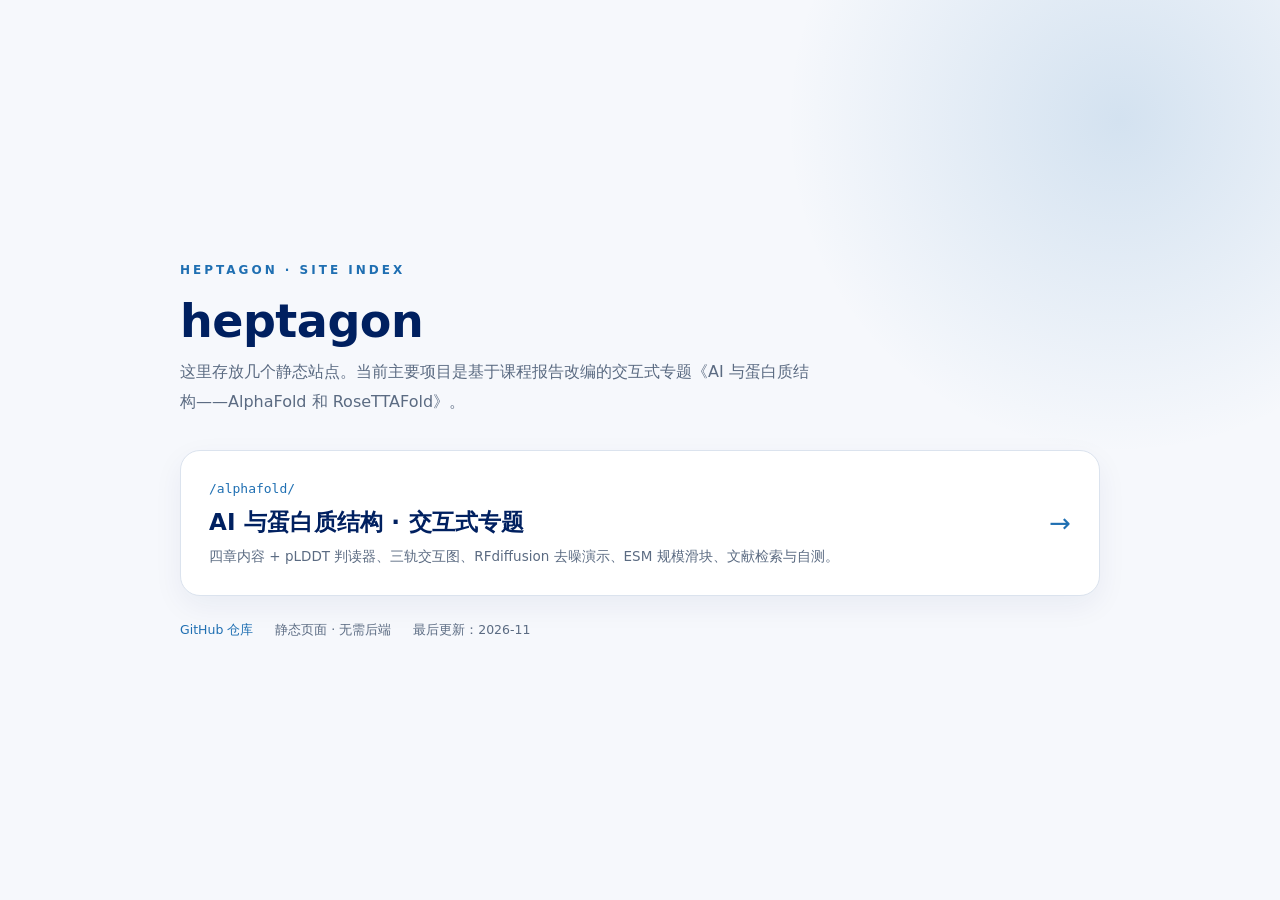
<file: index.html>
<!DOCTYPE html>
<html lang="zh-CN">
<head>
<meta charset="utf-8">
<meta name="viewport" content="width=device-width, initial-scale=1">
<title>heptagon · 站点索引</title>
<meta name="theme-color" content="#002060">
<link rel="stylesheet" href="alphafold/assets/css/site.css">
<style>
  .hub{min-height:100vh;display:flex;align-items:center;justify-content:center;padding:40px 22px;position:relative;overflow:hidden}
  .hub .glow{position:absolute;width:760px;height:760px;border-radius:50%;right:-220px;top:-260px;
    background:radial-gradient(circle at center,rgba(31,111,178,.16),rgba(31,111,178,0) 62%);pointer-events:none}
  .hub-panel{max-width:920px;width:100%;position:relative}
  .hub-panel .kicker{font-size:12px;letter-spacing:3px;color:var(--blue);font-weight:800}
  .hub-panel h1{font-size:46px;line-height:1.14;margin:14px 0 10px;letter-spacing:-.5px}
  .hub-panel p.lead{color:var(--muted);font-size:16px;max-width:640px}
  .entry{
    display:flex;align-items:center;justify-content:space-between;gap:18px;margin-top:34px;
    background:#fff;border:1px solid var(--line);border-radius:20px;padding:26px 28px;text-decoration:none;
    color:inherit;transition:.2s;box-shadow:0 10px 30px rgba(0,32,96,.06);
  }
  .entry:hover{transform:translateY(-3px);box-shadow:var(--shadow);border-color:#c6d7ea;text-decoration:none}
  .entry .t{font-size:13px;color:var(--blue);font-family:var(--mono)}
  .entry h2{font-size:23px;margin:6px 0 6px}
  .entry p{margin:0;color:var(--muted);font-size:13.5px}
  .entry .arrow{font-size:26px;color:var(--blue);transition:.2s}
  .entry:hover .arrow{transform:translateX(6px)}
  .meta{display:flex;gap:22px;flex-wrap:wrap;margin-top:22px;font-size:12.5px;color:var(--muted)}
  .meta a{color:var(--blue)}
  @media (max-width:720px){.hub-panel h1{font-size:32px}.entry{flex-direction:column;align-items:flex-start}}
</style>
</head>
<body>
<div class="hub">
  <div class="glow"></div>
  <div class="hub-panel">
    <div class="kicker">HEPTAGON · SITE INDEX</div>
    <h1>heptagon</h1>
    <p class="lead">这里存放几个静态站点。当前主要项目是基于课程报告改编的交互式专题《AI 与蛋白质结构——AlphaFold 和 RoseTTAFold》。</p>

    <a class="entry" href="alphafold/">
      <div>
        <div class="t">/alphafold/</div>
        <h2>AI 与蛋白质结构 · 交互式专题</h2>
        <p>四章内容 + pLDDT 判读器、三轨交互图、RFdiffusion 去噪演示、ESM 规模滑块、文献检索与自测。</p>
      </div>
      <div class="arrow">→</div>
    </a>

    <div class="meta">
      <span><a href="https://github.com/Heptagon18/heptagon18.github.io" target="_blank" rel="noopener">GitHub 仓库</a></span>
      <span>静态页面 · 无需后端</span>
      <span>最后更新：2026-11</span>
    </div>
  </div>
</div>
</body>
</html>
</file>
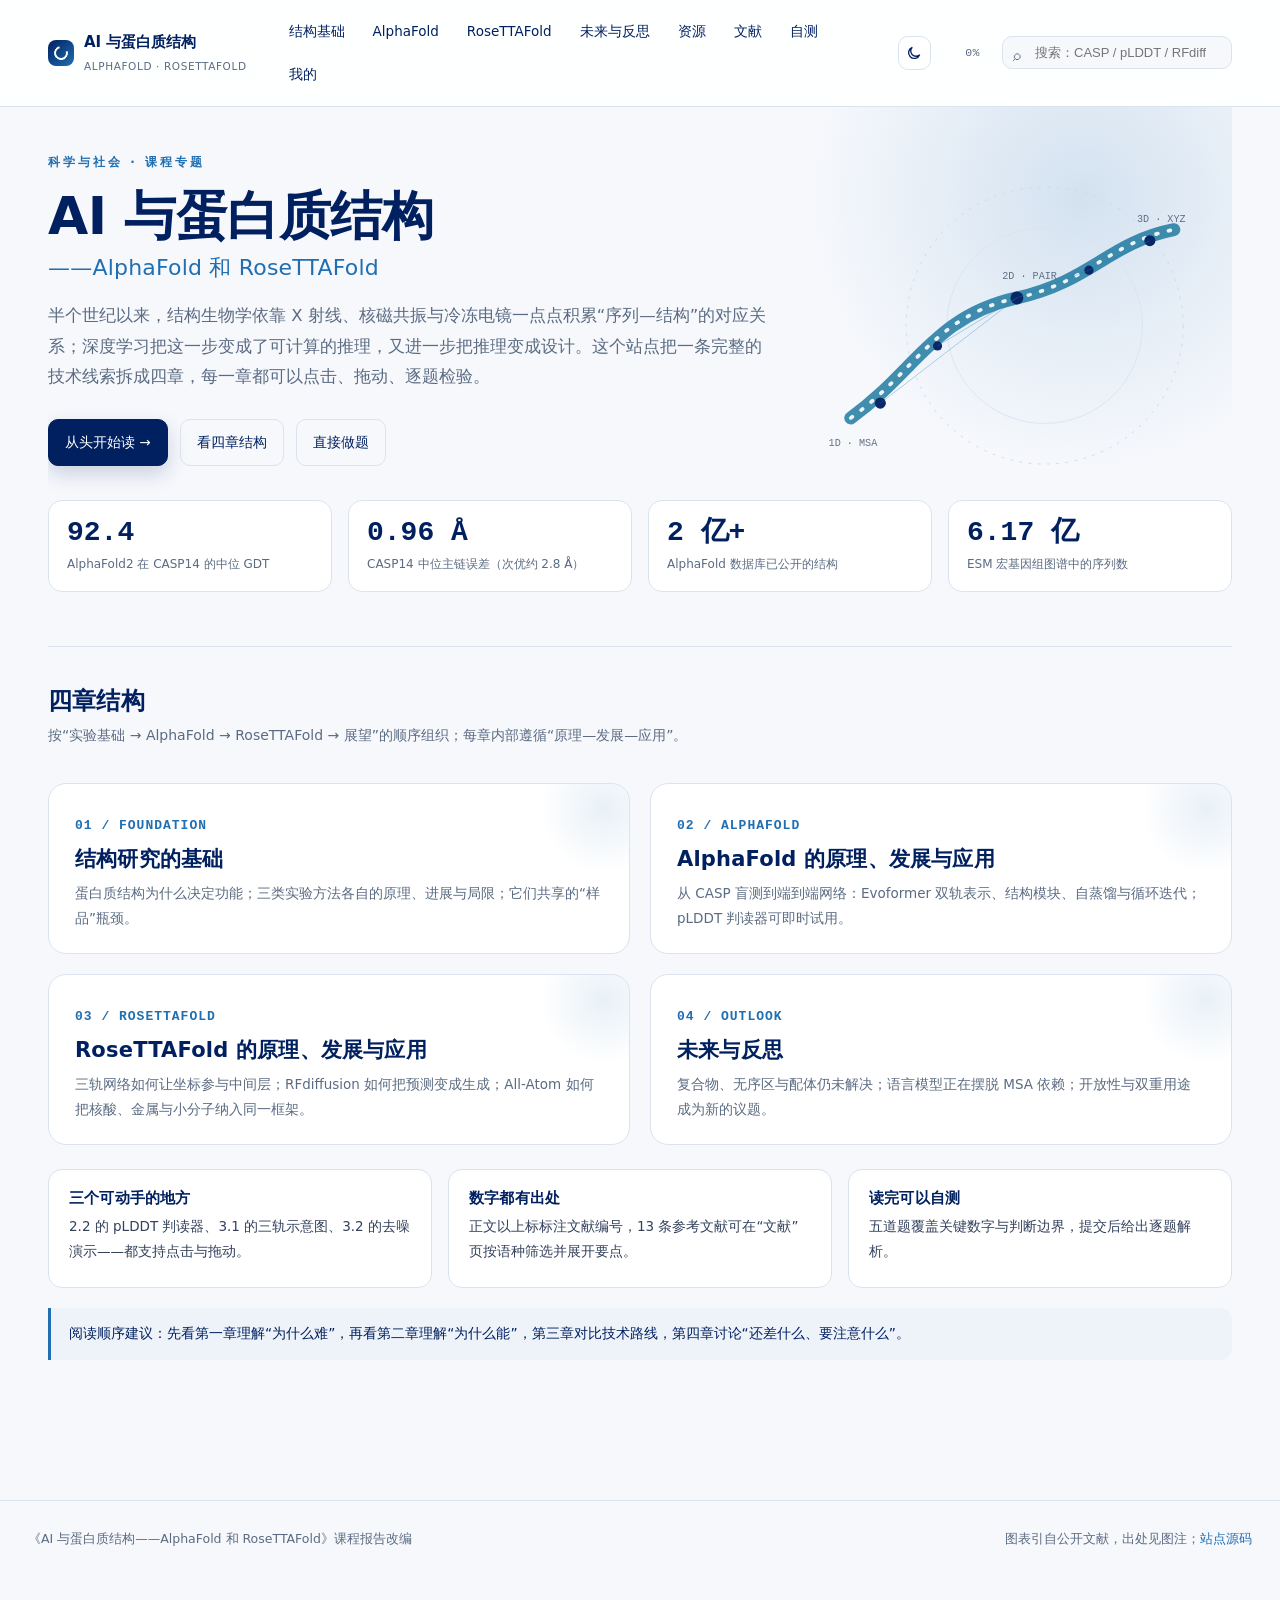
<file: alphafold/index.html>
<!DOCTYPE html>
<html lang="zh-CN">
<head>
<meta charset="utf-8">
<meta name="viewport" content="width=device-width, initial-scale=1">
<title>AI 与蛋白质结构 · AlphaFold 与 RoseTTAFold</title>
<meta name="description" content="从实验解析到深度学习预测、再到蛋白质设计的交互式专题：AlphaFold 与 RoseTTAFold 的原理、发展与应用。">
<link rel="icon" href="data:image/svg+xml,<svg xmlns='http://www.w3.org/2000/svg' viewBox='0 0 64 64'><rect width='64' height='64' rx='14' fill='%23002060'/><circle cx='32' cy='32' r='15' fill='none' stroke='%23fff' stroke-width='4' stroke-dasharray='70 30'/></svg>">
<meta name="theme-color" content="#002060">
<meta property="og:title" content="AI 与蛋白质结构 · AlphaFold 与 RoseTTAFold">
<meta property="og:description" content="从实验解析到深度学习预测、再到蛋白质设计的交互式专题。">
<meta property="og:type" content="website">
<link rel="stylesheet" href="assets/css/site.css?v=2026110601">
<link rel="stylesheet" href="assets/css/extra.css?v=2026110601">
<link rel="stylesheet" href="assets/css/cite.css?v=2026110601">
<link rel="stylesheet" href="assets/css/interact2.css?v=2026110601">
<link rel="stylesheet" href="assets/css/layout.css?v=2026110701">
<link rel="stylesheet" href="assets/css/ux.css?v=2026110713">
</head>
<body>
<div id="progress"></div>
<header class="top">
  <div class="bar">
    <a class="logo" href="index.html"><i></i><span>AI 与蛋白质结构<small>ALPHAFOLD · ROSETTAFOLD</small></span></a>
    <nav class="main">
      <a href="ch1.html">结构基础</a>
      <a href="ch2.html">AlphaFold</a>
      <a href="ch3.html">RoseTTAFold</a>
      <a href="ch4.html">未来与反思</a>
      <a href="resources.html">资源</a>
      <a href="references.html">文献</a>
      <a href="quiz.html">自测</a>
      <a href="me.html">我的</a>
    </nav>
    <button id="menuBtn" aria-label="展开目录" aria-expanded="false">☰</button>
    <span class="pct" id="pct">0%</span>
    <div class="searchwrap">
      <input id="q" type="search" placeholder="搜索：CASP / pLDDT / RFdiffusion" aria-label="站内搜索">
      <div id="hits"></div>
    </div>
  </div>
</header>

<main>
  <section class="hero">
    <div class="glow"></div>

  <svg class="hero-art" viewBox="0 0 520 420" fill="none" xmlns="http://www.w3.org/2000/svg" aria-hidden="true">
    <defs>
      <linearGradient id="rib" x1="0" y1="0" x2="1" y2="1">
        <stop offset="0" stop-color="#1f6fb2"/><stop offset="1" stop-color="#117f86"/>
      </linearGradient>
      <linearGradient id="fade" x1="0" y1="0" x2="1" y2="0">
        <stop offset="0" stop-color="#002060" stop-opacity=".16"/>
        <stop offset="1" stop-color="#002060" stop-opacity="0"/>
      </linearGradient>
      <filter id="soft"><feGaussianBlur stdDeviation="7"/></filter>
    </defs>
    <circle cx="330" cy="200" r="150" stroke="#c9d8ea" stroke-dasharray="3 7"/>
    <circle cx="330" cy="200" r="106" stroke="#dbe3ee"/>
    <path d="M120 300 C190 250 210 190 300 170 C380 152 400 110 470 96"
          stroke="url(#rib)" stroke-width="14" stroke-linecap="round" opacity=".85"/>
    <path d="M120 300 C190 250 210 190 300 170 C380 152 400 110 470 96"
          stroke="#fff" stroke-width="4" stroke-dasharray="2 12" stroke-linecap="round" opacity=".9"/>
    <g class="nodes" fill="#002060">
      <circle cx="152" cy="284" r="6"/><circle cx="214" cy="222" r="5"/>
      <circle cx="300" cy="170" r="7"/><circle cx="378" cy="140" r="5"/>
      <circle cx="444" cy="108" r="6"/>
    </g>
    <g stroke="#1f6fb2" stroke-opacity=".35">
      <path d="M152 284 L300 170"/><path d="M214 222 L300 170"/>
      <path d="M378 140 L300 170"/><path d="M444 108 L378 140"/>
    </g>
    <g font-family="Cascadia Mono, monospace" font-size="11" fill="#5b6b82">
      <text x="96" y="330">1D · MSA</text>
      <text x="284" y="150">2D · PAIR</text>
      <text x="430" y="88">3D · XYZ</text>
    </g>
  </svg>

    <div class="kicker">科学与社会 · 课程专题</div>
    <h1>AI 与蛋白质结构</h1>
    <h2>——AlphaFold 和 RoseTTAFold</h2>
    <p class="lead">半个世纪以来，结构生物学依靠 X 射线、核磁共振与冷冻电镜一点点积累“序列—结构”的对应关系；深度学习把这一步变成了可计算的推理，又进一步把推理变成设计。这个站点把一条完整的技术线索拆成四章，每一章都可以点击、拖动、逐题检验。</p>
    <div class="cta">
      <a class="btn primary" href="ch1.html">从头开始读 →</a>
      <a class="btn ghost" href="#chapters">看四章结构</a>
      <a class="btn ghost" href="quiz.html">直接做题</a>
    </div>
    <div class="facts">
      <div class="fact reveal"><b>92.4</b><span>AlphaFold2 在 CASP14 的中位 GDT</span></div>
      <div class="fact reveal"><b>0.96 Å</b><span>CASP14 中位主链误差（次优约 2.8 Å）</span></div>
      <div class="fact reveal"><b>2 亿+</b><span>AlphaFold 数据库已公开的结构</span></div>
      <div class="fact reveal"><b>6.17 亿</b><span>ESM 宏基因组图谱中的序列数</span></div>
    </div>
  </section>

  <section id="chapters" style="padding:38px 0 10px">
    <h2 style="font-size:24px">四章结构</h2>
    <p style="color:var(--muted);font-size:14px;margin-top:6px">按“实验基础 → AlphaFold → RoseTTAFold → 展望”的顺序组织；每章内部遵循“原理—发展—应用”。</p>
    <div class="cards">
      <a class="card-link reveal" href="ch1.html">
        <span class="n">01 / FOUNDATION</span>
        <h3>结构研究的基础</h3>
        <p>蛋白质结构为什么决定功能；三类实验方法各自的原理、进展与局限；它们共享的“样品”瓶颈。</p>
        <span class="go">阅读本章 →</span>
      </a>
      <a class="card-link reveal" href="ch2.html">
        <span class="n">02 / ALPHAFOLD</span>
        <h3>AlphaFold 的原理、发展与应用</h3>
        <p>从 CASP 盲测到端到端网络：Evoformer 双轨表示、结构模块、自蒸馏与循环迭代；pLDDT 判读器可即时试用。</p>
        <span class="go">阅读本章 →</span>
      </a>
      <a class="card-link reveal" href="ch3.html">
        <span class="n">03 / ROSETTAFOLD</span>
        <h3>RoseTTAFold 的原理、发展与应用</h3>
        <p>三轨网络如何让坐标参与中间层；RFdiffusion 如何把预测变成生成；All-Atom 如何把核酸、金属与小分子纳入同一框架。</p>
        <span class="go">阅读本章 →</span>
      </a>
      <a class="card-link reveal" href="ch4.html">
        <span class="n">04 / OUTLOOK</span>
        <h3>未来与反思</h3>
        <p>复合物、无序区与配体仍未解决；语言模型正在摆脱 MSA 依赖；开放性与双重用途成为新的议题。</p>
        <span class="go">阅读本章 →</span>
      </a>
    </div>
  </section>

  <section style="padding:14px 0 30px">
    <div class="grid3">
      <div class="card reveal">
        <h4>三个可动手的地方</h4>
        <p>2.2 的 pLDDT 判读器、3.1 的三轨示意图、3.2 的去噪演示——都支持点击与拖动。</p>
      </div>
      <div class="card reveal">
        <h4>数字都有出处</h4>
        <p>正文以上标标注文献编号，13 条参考文献可在“文献”页按语种筛选并展开要点。</p>
      </div>
      <div class="card reveal">
        <h4>读完可以自测</h4>
        <p>五道题覆盖关键数字与判断边界，提交后给出逐题解析。</p>
      </div>
    </div>
    <div class="note reveal">
      阅读顺序建议：先看第一章理解“为什么难”，再看第二章理解“为什么能”，第三章对比技术路线，第四章讨论“还差什么、要注意什么”。
    </div>
  </section>
</main>

<footer class="site">
  <div class="in">
    <span>《AI 与蛋白质结构——AlphaFold 和 RoseTTAFold》课程报告改编</span>
    <span>图表引自公开文献，出处见图注；<a href="https://github.com/Heptagon18/heptagon18.github.io" target="_blank" rel="noopener">站点源码</a></span>
  </div>
</footer>
<script src="assets/js/core.js?v=2026110601"></script>
<script src="assets/js/widgets.js?v=2026110601"></script>
<script src="assets/js/extra.js?v=2026110601"></script>
<script src="assets/js/cite.js?v=2026110601"></script>
<script src="assets/js/interact2.js?v=2026110601"></script>
<script src="assets/js/ux.js?v=2026110713"></script>
<button id="fab" aria-label="回到顶部">↑</button>
</body>
</html>
</file>
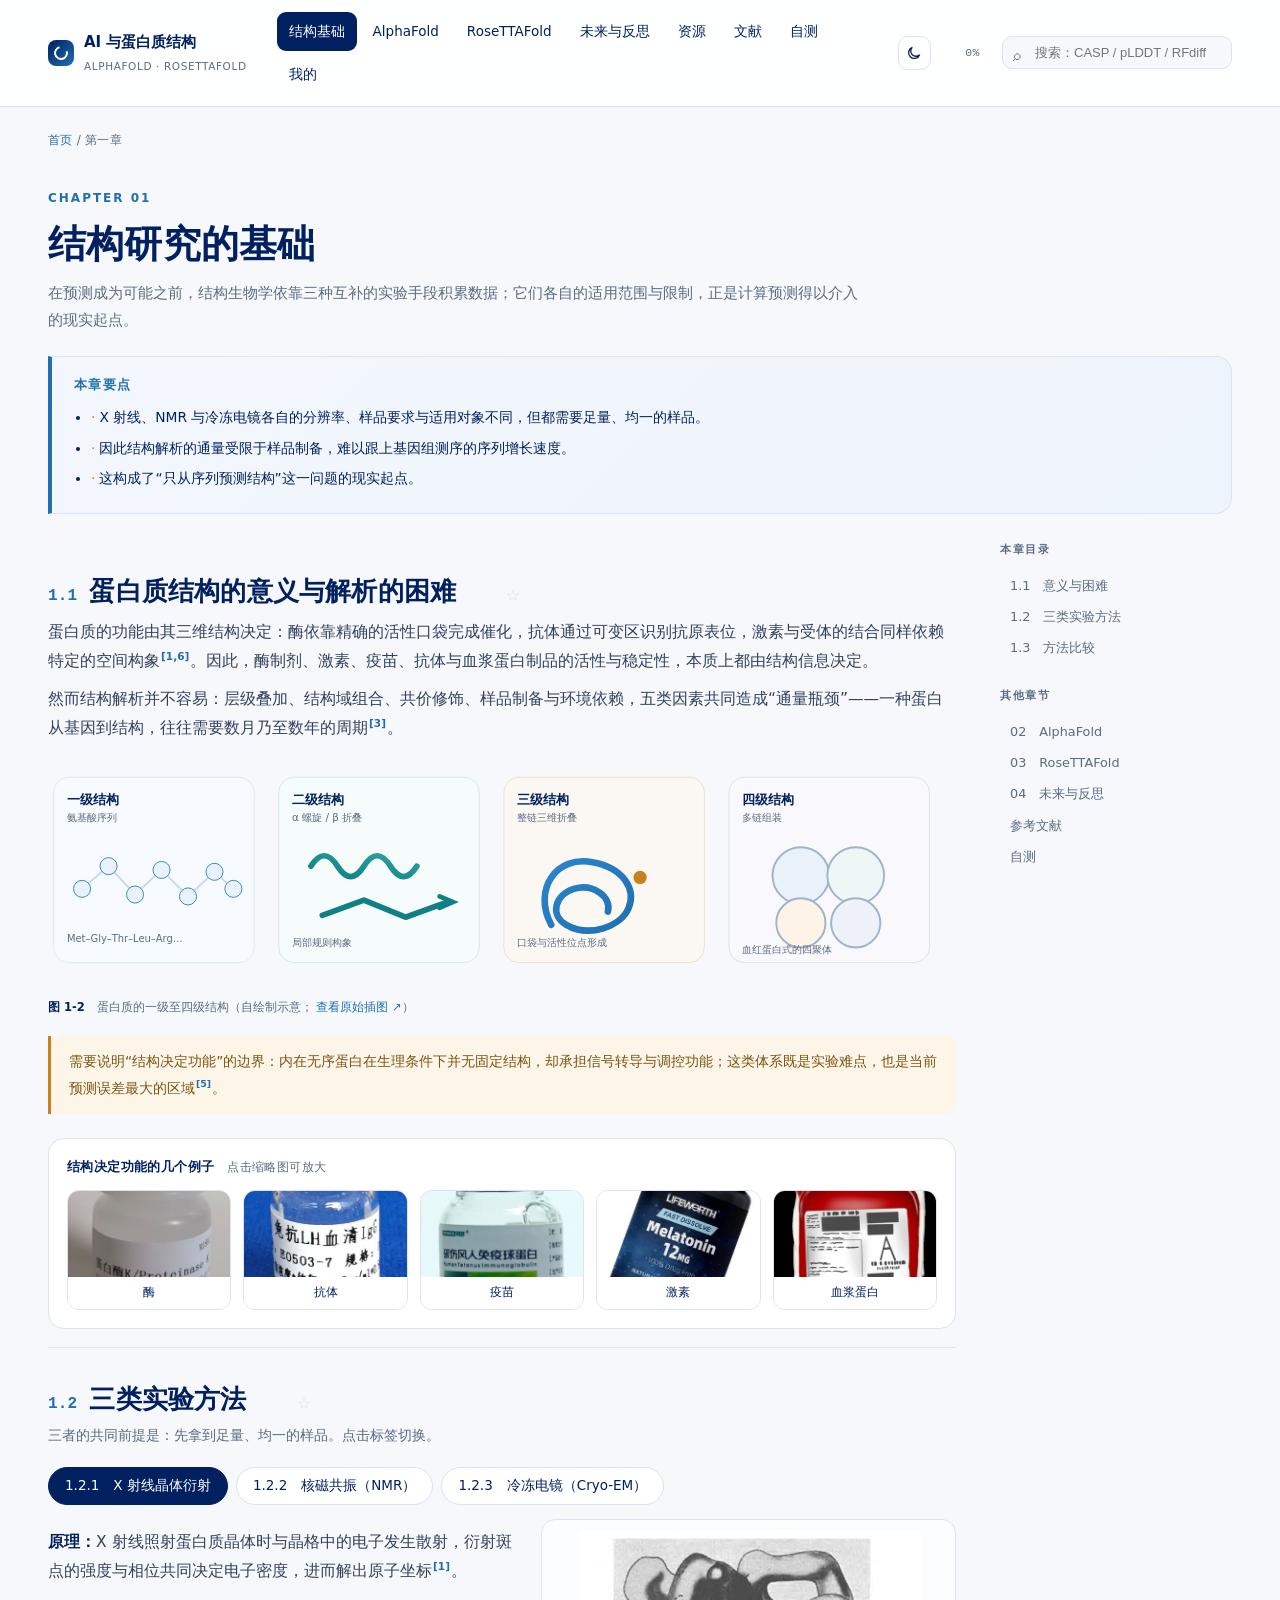
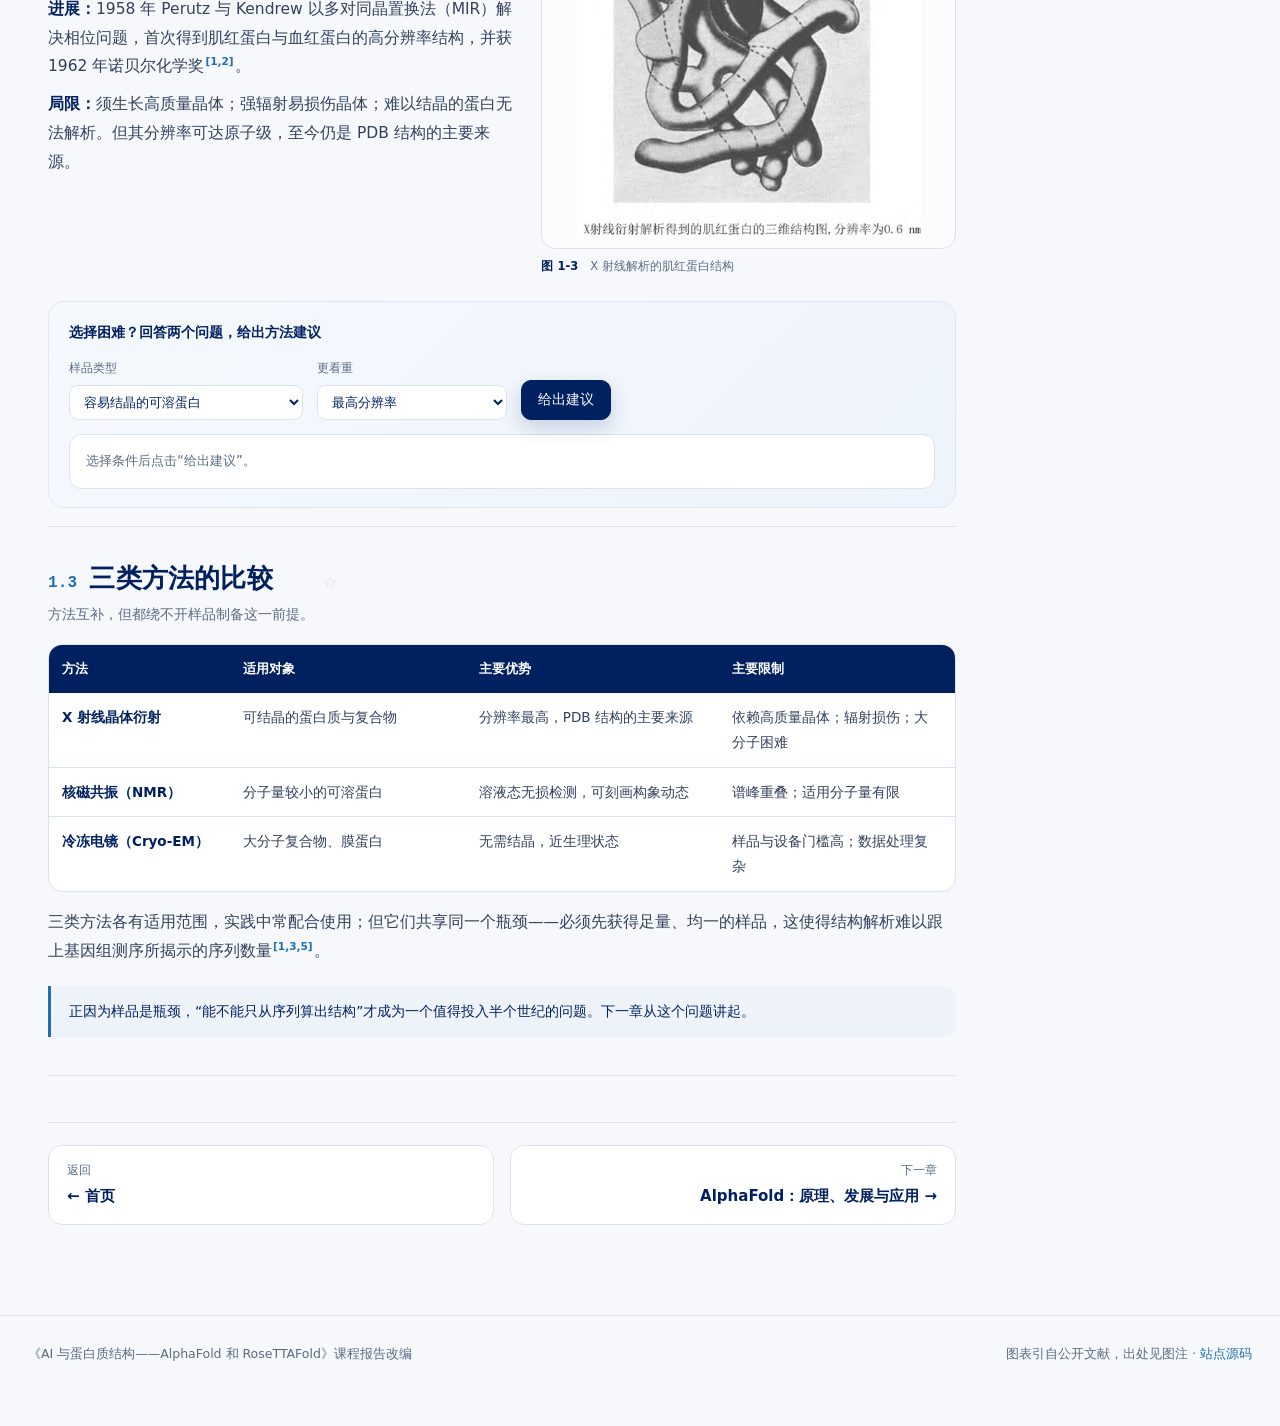
<file: alphafold/ch1.html>
<!DOCTYPE html>
<html lang="zh-CN">
<head>
<meta charset="utf-8">
<meta name="viewport" content="width=device-width, initial-scale=1">
<title>01 结构研究的基础 · AI 与蛋白质结构</title>
<meta name="theme-color" content="#002060">
<meta property="og:title" content="AI 与蛋白质结构 · AlphaFold 与 RoseTTAFold">
<meta property="og:description" content="从实验解析到深度学习预测、再到蛋白质设计的交互式专题。">
<meta property="og:type" content="website">
<link rel="stylesheet" href="assets/css/site.css?v=2026110601">
<link rel="stylesheet" href="assets/css/extra.css?v=2026110601">
<link rel="stylesheet" href="assets/css/cite.css?v=2026110601">
<link rel="stylesheet" href="assets/css/interact2.css?v=2026110601">
<link rel="stylesheet" href="assets/css/layout.css?v=2026110701">
<link rel="stylesheet" href="assets/css/ux.css?v=2026110713">
</head>
<body>
<div id="progress"></div>
<header class="top">
  <div class="bar">
    <a class="logo" href="index.html"><i></i><span>AI 与蛋白质结构<small>ALPHAFOLD · ROSETTAFOLD</small></span></a>
    <nav class="main">
      <a href="ch1.html">结构基础</a>
      <a href="ch2.html">AlphaFold</a>
      <a href="ch3.html">RoseTTAFold</a>
      <a href="ch4.html">未来与反思</a>
      <a href="resources.html">资源</a>
      <a href="references.html">文献</a>
      <a href="quiz.html">自测</a>
      <a href="me.html">我的</a>
    </nav>
    <button id="menuBtn" aria-label="展开目录" aria-expanded="false">☰</button>
    <span class="pct" id="pct">0%</span>
    <div class="searchwrap">
      <input id="q" type="search" placeholder="搜索：CASP / pLDDT / RFdiffusion" aria-label="站内搜索">
      <div id="hits"></div>
    </div>
  </div>
</header>

<main>
  <div class="crumb"><a href="index.html">首页</a> / 第一章</div>
  <div class="page-head">
    <div class="kicker">CHAPTER 01</div>
    <h1>结构研究的基础</h1>
    <p>在预测成为可能之前，结构生物学依靠三种互补的实验手段积累数据；它们各自的适用范围与限制，正是计算预测得以介入的现实起点。</p>
  </div>

  <div class="takeaway reveal">
    <b>本章要点</b>
    <ul><li>X 射线、NMR 与冷冻电镜各自的分辨率、样品要求与适用对象不同，但都需要足量、均一的样品。</li><li>因此结构解析的通量受限于样品制备，难以跟上基因组测序的序列增长速度。</li><li>这构成了“只从序列预测结构”这一问题的现实起点。</li></ul>
  </div>

  <div class="layout">
    <article>
      <section class="sec" id="s11">
        <h2><span class="num">1.1</span>蛋白质结构的意义与解析的困难</h2>
        <div class="reveal">
            <p>蛋白质的功能由其三维结构决定：酶依靠精确的活性口袋完成催化，抗体通过可变区识别抗原表位，激素与受体的结合同样依赖特定的空间构象<sup class="cite">[1,6]</sup>。因此，酶制剂、激素、疫苗、抗体与血浆蛋白制品的活性与稳定性，本质上都由结构信息决定。</p>
            <p>然而结构解析并不容易：层级叠加、结构域组合、共价修饰、样品制备与环境依赖，五类因素共同造成“通量瓶颈”——一种蛋白从基因到结构，往往需要数月乃至数年的周期<sup class="cite">[3]</sup>。</p>
          </div>

        <figure class="levels-fig reveal">
          <svg viewBox="0 0 960 236" role="img" aria-label="蛋白质的一级到四级结构示意">
            <defs>
              <linearGradient id="lvA" x1="0" y1="0" x2="1" y2="1">
                <stop offset="0" stop-color="#2a86cf"/><stop offset="1" stop-color="#1f6fb2"/>
              </linearGradient>
              <linearGradient id="lvB" x1="0" y1="1" x2="1" y2="0">
                <stop offset="0" stop-color="#117f86"/><stop offset="1" stop-color="#2aa39c"/>
              </linearGradient>
            </defs>

            <g transform="translate(0,0)">
              <rect x="6" y="14" width="212" height="196" rx="16" fill="#f7fbff" stroke="#dbe7f6"/>
              <text x="20" y="42" font-size="14" font-weight="700" fill="#002060">一级结构</text>
              <text x="20" y="60" font-size="11" fill="#5b6b82">氨基酸序列</text>
              <g>
                <path d="M36 132 L64 108 L92 138 L120 112 L148 140 L176 114 L196 132"
                      fill="none" stroke="#c9d8ea" stroke-width="2"/>
                <circle cx="36" cy="132" r="9" fill="#e9f2fb" stroke="#2a86cf"/>
                <circle cx="64" cy="108" r="9" fill="#e9f2fb" stroke="#2a86cf"/>
                <circle cx="92" cy="138" r="9" fill="#e9f2fb" stroke="#2a86cf"/>
                <circle cx="120" cy="112" r="9" fill="#e9f2fb" stroke="#2a86cf"/>
                <circle cx="148" cy="140" r="9" fill="#e9f2fb" stroke="#2a86cf"/>
                <circle cx="176" cy="114" r="9" fill="#e9f2fb" stroke="#2a86cf"/>
                <circle cx="196" cy="132" r="9" fill="#e9f2fb" stroke="#2a86cf"/>
              </g>
              <text x="20" y="188" font-size="10.5" fill="#5b6b82">Met–Gly–Thr–Leu–Arg…</text>
            </g>

            <g transform="translate(238,0)">
              <rect x="6" y="14" width="212" height="196" rx="16" fill="#f6fbfb" stroke="#d3e7e6"/>
              <text x="20" y="42" font-size="14" font-weight="700" fill="#002060">二级结构</text>
              <text x="20" y="60" font-size="11" fill="#5b6b82">α 螺旋 / β 折叠</text>
              <path d="M40 108 q14 -22 28 0 q14 22 28 0 q14 -22 28 0 q14 22 28 0"
                    fill="none" stroke="url(#lvB)" stroke-width="6" stroke-linecap="round"/>
              <path d="M52 160 L96 144 L140 162 L184 146" fill="none" stroke="#117f86" stroke-width="6"
                    stroke-linecap="round" stroke-linejoin="round"/>
              <path d="M176 140 l14 6 l-14 6" fill="none" stroke="#117f86" stroke-width="5" stroke-linecap="round"/>
              <text x="20" y="192" font-size="10.5" fill="#5b6b82">局部规则构象</text>
            </g>

            <g transform="translate(476,0)">
              <rect x="6" y="14" width="212" height="196" rx="16" fill="#fbf8f4" stroke="#eee0cc"/>
              <text x="20" y="42" font-size="14" font-weight="700" fill="#002060">三级结构</text>
              <text x="20" y="60" font-size="11" fill="#5b6b82">整链三维折叠</text>
              <path d="M56 170 C36 132 62 96 100 104 C132 110 146 132 138 152 C130 172 96 184 72 170
                       C54 160 60 138 80 132 C100 126 120 140 116 156"
                    fill="none" stroke="url(#lvA)" stroke-width="7" stroke-linecap="round"/>
              <circle cx="150" cy="120" r="7" fill="#c9801d"/>
              <text x="20" y="192" font-size="10.5" fill="#5b6b82">口袋与活性位点形成</text>
            </g>

            <g transform="translate(714,0)">
              <rect x="6" y="14" width="212" height="196" rx="16" fill="#f9f9fd" stroke="#dddff0"/>
              <text x="20" y="42" font-size="14" font-weight="700" fill="#002060">四级结构</text>
              <text x="20" y="60" font-size="11" fill="#5b6b82">多链组装</text>
              <g stroke="#9fb3cc" stroke-width="2">
                <circle cx="82" cy="118" r="30" fill="#e9f2fb"/>
                <circle cx="140" cy="118" r="30" fill="#eef7f6"/>
                <circle cx="82" cy="168" r="26" fill="#fdf3e6"/>
                <circle cx="140" cy="168" r="26" fill="#eff1fa"/>
              </g>
              <text x="20" y="200" font-size="10.5" fill="#5b6b82">血红蛋白式的四聚体</text>
            </g>
          </svg>
          <figcaption><b>图 1-2</b>　蛋白质的一级至四级结构（自绘制示意；
            <a href="#" class="open-orig" data-src="assets/img/a_levels.png"
               data-cap="一级至四级结构示意（原始插图）">查看原始插图 ↗</a>）</figcaption>
        </figure>

        <div class="note warn reveal">需要说明“结构决定功能”的边界：内在无序蛋白在生理条件下并无固定结构，却承担信号转导与调控功能；这类体系既是实验难点，也是当前预测误差最大的区域<sup class="cite">[5]</sup>。</div>

        <div class="strip reveal">
          <div class="strip-head">结构决定功能的几个例子 <span>点击缩略图可放大</span></div>
          <div class="strip-row">
            <button class="thumb" data-cap="酶：精确的活性口袋决定催化效率与底物专一性" data-src="assets/img/a_enzyme.jpg">
              <img src="assets/img/a_enzyme.jpg" alt="酶"><span>酶</span></button>
            <button class="thumb" data-cap="抗体：可变区识别抗原表位，决定结合特异性" data-src="assets/img/a_antibody.jpg">
              <img src="assets/img/a_antibody.jpg" alt="抗体"><span>抗体</span></button>
            <button class="thumb" data-cap="疫苗：抗原构象决定免疫原性与稳定性" data-src="assets/img/a_vaccine.jpg">
              <img src="assets/img/a_vaccine.jpg" alt="疫苗"><span>疫苗</span></button>
            <button class="thumb" data-cap="激素：与受体结合的构象决定信号强度" data-src="assets/img/a_hormone.jpg">
              <img src="assets/img/a_hormone.jpg" alt="激素"><span>激素</span></button>
            <button class="thumb" data-cap="血浆蛋白：折叠状态影响运输与稳定性" data-src="assets/img/a_plasma.jpg">
              <img src="assets/img/a_plasma.jpg" alt="血浆蛋白"><span>血浆蛋白</span></button>
          </div>
        </div>
      </section>

      <section class="sec" id="s12">
        <h2><span class="num">1.2</span>三类实验方法</h2>
        <div class="sub">三者的共同前提是：先拿到足量、均一的样品。点击标签切换。</div>
        <div class="tabs" data-tabs="#m1,#m2,#m3">
          <button class="tab on">1.2.1　X 射线晶体衍射</button>
          <button class="tab">1.2.2　核磁共振（NMR）</button>
          <button class="tab">1.2.3　冷冻电镜（Cryo-EM）</button>
        </div>
        <div class="panel on reveal" id="m1">
          <div class="grid2 narrow">
            <div>
              <p><span class="key">原理：</span>X 射线照射蛋白质晶体时与晶格中的电子发生散射，衍射斑点的强度与相位共同决定电子密度，进而解出原子坐标<sup class="cite">[1]</sup>。</p>
              <p><span class="key">进展：</span>1958 年 Perutz 与 Kendrew 以多对同晶置换法（MIR）解决相位问题，首次得到肌红蛋白与血红蛋白的高分辨率结构，并获 1962 年诺贝尔化学奖<sup class="cite">[1,2]</sup>。</p>
              <p><span class="key">局限：</span>须生长高质量晶体；强辐射易损伤晶体；难以结晶的蛋白无法解析。但其分辨率可达原子级，至今仍是 PDB 结构的主要来源。</p>
            </div>
            <figure><div class="frame"><img src="assets/img/a_xray_struct.png" alt="X 射线解析的肌红蛋白结构"></div><figcaption><b>图 1-3</b>　X 射线解析的肌红蛋白结构</figcaption></figure>
          </div>
        </div>
        <div class="panel reveal" id="m2">
          <div class="grid2 narrow">
            <div>
              <p><span class="key">原理：</span>强磁场中的原子核（¹H、¹³C、¹⁵N）在射频激发下发生能级跃迁，共振频率随化学环境而变；由化学位移、标量耦合与 NOE 可推得距离与二面角约束<sup class="cite">[1]</sup>。</p>
              <p><span class="key">进展：</span>Wüthrich 于 1977 年将二维 NMR 用于生物大分子，1985 年报道首个 NMR 蛋白质结构，获 2002 年诺贝尔化学奖。</p>
              <p><span class="key">优点与局限：</span>溶液态、可刻画构象动态；但适用分子量有限，谱峰重叠严重。它给出的不是单一构象，而是构象系综——这正是多数预测模型难以表达的。</p>
            </div>
            <figure><div class="frame"><img src="assets/img/a_nmr_spec.png" alt="NMR 测定的结构"></div><figcaption><b>图 1-5</b>　NMR 测定的锌指结构</figcaption></figure>
          </div>
        </div>
        <div class="panel reveal" id="m3">
          <div class="grid2 narrow">
            <div>
              <p><span class="key">原理：</span>样品毫秒级速冻包埋于玻璃态冰中保持近天然构象，低剂量电子成像后对大量颗粒投影做三维重构<sup class="cite">[1]</sup>。</p>
              <p><span class="key">进展：</span>1968 年重建噬菌体尾部结构，1975 年解析视紫红质蛋白，2017 年获诺贝尔化学奖；2019 年 52 kDa 链霉亲和素达 0.32 nm。</p>
              <p><span class="key">局限：</span>样品与设备门槛高、数据量巨大；小分子量与低均一性样品仍困难。电镜密度图的低分辨率区域，恰可由预测模型填补。</p>
            </div>
            <figure><div class="frame"><img src="assets/img/a_cryoem.jpg" alt="冷冻电镜结构"></div><figcaption><b>图 1-7</b>　冷冻电镜密度图与结构</figcaption></figure>
          </div>
        </div>

        <div class="picker reveal">
          <div class="picker-head">选择困难？回答两个问题，给出方法建议</div>
          <div class="picker-row">
            <label>样品类型
              <select id="pkSample">
                <option value="crystal">容易结晶的可溶蛋白</option>
                <option value="membrane">膜蛋白 / 大分子复合物</option>
                <option value="small">小分子量可溶蛋白（&lt; 30 kDa）</option>
                <option value="flex">构象不均一、需要看动态</option>
              </select>
            </label>
            <label>更看重
              <select id="pkGoal">
                <option value="res">最高分辨率</option>
                <option value="native">近生理状态</option>
                <option value="dyn">动态与构象系综</option>
                <option value="fast">无需结晶、周期短</option>
              </select>
            </label>
            <button class="btn primary" id="pkGo">给出建议</button>
          </div>
          <div class="picker-out" id="pkOut">选择条件后点击“给出建议”。</div>
        </div>
      </section>

      <section class="sec" id="s13">
        <h2><span class="num">1.3</span>三类方法的比较</h2>
        <div class="sub">方法互补，但都绕不开样品制备这一前提。</div>
        <div class="tablewrap reveal">
          <table class="cmp">
            <thead><tr><th style="width:20%">方法</th><th style="width:26%">适用对象</th><th style="width:28%">主要优势</th><th>主要限制</th></tr></thead>
            <tbody>
              <tr><td>X 射线晶体衍射</td><td>可结晶的蛋白质与复合物</td><td>分辨率最高，PDB 结构的主要来源</td><td>依赖高质量晶体；辐射损伤；大分子困难</td></tr>
              <tr><td>核磁共振（NMR）</td><td>分子量较小的可溶蛋白</td><td>溶液态无损检测，可刻画构象动态</td><td>谱峰重叠；适用分子量有限</td></tr>
              <tr><td>冷冻电镜（Cryo-EM）</td><td>大分子复合物、膜蛋白</td><td>无需结晶，近生理状态</td><td>样品与设备门槛高；数据处理复杂</td></tr>
            </tbody>
          </table>
        </div>
        <p style="margin-top:16px">三类方法各有适用范围，实践中常配合使用；但它们共享同一个瓶颈——必须先获得足量、均一的样品，这使得结构解析难以跟上基因组测序所揭示的序列数量<sup class="cite">[1,3,5]</sup>。</p>
        <div class="note reveal">正因为样品是瓶颈，“能不能只从序列算出结构”才成为一个值得投入半个世纪的问题。下一章从这个问题讲起。</div>
      </section>

      <div class="pager">
        <a href="index.html"><small>返回</small><b>← 首页</b></a>
        <a class="next" href="ch2.html"><small>下一章</small><b>AlphaFold：原理、发展与应用 →</b></a>
      </div>
    </article>

    <aside class="rail">
      <h5>本章目录</h5>
      <a href="#s11">1.1　意义与困难</a>
      <a href="#s12">1.2　三类实验方法</a>
      <a href="#s13">1.3　方法比较</a>
      <h5 style="margin-top:22px">其他章节</h5>
      <a href="ch2.html">02　AlphaFold</a>
      <a href="ch3.html">03　RoseTTAFold</a>
      <a href="ch4.html">04　未来与反思</a>
      <a href="references.html">参考文献</a>
      <a href="quiz.html">自测</a>
    </aside>
  </div>
</main>

<footer class="site">
  <div class="in">
    <span>《AI 与蛋白质结构——AlphaFold 和 RoseTTAFold》课程报告改编</span>
    <span>图表引自公开文献，出处见图注 · <a href="https://github.com/Heptagon18/heptagon18.github.io" target="_blank" rel="noopener">站点源码</a></span>
  </div>
</footer>
<script src="assets/js/core.js?v=2026110601"></script>
<script src="assets/js/widgets.js?v=2026110601"></script>
<script src="assets/js/extra.js?v=2026110601"></script>
<script src="assets/js/cite.js?v=2026110601"></script>
<script src="assets/js/interact2.js?v=2026110601"></script>
<script src="assets/js/ux.js?v=2026110713"></script>
<button id="fab" aria-label="回到顶部">↑</button>

<div id="lightbox" class="lightbox" aria-hidden="true">
  <figure>
    <img id="lbImg" alt="">
    <figcaption id="lbCap"></figcaption>
  </figure>
</div>
</body>
</html>
</file>
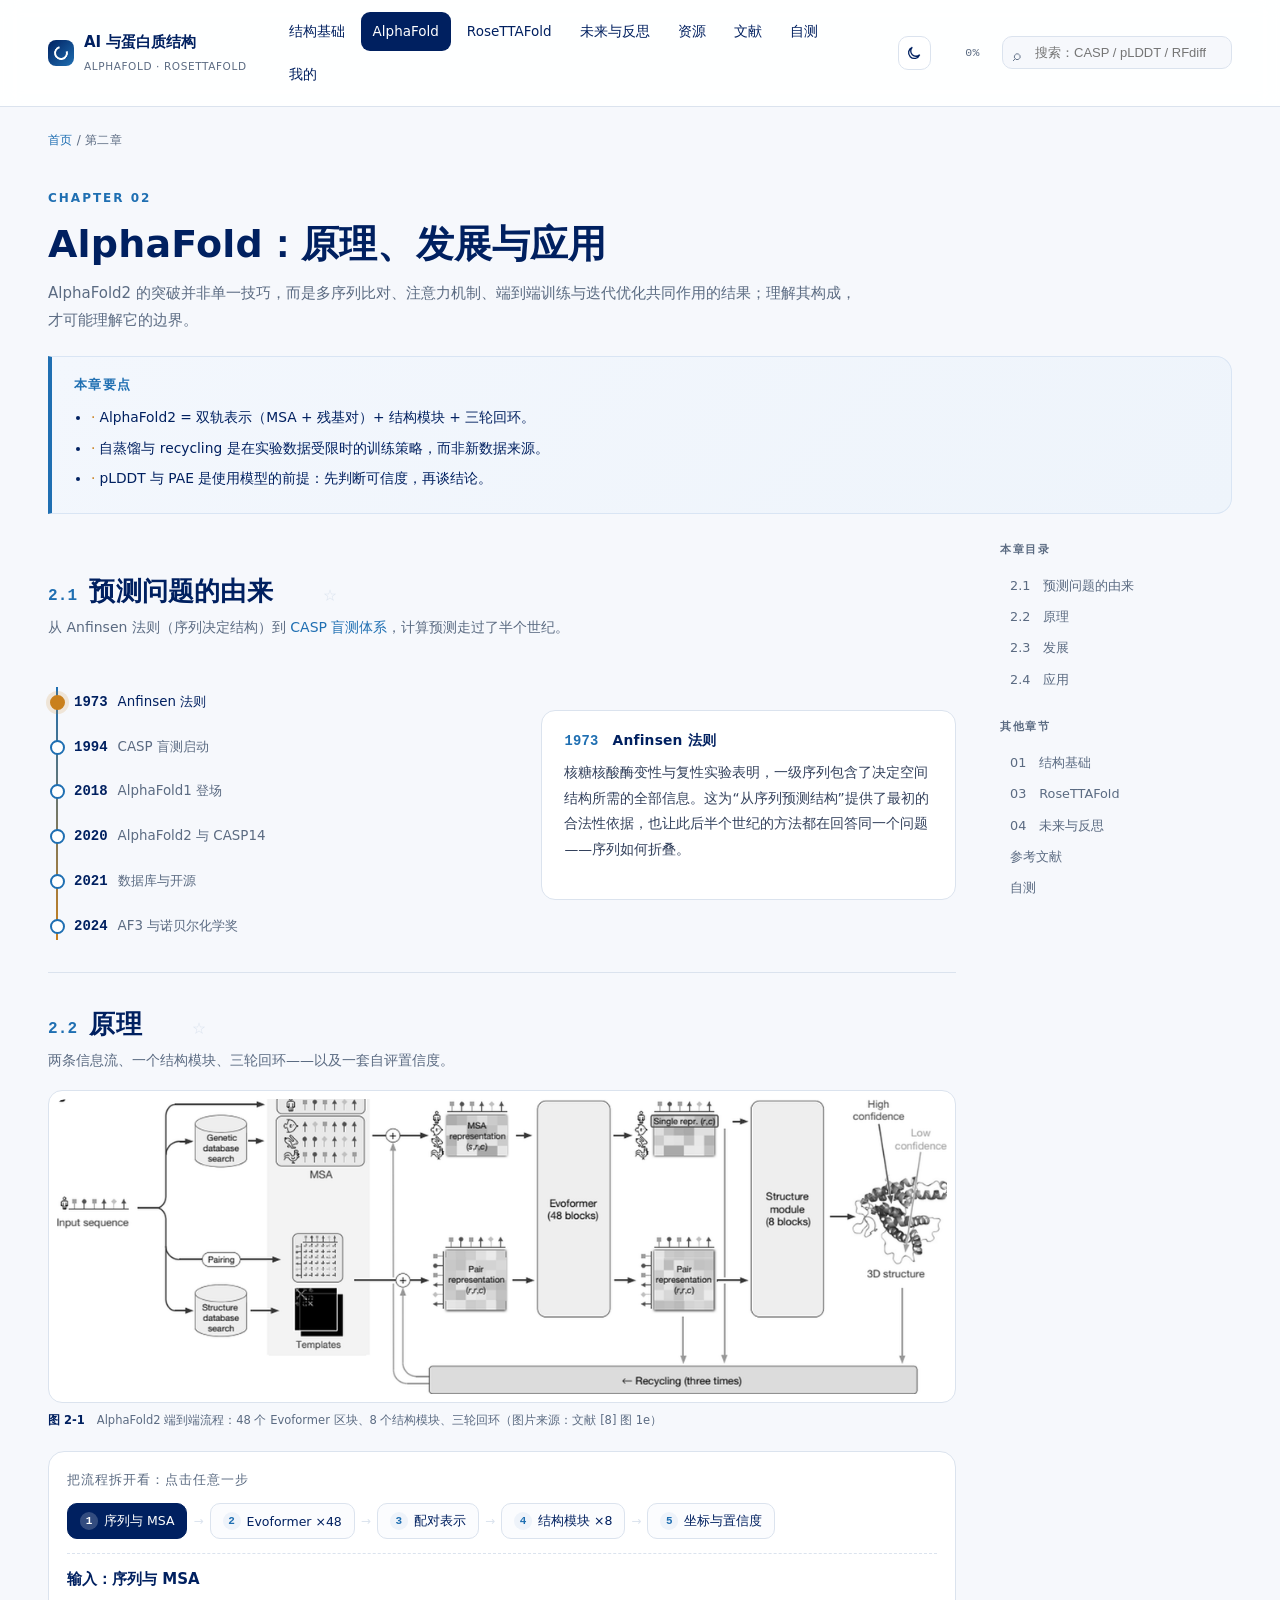
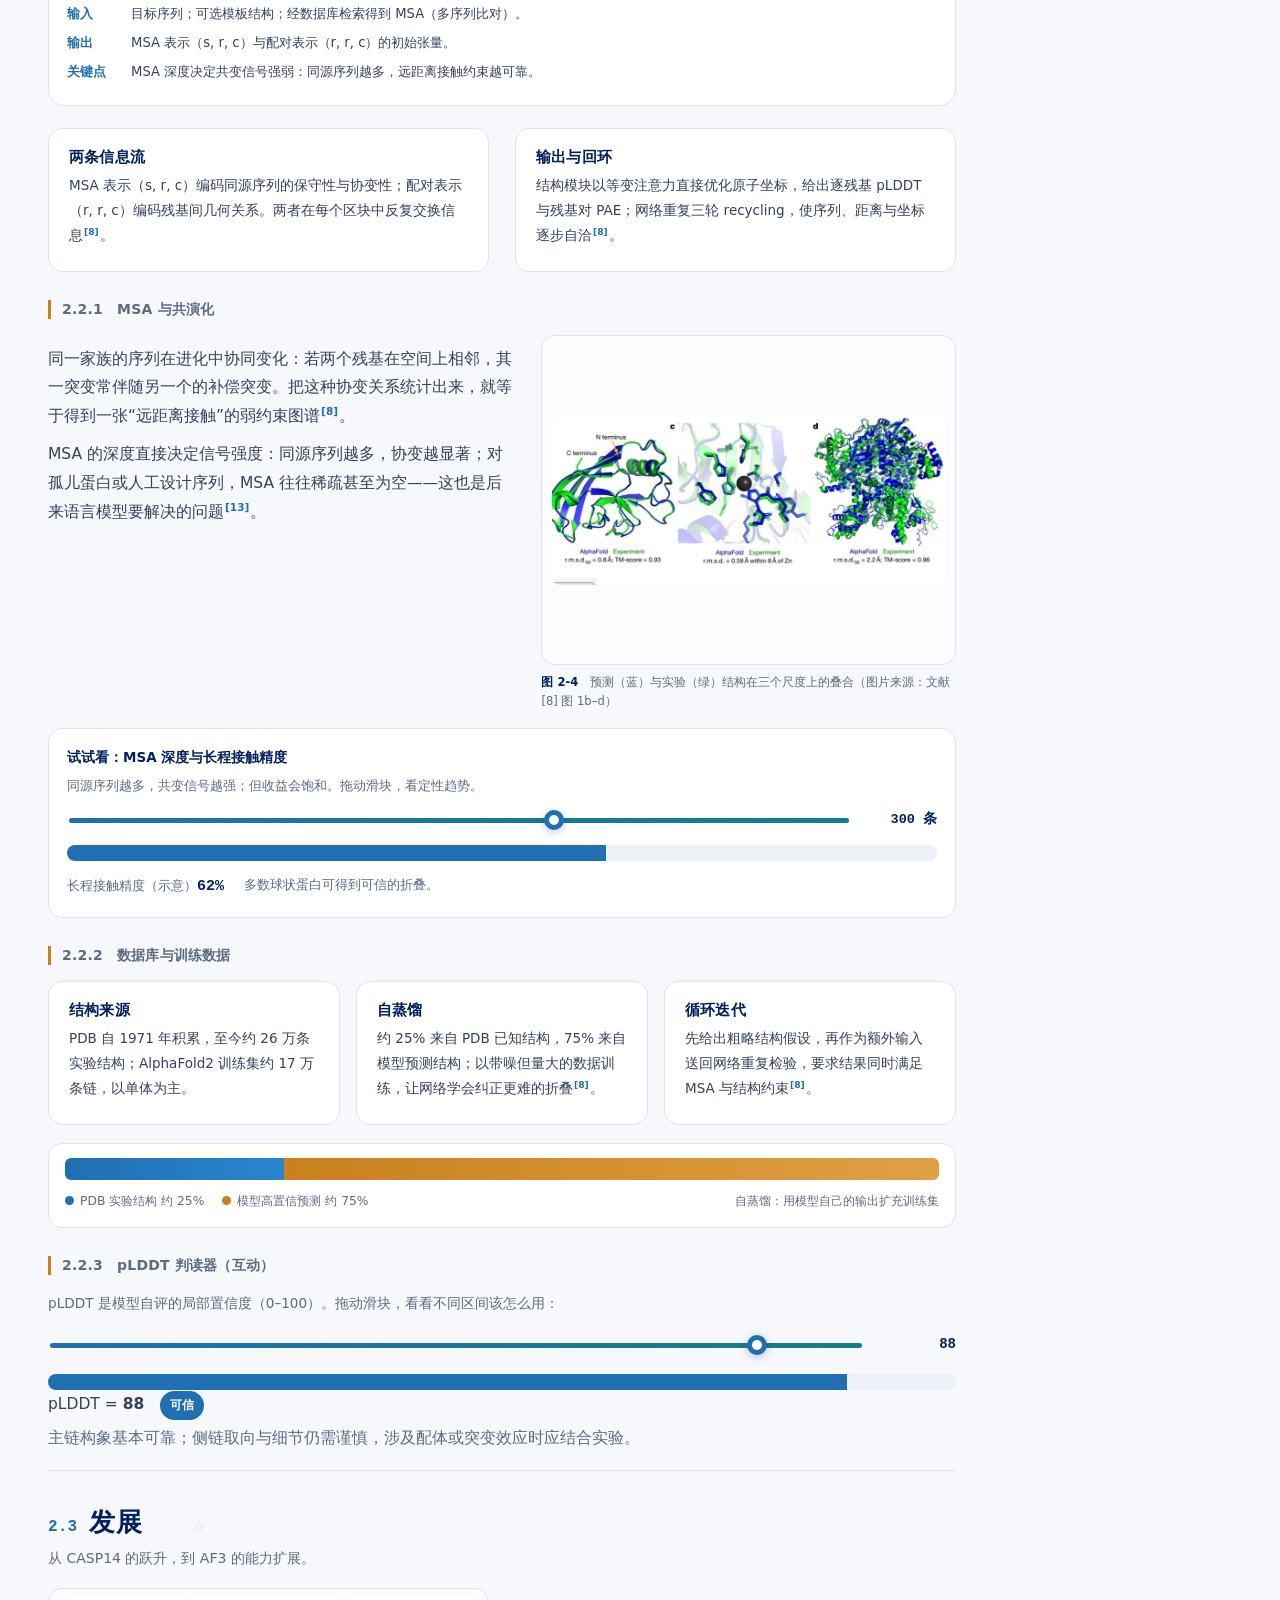
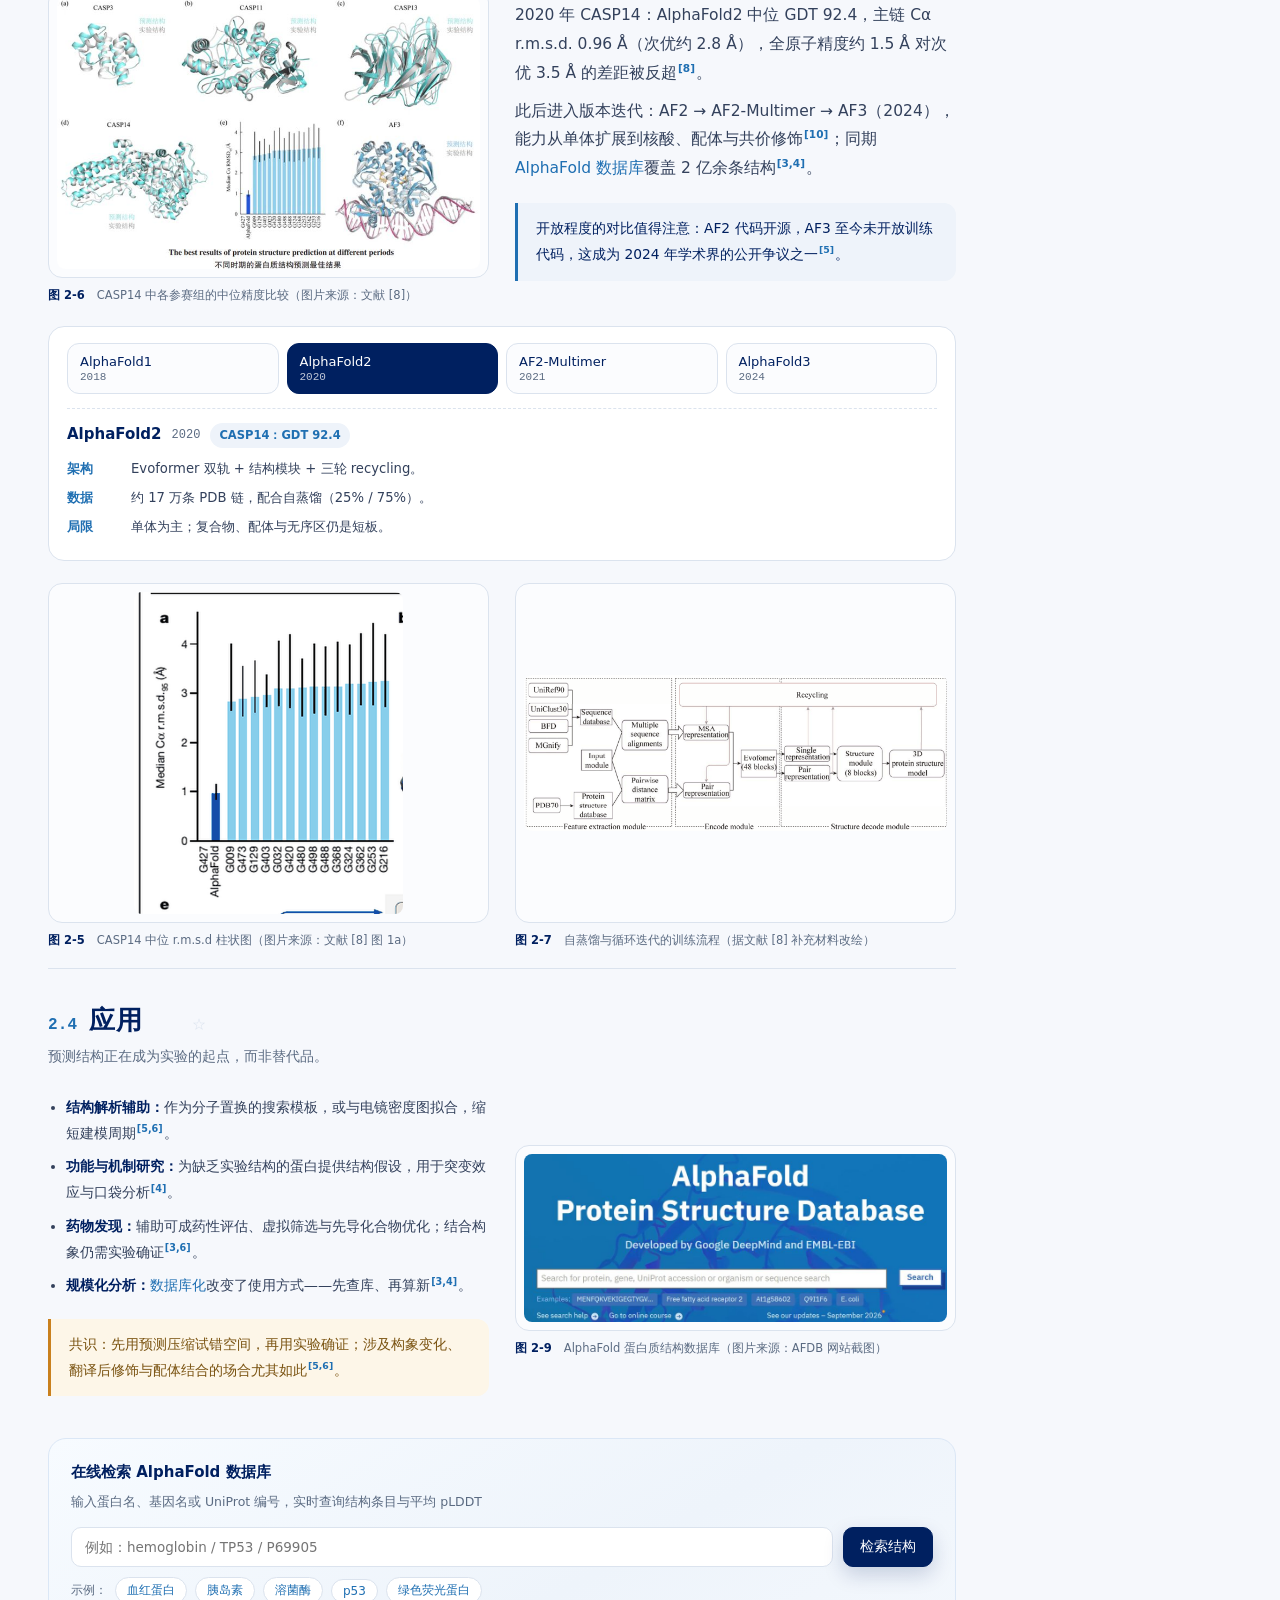
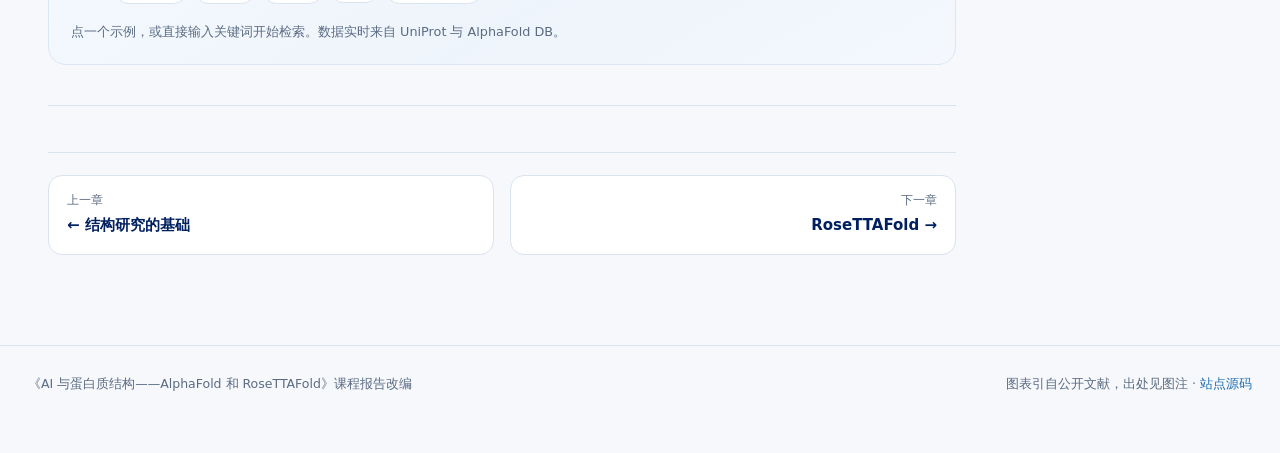
<file: alphafold/ch2.html>
<!DOCTYPE html>
<html lang="zh-CN">
<head>
<meta charset="utf-8">
<meta name="viewport" content="width=device-width, initial-scale=1">
<title>02 AlphaFold · AI 与蛋白质结构</title>
<meta name="theme-color" content="#002060">
<meta property="og:title" content="AI 与蛋白质结构 · AlphaFold 与 RoseTTAFold">
<meta property="og:description" content="从实验解析到深度学习预测、再到蛋白质设计的交互式专题。">
<meta property="og:type" content="website">
<link rel="stylesheet" href="assets/css/site.css?v=2026110601">
<link rel="stylesheet" href="assets/css/extra.css?v=2026110601">
<link rel="stylesheet" href="assets/css/cite.css?v=2026110601">
<link rel="stylesheet" href="assets/css/interact2.css?v=2026110601">
<link rel="stylesheet" href="assets/css/afdb.css?v=2026110601">
<link rel="stylesheet" href="assets/css/layout.css?v=2026110701">
<link rel="stylesheet" href="assets/css/ux.css?v=2026110713">
</head>
<body>
<div id="progress"></div>
<header class="top">
  <div class="bar">
    <a class="logo" href="index.html"><i></i><span>AI 与蛋白质结构<small>ALPHAFOLD · ROSETTAFOLD</small></span></a>
    <nav class="main">
      <a href="ch1.html">结构基础</a>
      <a href="ch2.html">AlphaFold</a>
      <a href="ch3.html">RoseTTAFold</a>
      <a href="ch4.html">未来与反思</a>
      <a href="resources.html">资源</a>
      <a href="references.html">文献</a>
      <a href="quiz.html">自测</a>
      <a href="me.html">我的</a>
    </nav>
    <button id="menuBtn" aria-label="展开目录" aria-expanded="false">☰</button>
    <span class="pct" id="pct">0%</span>
    <div class="searchwrap">
      <input id="q" type="search" placeholder="搜索：CASP / pLDDT / RFdiffusion" aria-label="站内搜索">
      <div id="hits"></div>
    </div>
  </div>
</header>

<main>
  <div class="crumb"><a href="index.html">首页</a> / 第二章</div>
  <div class="page-head">
    <div class="kicker">CHAPTER 02</div>
    <h1>AlphaFold：原理、发展与应用</h1>
    <p>AlphaFold2 的突破并非单一技巧，而是多序列比对、注意力机制、端到端训练与迭代优化共同作用的结果；理解其构成，才可能理解它的边界。</p>
  </div>

  <div class="takeaway reveal">
    <b>本章要点</b>
    <ul><li>AlphaFold2 = 双轨表示（MSA + 残基对）+ 结构模块 + 三轮回环。</li><li>自蒸馏与 recycling 是在实验数据受限时的训练策略，而非新数据来源。</li><li>pLDDT 与 PAE 是使用模型的前提：先判断可信度，再谈结论。</li></ul>
  </div>

  <div class="layout">
    <article>
      <section class="sec" id="s21">
        <h2><span class="num">2.1</span>预测问题的由来</h2>
        <div class="sub">从 Anfinsen 法则（序列决定结构）到 <a href="https://predictioncenter.org/" target="_blank" rel="noopener">CASP 盲测体系</a>，计算预测走过了半个世纪。</div>
        <div class="grid2 narrow center">
          <div class="timeline reveal" id="timeline"></div>
          <div class="tl-body reveal" id="tlBody"></div>
        </div>
      </section>

      <section class="sec" id="s22">
        <h2><span class="num">2.2</span>原理</h2>
        <div class="sub">两条信息流、一个结构模块、三轮回环——以及一套自评置信度。</div>
        <figure class="reveal">
          <div class="frame"><img src="assets/img/af2_arch.png" alt="AlphaFold2 端到端流程"></div>
          <figcaption><b>图 2-1</b>　AlphaFold2 端到端流程：48 个 Evoformer 区块、8 个结构模块、三轮回环（图片来源：文献 [8] 图 1e）</figcaption>
        </figure>

        <div class="stepper reveal" id="archStepper">
          <div class="stepper-title">把流程拆开看：点击任意一步</div>
          <div class="stages">
            <button class="stage on" data-s="0"><b>1</b> 序列与 MSA</button>
            <span class="arrow">→</span>
            <button class="stage" data-s="1"><b>2</b> Evoformer ×48</button>
            <span class="arrow">→</span>
            <button class="stage" data-s="2"><b>3</b> 配对表示</button>
            <span class="arrow">→</span>
            <button class="stage" data-s="3"><b>4</b> 结构模块 ×8</button>
            <span class="arrow">→</span>
            <button class="stage" data-s="4"><b>5</b> 坐标与置信度</button>
          </div>
          <div class="stage-body" id="archBody"></div>
        </div>
        <div class="grid2" style="margin-top:22px">
          <div class="card reveal">
            <h4>两条信息流</h4>
            <p>MSA 表示（s, r, c）编码同源序列的保守性与协变性；配对表示（r, r, c）编码残基间几何关系。两者在每个区块中反复交换信息<sup class="cite">[8]</sup>。</p>
          </div>
          <div class="card reveal">
            <h4>输出与回环</h4>
            <p>结构模块以等变注意力直接优化原子坐标，给出逐残基 pLDDT 与残基对 PAE；网络重复三轮 recycling，使序列、距离与坐标逐步自洽<sup class="cite">[8]</sup>。</p>
          </div>
        </div>

        <h3 class="sub">2.2.1　MSA 与共演化</h3>
        <div class="grid2 narrow">
          <div class="reveal">
            <p>同一家族的序列在进化中协同变化：若两个残基在空间上相邻，其一突变常伴随另一个的补偿突变。把这种协变关系统计出来，就等于得到一张“远距离接触”的弱约束图谱<sup class="cite">[8]</sup>。</p>
            <p>MSA 的深度直接决定信号强度：同源序列越多，协变越显著；对孤儿蛋白或人工设计序列，MSA 往往稀疏甚至为空——这也是后来语言模型要解决的问题<sup class="cite">[13]</sup>。</p>
          </div>
          <figure class="reveal">
            <div class="frame"><img src="assets/img/af2_overlay.jpg" alt="预测与实验结构叠合"></div>
            <figcaption><b>图 2-4</b>　预测（蓝）与实验（绿）结构在三个尺度上的叠合（图片来源：文献 [8] 图 1b–d）</figcaption>
          </figure>
        </div>


        <div class="msa-demo reveal">
          <div style="font-size:13.5px;font-weight:700;color:var(--navy);margin-bottom:4px">试试看：MSA 深度与长程接触精度</div>
          <p style="font-size:12.8px;color:var(--muted);margin:0 0 10px">同源序列越多，共变信号越强；但收益会饱和。拖动滑块，看定性趋势。</p>
          <div class="row">
            <input id="msaDepth" type="range" min="0" max="8" value="5" style="flex:1">
            <output class="val" id="msaDepthOut">300 条</output>
          </div>
          <div class="pbar" style="margin-top:12px"><i id="msaBar" style="background:#1f6fb2;width:62%"></i></div>
          <div class="metric"><span>长程接触精度（示意）<b id="msaAcc">62%</b></span><span id="msaNote" style="color:var(--muted)">多数球状蛋白可得到可信的折叠。</span></div>
        </div>

        <h3 class="sub">2.2.2　数据库与训练数据</h3>
        <div class="grid3">
          <div class="card reveal"><h4>结构来源</h4><p>PDB 自 1971 年积累，至今约 26 万条实验结构；AlphaFold2 训练集约 17 万条链，以单体为主。</p></div>
          <div class="card reveal"><h4>自蒸馏</h4><p>约 25% 来自 PDB 已知结构，75% 来自模型预测结构；以带噪但量大的数据训练，让网络学会纠正更难的折叠<sup class="cite">[8]</sup>。</p></div>
          <div class="card reveal"><h4>循环迭代</h4><p>先给出粗略结构假设，再作为额外输入送回网络重复检验，要求结果同时满足 MSA 与结构约束<sup class="cite">[8]</sup>。</p></div>
        </div>


        <div class="ratio reveal">
          <div class="ratio-bar"><i class="pdb" style="width:25%"></i><i class="pred" style="width:75%"></i></div>
          <div class="ratio-legend">
            <span><i class="dot pdb"></i>PDB 实验结构 约 25%</span>
            <span><i class="dot pred"></i>模型高置信预测 约 75%</span>
            <span class="hint">自蒸馏：用模型自己的输出扩充训练集</span>
          </div>
        </div>

        <h3 class="sub">2.2.3　pLDDT 判读器（互动）</h3>
        <p style="color:var(--muted);font-size:13.6px">pLDDT 是模型自评的局部置信度（0–100）。拖动滑块，看看不同区间该怎么用：</p>
        <div class="slider-row reveal">
          <input id="plddt" type="range" min="0" max="100" value="88">
          <output class="val" id="plddtOut">88</output>
        </div>
        <div class="pbar" id="plddtBar"><i style="background:#0a7d5a;width:88%"></i><i style="background:#eef2f8;width:12%"></i></div>
        <div class="verdict reveal" id="plddtVerdict"></div>
      </section>

      <section class="sec" id="s23">
        <h2><span class="num">2.3</span>发展</h2>
        <div class="sub">从 CASP14 的跃升，到 AF3 的能力扩展。</div>
        <div class="grid2" style="align-items:center">
          <figure class="reveal">
            <div class="frame"><img src="assets/img/a_casp.jpg" alt="CASP14 结果"></div>
            <figcaption><b>图 2-6</b>　CASP14 中各参赛组的中位精度比较（图片来源：文献 [8]）</figcaption>
          </figure>
          <div class="reveal">
            <p>2020 年 CASP14：AlphaFold2 中位 GDT 92.4，主链 Cα r.m.s.d. 0.96 Å（次优约 2.8 Å），全原子精度约 1.5 Å 对次优 3.5 Å 的差距被反超<sup class="cite">[8]</sup>。</p>
            <p>此后进入版本迭代：AF2 → AF2-Multimer → AF3（2024），能力从单体扩展到核酸、配体与共价修饰<sup class="cite">[10]</sup>；同期 <a href="https://alphafold.ebi.ac.uk/" target="_blank" rel="noopener">AlphaFold 数据库</a>覆盖 2 亿余条结构<sup class="cite">[3,4]</sup>。</p>
            <div class="note">开放程度的对比值得注意：AF2 代码开源，AF3 至今未开放训练代码，这成为 2024 年学术界的公开争议之一<sup class="cite">[5]</sup>。</div>
          </div>
        </div>

        <div class="vstep reveal" id="verStep">
          <div class="vstep-row" id="verBtns">
            <button class="vbtn" data-v="0">AlphaFold1 <span>2018</span></button>
            <button class="vbtn on" data-v="1">AlphaFold2 <span>2020</span></button>
            <button class="vbtn" data-v="2">AF2-Multimer <span>2021</span></button>
            <button class="vbtn" data-v="3">AlphaFold3 <span>2024</span></button>
          </div>
          <div class="vbody" id="verBody"></div>
        </div>
        <div class="grid2 frame-eq" style="margin-top:20px">
          <figure class="reveal">
            <div class="frame"><img src="assets/img/af2_acc.png" alt="CASP14 精度"></div>
            <figcaption><b>图 2-5</b>　CASP14 中位 r.m.s.d 柱状图（图片来源：文献 [8] 图 1a）</figcaption>
          </figure>
          <figure class="reveal">
            <div class="frame"><img src="assets/img/a_selfdistill.png" alt="自蒸馏流程"></div>
            <figcaption><b>图 2-7</b>　自蒸馏与循环迭代的训练流程（据文献 [8] 补充材料改绘）</figcaption>
          </figure>
        </div>
      </section>

      <section class="sec" id="s24">
        <h2><span class="num">2.4</span>应用</h2>
        <div class="sub">预测结构正在成为实验的起点，而非替代品。</div>
        <div class="grid2">
          <div class="reveal">
            <ul class="clean">
              <li><span class="key">结构解析辅助：</span>作为分子置换的搜索模板，或与电镜密度图拟合，缩短建模周期<sup class="cite">[5,6]</sup>。</li>
              <li><span class="key">功能与机制研究：</span>为缺乏实验结构的蛋白提供结构假设，用于突变效应与口袋分析<sup class="cite">[4]</sup>。</li>
              <li><span class="key">药物发现：</span>辅助可成药性评估、虚拟筛选与先导化合物优化；结合构象仍需实验确证<sup class="cite">[3,6]</sup>。</li>
              <li><span class="key">规模化分析：</span><a href="https://alphafold.ebi.ac.uk/" target="_blank" rel="noopener">数据库化</a>改变了使用方式——先查库、再算新<sup class="cite">[3,4]</sup>。</li>
            </ul>
            <div class="note warn">共识：先用预测压缩试错空间，再用实验确证；涉及构象变化、翻译后修饰与配体结合的场合尤其如此<sup class="cite">[5,6]</sup>。</div>
          </div>

          <figure class="reveal">
            <div class="frame"><img src="assets/img/a_afdb.jpg" alt="AlphaFold 蛋白质结构数据库"></div>
            <figcaption><b>图 2-9</b>　AlphaFold 蛋白质结构数据库（图片来源：AFDB 网站截图）</figcaption>
          </figure>
        </div>

        <div class="afdb-search reveal" id="afdbSearch">
          <div class="afdb-head">在线检索 AlphaFold 数据库
            <span>输入蛋白名、基因名或 UniProt 编号，实时查询结构条目与平均 pLDDT</span>
          </div>
          <div class="afdb-row">
            <input id="afdbQ" type="search" placeholder="例如：hemoglobin / TP53 / P69905" aria-label="检索 AlphaFold 数据库">
            <button class="btn primary" id="afdbGo">检索结构</button>
          </div>
          <div class="afdb-chips">
            <span>示例：</span>
            <button class="afdb-chip" data-label="血红蛋白">血红蛋白</button>
            <button class="afdb-chip" data-label="胰岛素">胰岛素</button>
            <button class="afdb-chip" data-label="溶菌酶">溶菌酶</button>
            <button class="afdb-chip" data-label="p53">p53</button>
            <button class="afdb-chip" data-label="绿色荧光蛋白">绿色荧光蛋白</button>
          </div>
          <div class="afdb-out" id="afdbOut">
            <div class="afdb-hint">点一个示例，或直接输入关键词开始检索。数据实时来自 UniProt 与 AlphaFold DB。</div>
          </div>
        </div>
      </section>

      <div class="pager">
        <a href="ch1.html"><small>上一章</small><b>← 结构研究的基础</b></a>
        <a class="next" href="ch3.html"><small>下一章</small><b>RoseTTAFold →</b></a>
      </div>
    </article>

    <aside class="rail">
      <h5>本章目录</h5>
      <a href="#s21">2.1　预测问题的由来</a>
      <a href="#s22">2.2　原理</a>
      <a href="#s23">2.3　发展</a>
      <a href="#s24">2.4　应用</a>
      <h5 style="margin-top:22px">其他章节</h5>
      <a href="ch1.html">01　结构基础</a>
      <a href="ch3.html">03　RoseTTAFold</a>
      <a href="ch4.html">04　未来与反思</a>
      <a href="references.html">参考文献</a>
      <a href="quiz.html">自测</a>
    </aside>
  </div>
</main>

<footer class="site">
  <div class="in">
    <span>《AI 与蛋白质结构——AlphaFold 和 RoseTTAFold》课程报告改编</span>
    <span>图表引自公开文献，出处见图注 · <a href="https://github.com/Heptagon18/heptagon18.github.io" target="_blank" rel="noopener">站点源码</a></span>
  </div>
</footer>
<script src="assets/js/core.js?v=2026110601"></script>
<script src="assets/js/widgets.js?v=2026110601"></script>
<script src="assets/js/extra.js?v=2026110601"></script>
<script src="assets/js/cite.js?v=2026110601"></script>
<script src="assets/js/interact2.js?v=2026110601"></script>
<script src="assets/js/afdb.js?v=2026110601"></script>
<script src="assets/js/ux.js?v=2026110713"></script>
<button id="fab" aria-label="回到顶部">↑</button>
</body>
</html>
</file>
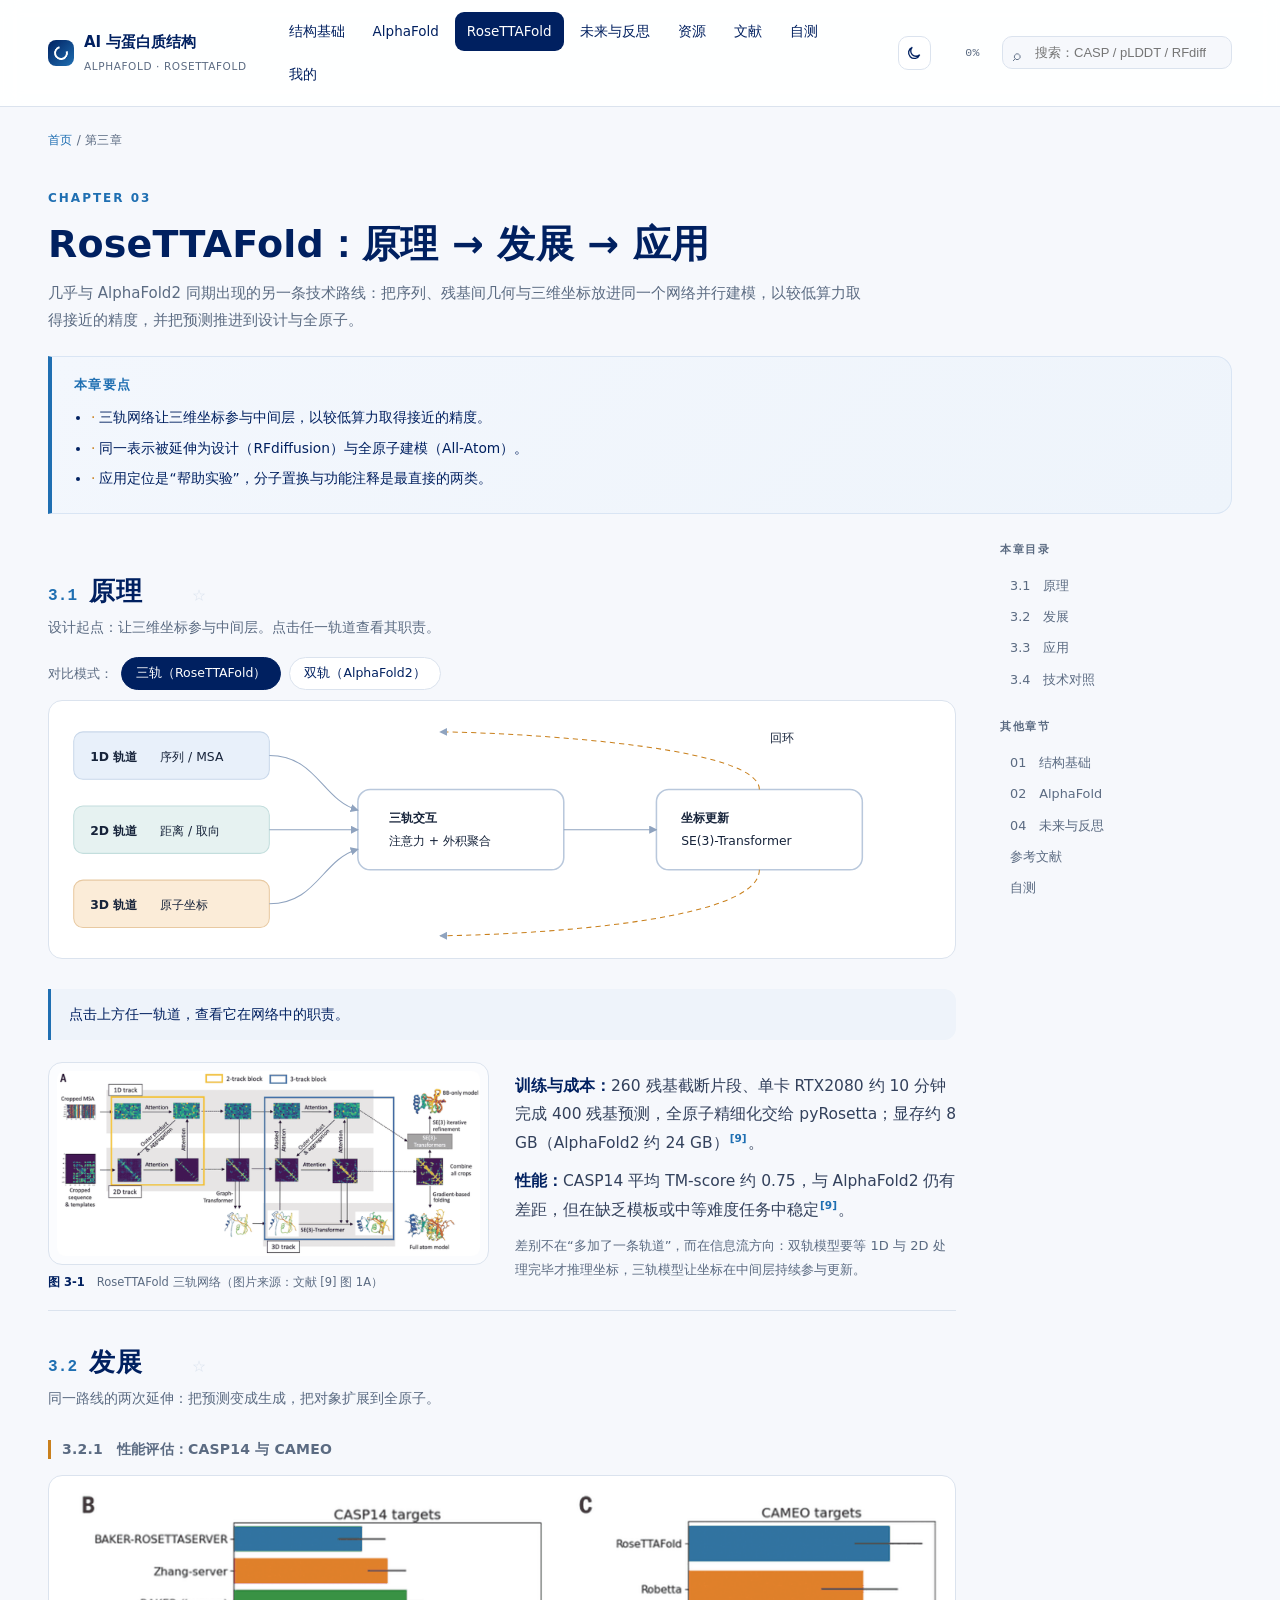
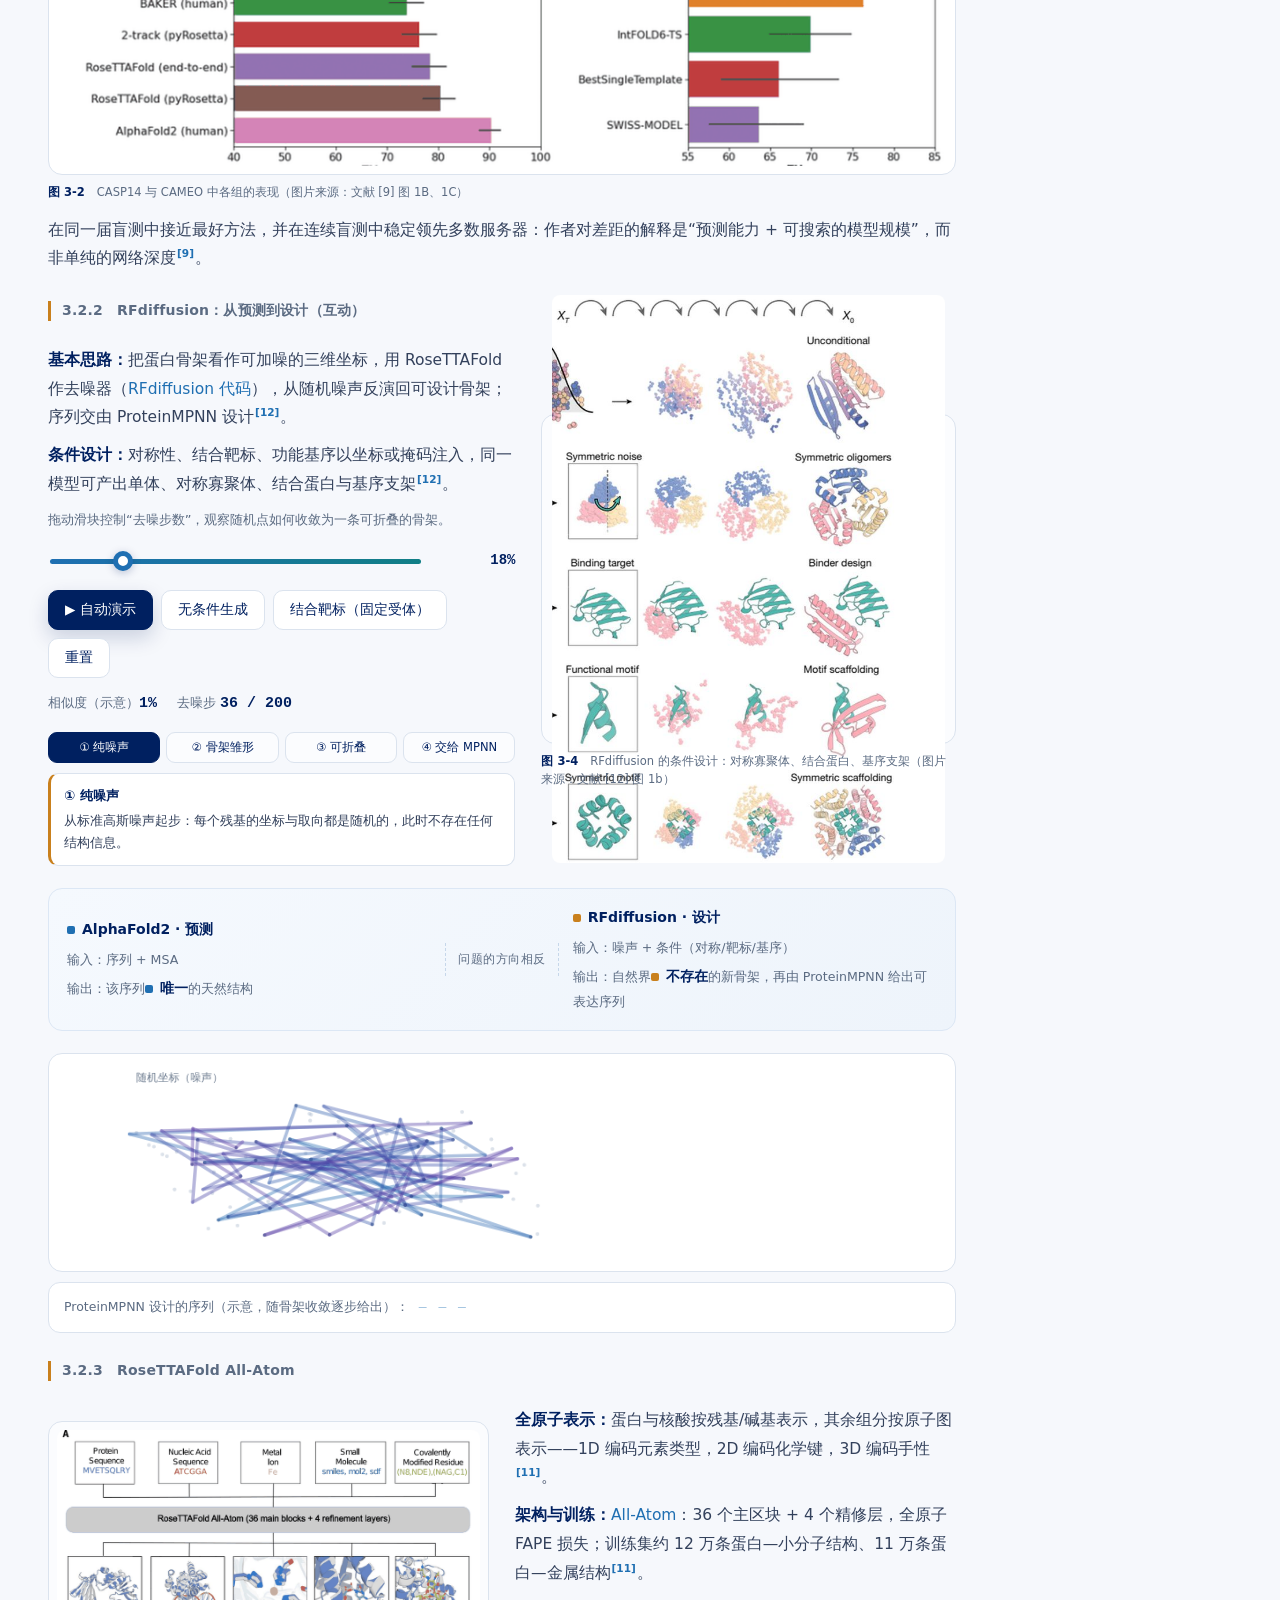
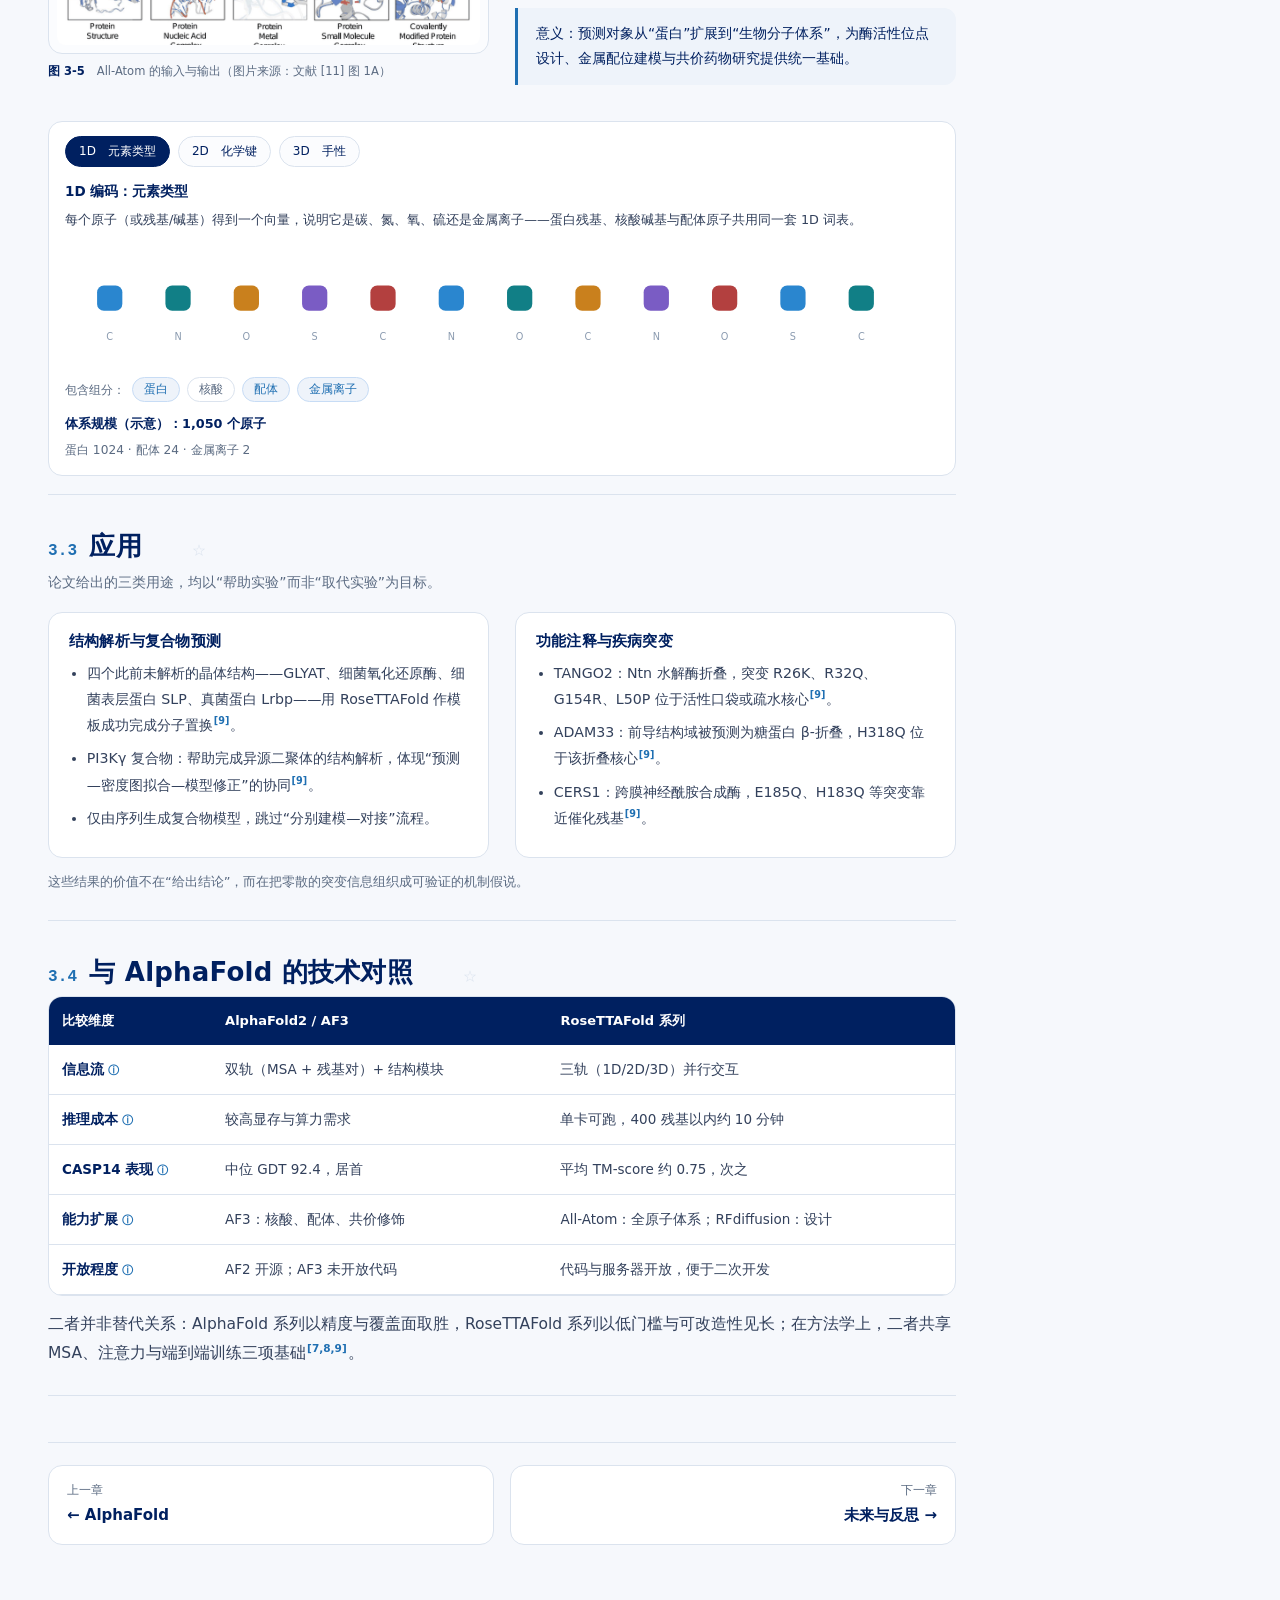
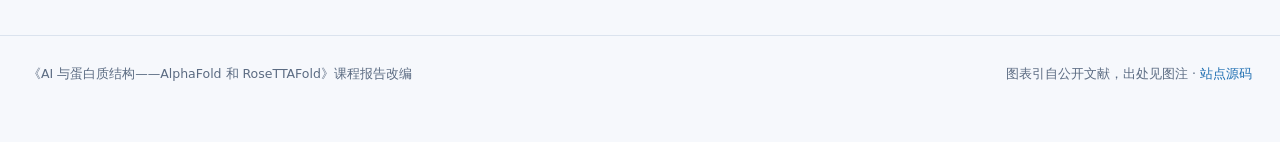
<file: alphafold/ch3.html>
<!DOCTYPE html>
<html lang="zh-CN">
<head>
<meta charset="utf-8">
<meta name="viewport" content="width=device-width, initial-scale=1">
<title>03 RoseTTAFold · AI 与蛋白质结构</title>
<meta name="theme-color" content="#002060">
<meta property="og:title" content="AI 与蛋白质结构 · AlphaFold 与 RoseTTAFold">
<meta property="og:description" content="从实验解析到深度学习预测、再到蛋白质设计的交互式专题。">
<meta property="og:type" content="website">
<link rel="stylesheet" href="assets/css/site.css?v=2026110601">
<link rel="stylesheet" href="assets/css/extra.css?v=2026110601">
<link rel="stylesheet" href="assets/css/cite.css?v=2026110601">
<link rel="stylesheet" href="assets/css/interact2.css?v=2026110601">
<link rel="stylesheet" href="assets/css/rfd.css?v=2026110703">
<link rel="stylesheet" href="assets/css/layout.css?v=2026110701">
<link rel="stylesheet" href="assets/css/ux.css?v=2026110713">
</head>
<body>
<div id="progress"></div>
<header class="top">
  <div class="bar">
    <a class="logo" href="index.html"><i></i><span>AI 与蛋白质结构<small>ALPHAFOLD · ROSETTAFOLD</small></span></a>
    <nav class="main">
      <a href="ch1.html">结构基础</a>
      <a href="ch2.html">AlphaFold</a>
      <a href="ch3.html">RoseTTAFold</a>
      <a href="ch4.html">未来与反思</a>
      <a href="resources.html">资源</a>
      <a href="references.html">文献</a>
      <a href="quiz.html">自测</a>
      <a href="me.html">我的</a>
    </nav>
    <button id="menuBtn" aria-label="展开目录" aria-expanded="false">☰</button>
    <span class="pct" id="pct">0%</span>
    <div class="searchwrap">
      <input id="q" type="search" placeholder="搜索：CASP / pLDDT / RFdiffusion" aria-label="站内搜索">
      <div id="hits"></div>
    </div>
  </div>
</header>

<main>
  <div class="crumb"><a href="index.html">首页</a> / 第三章</div>
  <div class="page-head">
    <div class="kicker">CHAPTER 03</div>
    <h1>RoseTTAFold：原理 → 发展 → 应用</h1>
    <p>几乎与 AlphaFold2 同期出现的另一条技术路线：把序列、残基间几何与三维坐标放进同一个网络并行建模，以较低算力取得接近的精度，并把预测推进到设计与全原子。</p>
  </div>

  <div class="takeaway reveal">
    <b>本章要点</b>
    <ul><li>三轨网络让三维坐标参与中间层，以较低算力取得接近的精度。</li><li>同一表示被延伸为设计（RFdiffusion）与全原子建模（All-Atom）。</li><li>应用定位是“帮助实验”，分子置换与功能注释是最直接的两类。</li></ul>
  </div>

  <div class="layout">
    <article>
      <section class="sec" id="s31">
        <h2><span class="num">3.1</span>原理</h2>
        <div class="sub">设计起点：让三维坐标参与中间层。点击任一轨道查看其职责。</div>

        <div class="track-toggle reveal">
          <span>对比模式：</span>
          <button class="tt on" data-mode="three">三轨（RoseTTAFold）</button>
          <button class="tt" data-mode="two">双轨（AlphaFold2）</button>
        </div>
        <svg class="track-svg reveal" id="trackSvg" viewBox="0 0 880 250" xmlns="http://www.w3.org/2000/svg">
          <defs>
            <marker id="ar" markerWidth="8" markerHeight="8" refX="7" refY="4" orient="auto">
              <path d="M0,0 L8,4 L0,8 z" fill="#8fa3bf"/>
            </marker>
          </defs>
          <g class="box" data-track="1d">
            <rect x="24" y="30" width="190" height="46" rx="9" fill="#e8f0fa" stroke="#c9d8ea"/>
            <text x="40" y="58" font-weight="700">1D 轨道</text><text x="108" y="58" fill="#5b6b82">序列 / MSA</text>
          </g>
          <g class="box" data-track="2d">
            <rect x="24" y="102" width="190" height="46" rx="9" fill="#e6f2f1" stroke="#c3dedd"/>
            <text x="40" y="130" font-weight="700">2D 轨道</text><text x="108" y="130" fill="#5b6b82">距离 / 取向</text>
          </g>
          <g class="box" data-track="3d">
            <rect x="24" y="174" width="190" height="46" rx="9" fill="#fbecd8" stroke="#e8c9a1"/>
            <text x="40" y="202" font-weight="700">3D 轨道</text><text x="108" y="202" fill="#5b6b82">原子坐标</text>
          </g>
          <g>
            <rect x="300" y="86" width="200" height="78" rx="12" fill="#fff" stroke="#b9c8dc" stroke-width="1.5"/>
            <text x="330" y="118" font-weight="700" fill="#002060">三轨交互</text>
            <text x="330" y="140" fill="#5b6b82">注意力 + 外积聚合</text>
          </g>
          <g>
            <rect x="590" y="86" width="200" height="78" rx="12" fill="#fff" stroke="#b9c8dc" stroke-width="1.5"/>
            <text x="614" y="118" font-weight="700" fill="#002060">坐标更新</text>
            <text x="614" y="140" fill="#5b6b82">SE(3)-Transformer</text>
          </g>
          <path d="M214 53 C260 53 265 96 300 106" stroke="#8fa3bf" fill="none" marker-end="url(#ar)"/>
          <path d="M214 125 L300 125" stroke="#8fa3bf" fill="none" marker-end="url(#ar)"/>
          <path id="flow3d" d="M214 197 C260 197 265 154 300 144" stroke="#8fa3bf" fill="none" marker-end="url(#ar)"/>
          <path d="M500 125 L590 125" stroke="#8fa3bf" fill="none" marker-end="url(#ar)"/>
          <path id="loop1" d="M690 86 C690 40 420 30 380 30" stroke="#c9801d" stroke-dasharray="5 4" fill="none" marker-end="url(#ar)"/>
          <path id="loop2" d="M690 164 C690 220 420 228 380 228" stroke="#c9801d" stroke-dasharray="5 4" fill="none" marker-end="url(#ar)"/>
          <text id="loopLabel" x="700" y="40" fill="#c9801d">回环</text>
        </svg>
        <div class="note" id="trackNote">点击上方任一轨道，查看它在网络中的职责。</div>

        <div class="grid2" style="margin-top:22px">
          <figure class="reveal">
            <div class="frame"><img src="assets/img/rf_arch.png" alt="RoseTTAFold 三轨网络"></div>
            <figcaption><b>图 3-1</b>　RoseTTAFold 三轨网络（图片来源：文献 [9] 图 1A）</figcaption>
          </figure>
          <div class="reveal">
            <p><span class="key">训练与成本：</span>260 残基截断片段、单卡 RTX2080 约 10 分钟完成 400 残基预测，全原子精细化交给 pyRosetta；显存约 8 GB（AlphaFold2 约 24 GB）<sup class="cite">[9]</sup>。</p>
            <p><span class="key">性能：</span>CASP14 平均 TM-score 约 0.75，与 AlphaFold2 仍有差距，但在缺乏模板或中等难度任务中稳定<sup class="cite">[9]</sup>。</p>
            <p style="font-size:13px;color:var(--muted)">差别不在“多加了一条轨道”，而在信息流方向：双轨模型要等 1D 与 2D 处理完毕才推理坐标，三轨模型让坐标在中间层持续参与更新。</p>
          </div>
        </div>
      </section>

      <section class="sec" id="s32">
        <h2><span class="num">3.2</span>发展</h2>
        <div class="sub">同一路线的两次延伸：把预测变成生成，把对象扩展到全原子。</div>

        <h3 class="sub">3.2.1　性能评估：CASP14 与 CAMEO</h3>
        <figure class="reveal">
          <div class="frame"><img src="assets/img/rf_casp_cameo.png" alt="CASP14 与 CAMEO 结果"></div>
          <figcaption><b>图 3-2</b>　CASP14 与 CAMEO 中各组的表现（图片来源：文献 [9] 图 1B、1C）</figcaption>
        </figure>
        <p style="margin-top:14px">在同一届盲测中接近最好方法，并在连续盲测中稳定领先多数服务器：作者对差距的解释是“预测能力 + 可搜索的模型规模”，而非单纯的网络深度<sup class="cite">[9]</sup>。</p>

        <h3 class="sub">3.2.2　RFdiffusion：从预测到设计（互动）</h3>
        <div class="grid2 narrow">
          <div class="reveal">
            <p><span class="key">基本思路：</span>把蛋白骨架看作可加噪的三维坐标，用 RoseTTAFold 作去噪器（<a href="https://github.com/RosettaCommons/RFdiffusion" target="_blank" rel="noopener">RFdiffusion 代码</a>），从随机噪声反演回可设计骨架；序列交由 ProteinMPNN 设计<sup class="cite">[12]</sup>。</p>
            <p><span class="key">条件设计：</span>对称性、结合靶标、功能基序以坐标或掩码注入，同一模型可产出单体、对称寡聚体、结合蛋白与基序支架<sup class="cite">[12]</sup>。</p>
            <p style="font-size:13px;color:var(--muted)">拖动滑块控制“去噪步数”，观察随机点如何收敛为一条可折叠的骨架。</p>
            <div class="slider-row">
              <input id="denoise" type="range" min="0" max="100" value="18">
              <output class="val" id="denoiseOut">18%</output>
            </div>
            <div style="display:flex;gap:8px;flex-wrap:wrap">
              <button class="btn primary" id="dnPlay">▶ 自动演示</button>
              <button class="btn" id="dnFree">无条件生成</button>
              <button class="btn" id="dnBinder">结合靶标（固定受体）</button>
              <button class="btn" id="dnReset">重置</button>
            </div>
            <div class="metric"><span>相似度（示意）<b id="dnScore">18%</b></span><span>去噪步 <b id="dnStep">36 / 200</b></span></div>

            <div class="dn-stages" id="dnStages">
              <button class="dn-stage on" data-t="0">① 纯噪声</button>
              <button class="dn-stage" data-t="0.35">② 骨架雏形</button>
              <button class="dn-stage" data-t="0.75">③ 可折叠</button>
              <button class="dn-stage" data-t="1">④ 交给 MPNN</button>
            </div>
            <div class="dn-panel" id="dnPanel"></div>
          </div>
          <figure class="reveal">
            <div class="frame"><img src="assets/img/rfd_fig1b.jpg" alt="RFdiffusion 条件设计"></div>
            <figcaption><b>图 3-4</b>　RFdiffusion 的条件设计：对称寡聚体、结合蛋白、基序支架（图片来源：文献 [12] 图 1b）</figcaption>
          </figure>
        </div>
        <div class="cmp-strip reveal">
          <div class="cmp-half">
            <b>AlphaFold2 · 预测</b>
            <span>输入：序列 + MSA</span>
            <span>输出：该序列<b>唯一</b>的天然结构</span>
          </div>
          <div class="cmp-mid">问题的方向相反</div>
          <div class="cmp-half alt">
            <b>RFdiffusion · 设计</b>
            <span>输入：噪声 + 条件（对称/靶标/基序）</span>
            <span>输出：自然界<b>不存在</b>的新骨架，再由 ProteinMPNN 给出可表达序列</span>
          </div>
        </div>

        <canvas class="demo reveal" id="dnCanvas" width="1000" height="240"></canvas>

        <div class="dn-seq reveal" id="dnSeq">
          <span>ProteinMPNN 设计的序列（示意，随骨架收敛逐步给出）：</span>
          <code id="dnSeqCode">— — —</code>
        </div>

        <h3 class="sub">3.2.3　RoseTTAFold All-Atom</h3>
        <div class="grid2">
          <figure class="reveal">
            <div class="frame"><img src="assets/img/rfaa_fig1a.png" alt="RoseTTAFold All-Atom"></div>
            <figcaption><b>图 3-5</b>　All-Atom 的输入与输出（图片来源：文献 [11] 图 1A）</figcaption>
          </figure>
          <div class="reveal">
            <p><span class="key">全原子表示：</span>蛋白与核酸按残基/碱基表示，其余组分按原子图表示——1D 编码元素类型，2D 编码化学键，3D 编码手性<sup class="cite">[11]</sup>。</p>
            <p><span class="key">架构与训练：</span><a href="https://github.com/baker-laboratory/RoseTTAFold-All-Atom" target="_blank" rel="noopener">All-Atom</a>：36 个主区块 + 4 个精修层，全原子 FAPE 损失；训练集约 12 万条蛋白—小分子结构、11 万条蛋白—金属结构<sup class="cite">[11]</sup>。</p>
            <div class="note">意义：预测对象从“蛋白”扩展到“生物分子体系”，为酶活性位点设计、金属配位建模与共价药物研究提供统一基础。</div>

          </div>
        </div>

        <div class="aa-rep" id="aaRep">
              <div class="aa-tabs">
                <button class="aa-tab on" data-r="1">1D　元素类型</button>
                <button class="aa-tab" data-r="2">2D　化学键</button>
                <button class="aa-tab" data-r="3">3D　手性</button>
              </div>
              <div class="aa-body" id="aaBody"></div>
              <div class="aa-filter">
                <span>包含组分：</span>
                <button class="aa-chip on" data-c="protein">蛋白</button>
                <button class="aa-chip" data-c="nucleic">核酸</button>
                <button class="aa-chip on" data-c="ligand">配体</button>
                <button class="aa-chip on" data-c="metal">金属离子</button>
              </div>
              <div class="aa-count" id="aaCount"></div>
            </div>

      </section>

      <section class="sec" id="s33">
        <h2><span class="num">3.3</span>应用</h2>
        <div class="sub">论文给出的三类用途，均以“帮助实验”而非“取代实验”为目标。</div>
        <div class="grid2">
          <div class="card reveal">
            <h4>结构解析与复合物预测</h4>
            <ul class="clean">
              <li>四个此前未解析的晶体结构——GLYAT、细菌氧化还原酶、细菌表层蛋白 SLP、真菌蛋白 Lrbp——用 RoseTTAFold 作模板成功完成分子置换<sup class="cite">[9]</sup>。</li>
              <li>PI3Kγ 复合物：帮助完成异源二聚体的结构解析，体现“预测—密度图拟合—模型修正”的协同<sup class="cite">[9]</sup>。</li>
              <li>仅由序列生成复合物模型，跳过“分别建模—对接”流程。</li>
            </ul>
          </div>
          <div class="card reveal">
            <h4>功能注释与疾病突变</h4>
            <ul class="clean">
              <li>TANGO2：Ntn 水解酶折叠，突变 R26K、R32Q、G154R、L50P 位于活性口袋或疏水核心<sup class="cite">[9]</sup>。</li>
              <li>ADAM33：前导结构域被预测为糖蛋白 β-折叠，H318Q 位于该折叠核心<sup class="cite">[9]</sup>。</li>
              <li>CERS1：跨膜神经酰胺合成酶，E185Q、H183Q 等突变靠近催化残基<sup class="cite">[9]</sup>。</li>
            </ul>
          </div>
        </div>
        <p style="font-size:13px;color:var(--muted);margin-top:12px">这些结果的价值不在“给出结论”，而在把零散的突变信息组织成可验证的机制假说。</p>
      </section>

      <section class="sec" id="s34">
        <h2><span class="num">3.4</span>与 AlphaFold 的技术对照</h2>
        <div class="tablewrap reveal">
          <table class="cmp">
            <thead><tr><th style="width:18%">比较维度</th><th>AlphaFold2 / AF3</th><th>RoseTTAFold 系列</th></tr></thead>
            <tbody>
              <tr data-note="双轨把 MSA 与残基对分开更新，结构模块只在末端使用；三轨让坐标在每一层都参与更新，因此能更早形成整体拓扑约束。"><td>信息流</td><td>双轨（MSA + 残基对）+ 结构模块</td><td>三轨（1D/2D/3D）并行交互</td></tr>
              <tr data-note="AF2 需要较大的显存与更长的推理时间；RoseTTAFold 以 260 残基截断训练，单卡即可完成，但需要 pyRosetta 做全原子精修。"><td>推理成本</td><td>较高显存与算力需求</td><td>单卡可跑，400 残基以内约 10 分钟</td></tr>
              <tr data-note="同一届盲测中 AF2 居首；RoseTTAFold 的平均 TM-score 约 0.75，在缺少模板的目标上仍保持稳定。"><td>CASP14 表现</td><td>中位 GDT 92.4，居首</td><td>平均 TM-score 约 0.75，次之</td></tr>
              <tr data-note="AF3 引入扩散模块处理配体与核酸；RoseTTAFold 系列则通过 All-Atom 的全原子表示与 RFdiffusion 的生成能力扩展边界。"><td>能力扩展</td><td>AF3：核酸、配体、共价修饰</td><td>All-Atom：全原子体系；RFdiffusion：设计</td></tr>
              <tr data-note="AF2 代码开源、AF3 未开放训练代码；RoseTTAFold 系列代码与服务器均开放，便于二次开发与教学复现。"><td>开放程度</td><td>AF2 开源；AF3 未开放代码</td><td>代码与服务器开放，便于二次开发</td></tr>
            </tbody>
          </table>
        </div>
        <p style="margin-top:14px">二者并非替代关系：AlphaFold 系列以精度与覆盖面取胜，RoseTTAFold 系列以低门槛与可改造性见长；在方法学上，二者共享 MSA、注意力与端到端训练三项基础<sup class="cite">[7,8,9]</sup>。</p>
      </section>

      <div class="pager">
        <a href="ch2.html"><small>上一章</small><b>← AlphaFold</b></a>
        <a class="next" href="ch4.html"><small>下一章</small><b>未来与反思 →</b></a>
      </div>
    </article>

    <aside class="rail">
      <h5>本章目录</h5>
      <a href="#s31">3.1　原理</a>
      <a href="#s32">3.2　发展</a>
      <a href="#s33">3.3　应用</a>
      <a href="#s34">3.4　技术对照</a>
      <h5 style="margin-top:22px">其他章节</h5>
      <a href="ch1.html">01　结构基础</a>
      <a href="ch2.html">02　AlphaFold</a>
      <a href="ch4.html">04　未来与反思</a>
      <a href="references.html">参考文献</a>
      <a href="quiz.html">自测</a>
    </aside>
  </div>
</main>

<footer class="site">
  <div class="in">
    <span>《AI 与蛋白质结构——AlphaFold 和 RoseTTAFold》课程报告改编</span>
    <span>图表引自公开文献，出处见图注 · <a href="https://github.com/Heptagon18/heptagon18.github.io" target="_blank" rel="noopener">站点源码</a></span>
  </div>
</footer>
<script src="assets/js/core.js?v=2026110601"></script>
<script src="assets/js/widgets.js?v=2026110601"></script>
<script src="assets/js/extra.js?v=2026110601"></script>
<script src="assets/js/cite.js?v=2026110601"></script>
<script src="assets/js/interact2.js?v=2026110601"></script>
<script src="assets/js/rfd.js?v=2026110701"></script>
<script src="assets/js/ux.js?v=2026110713"></script>
<button id="fab" aria-label="回到顶部">↑</button>
</body>
</html>
</file>
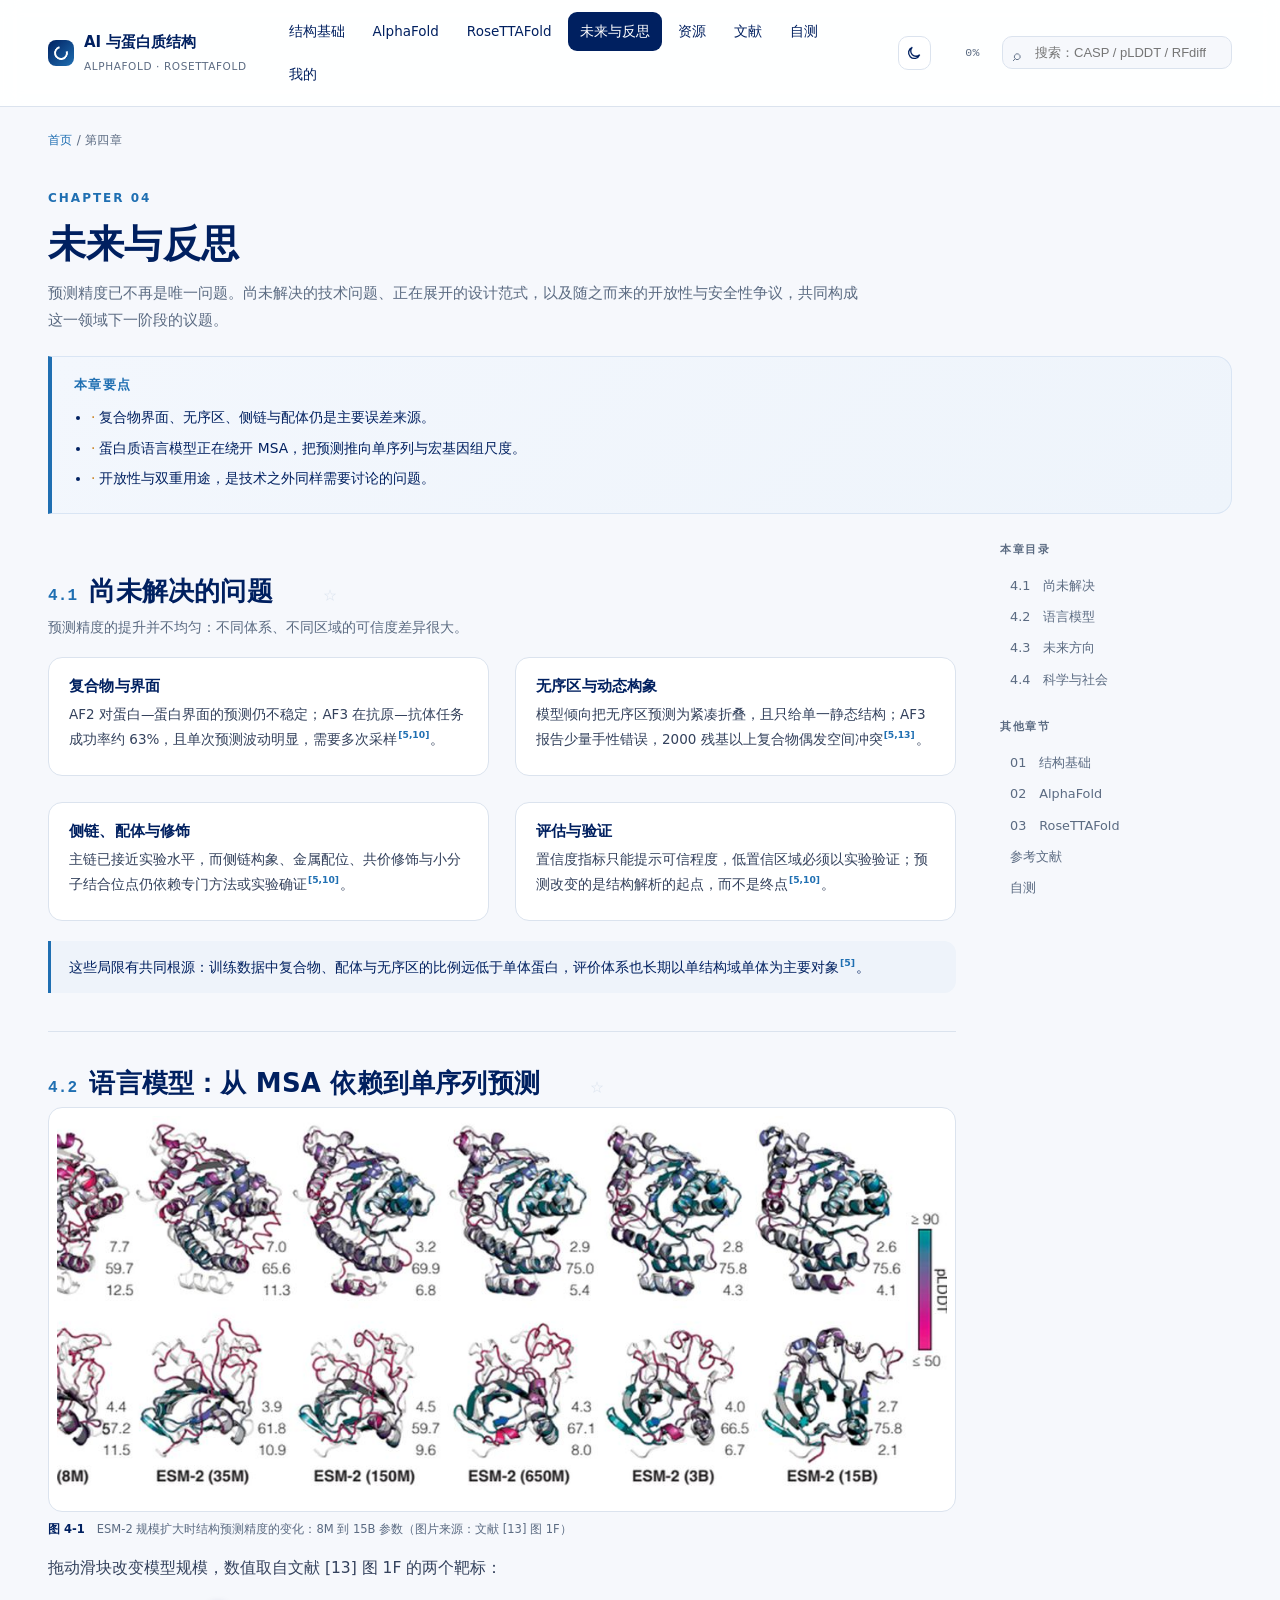
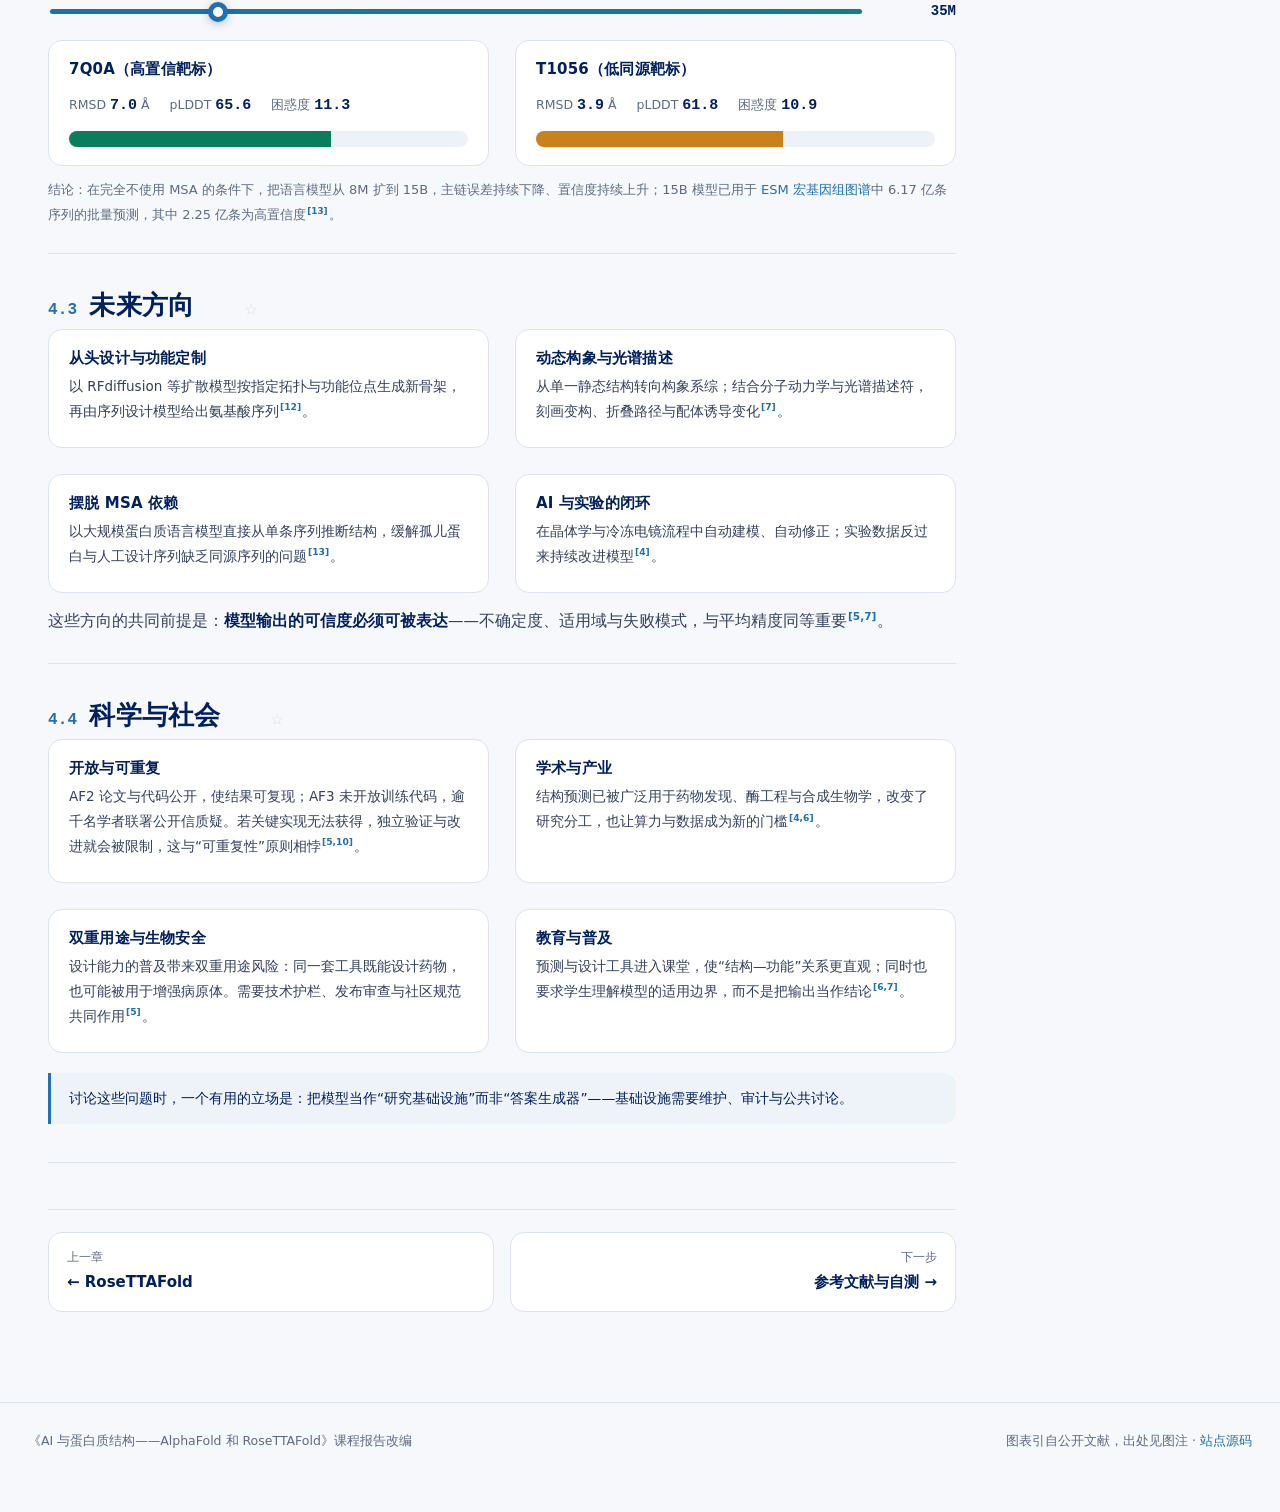
<file: alphafold/ch4.html>
<!DOCTYPE html>
<html lang="zh-CN">
<head>
<meta charset="utf-8">
<meta name="viewport" content="width=device-width, initial-scale=1">
<title>04 未来与反思 · AI 与蛋白质结构</title>
<meta name="theme-color" content="#002060">
<meta property="og:title" content="AI 与蛋白质结构 · AlphaFold 与 RoseTTAFold">
<meta property="og:description" content="从实验解析到深度学习预测、再到蛋白质设计的交互式专题。">
<meta property="og:type" content="website">
<link rel="stylesheet" href="assets/css/site.css?v=2026110601">
<link rel="stylesheet" href="assets/css/extra.css?v=2026110601">
<link rel="stylesheet" href="assets/css/cite.css?v=2026110601">
<link rel="stylesheet" href="assets/css/interact2.css?v=2026110601">
<link rel="stylesheet" href="assets/css/layout.css?v=2026110701">
<link rel="stylesheet" href="assets/css/ux.css?v=2026110713">
</head>
<body>
<div id="progress"></div>
<header class="top">
  <div class="bar">
    <a class="logo" href="index.html"><i></i><span>AI 与蛋白质结构<small>ALPHAFOLD · ROSETTAFOLD</small></span></a>
    <nav class="main">
      <a href="ch1.html">结构基础</a>
      <a href="ch2.html">AlphaFold</a>
      <a href="ch3.html">RoseTTAFold</a>
      <a href="ch4.html">未来与反思</a>
      <a href="resources.html">资源</a>
      <a href="references.html">文献</a>
      <a href="quiz.html">自测</a>
      <a href="me.html">我的</a>
    </nav>
    <button id="menuBtn" aria-label="展开目录" aria-expanded="false">☰</button>
    <span class="pct" id="pct">0%</span>
    <div class="searchwrap">
      <input id="q" type="search" placeholder="搜索：CASP / pLDDT / RFdiffusion" aria-label="站内搜索">
      <div id="hits"></div>
    </div>
  </div>
</header>

<main>
  <div class="crumb"><a href="index.html">首页</a> / 第四章</div>
  <div class="page-head">
    <div class="kicker">CHAPTER 04</div>
    <h1>未来与反思</h1>
    <p>预测精度已不再是唯一问题。尚未解决的技术问题、正在展开的设计范式，以及随之而来的开放性与安全性争议，共同构成这一领域下一阶段的议题。</p>
  </div>

  <div class="takeaway reveal">
    <b>本章要点</b>
    <ul><li>复合物界面、无序区、侧链与配体仍是主要误差来源。</li><li>蛋白质语言模型正在绕开 MSA，把预测推向单序列与宏基因组尺度。</li><li>开放性与双重用途，是技术之外同样需要讨论的问题。</li></ul>
  </div>

  <div class="layout">
    <article>
      <section class="sec" id="s41">
        <h2><span class="num">4.1</span>尚未解决的问题</h2>
        <div class="sub">预测精度的提升并不均匀：不同体系、不同区域的可信度差异很大。</div>
        <div class="grid2">
          <div class="card reveal"><h4>复合物与界面</h4><p>AF2 对蛋白—蛋白界面的预测仍不稳定；AF3 在抗原—抗体任务成功率约 63%，且单次预测波动明显，需要多次采样<sup class="cite">[5,10]</sup>。</p></div>
          <div class="card reveal"><h4>无序区与动态构象</h4><p>模型倾向把无序区预测为紧凑折叠，且只给单一静态结构；AF3 报告少量手性错误，2000 残基以上复合物偶发空间冲突<sup class="cite">[5,13]</sup>。</p></div>
          <div class="card reveal"><h4>侧链、配体与修饰</h4><p>主链已接近实验水平，而侧链构象、金属配位、共价修饰与小分子结合位点仍依赖专门方法或实验确证<sup class="cite">[5,10]</sup>。</p></div>
          <div class="card reveal"><h4>评估与验证</h4><p>置信度指标只能提示可信程度，低置信区域必须以实验验证；预测改变的是结构解析的起点，而不是终点<sup class="cite">[5,10]</sup>。</p></div>
        </div>
        <div class="note reveal">这些局限有共同根源：训练数据中复合物、配体与无序区的比例远低于单体蛋白，评价体系也长期以单结构域单体为主要对象<sup class="cite">[5]</sup>。</div>
      </section>

      <section class="sec" id="s42">
        <h2><span class="num">4.2</span>语言模型：从 MSA 依赖到单序列预测</h2>
        <figure class="reveal">
          <div class="frame"><img src="assets/img/esm_fig1f.jpg" alt="ESM-2 规模与精度"></div>
          <figcaption><b>图 4-1</b>　ESM-2 规模扩大时结构预测精度的变化：8M 到 15B 参数（图片来源：文献 [13] 图 1F）</figcaption>
        </figure>
        <p style="margin-top:16px">拖动滑块改变模型规模，数值取自文献 [13] 图 1F 的两个靶标：</p>
        <div class="slider-row reveal">
          <input id="esm" type="range" min="0" max="5" value="1">
          <output class="val" id="esmOut">35M</output>
        </div>
        <div class="grid2" style="margin-top:4px">
          <div class="card reveal"><h4>7Q0A（高置信靶标）</h4>
            <div class="metric"><span>RMSD <b id="esmR1">7.0</b> Å</span><span>pLDDT <b id="esmP1">65.6</b></span><span>困惑度 <b id="esmX1">11.3</b></span></div>
            <div class="pbar" style="margin-top:12px"><i id="esmBar1" style="background:#0a7d5a;width:65.6%"></i></div>
          </div>
          <div class="card reveal"><h4>T1056（低同源靶标）</h4>
            <div class="metric"><span>RMSD <b id="esmR2">3.9</b> Å</span><span>pLDDT <b id="esmP2">61.8</b></span><span>困惑度 <b id="esmX2">10.9</b></span></div>
            <div class="pbar" style="margin-top:12px"><i id="esmBar2" style="background:#c9801d;width:61.8%"></i></div>
          </div>
        </div>
        <p style="font-size:13px;color:var(--muted);margin-top:12px">结论：在完全不使用 MSA 的条件下，把语言模型从 8M 扩到 15B，主链误差持续下降、置信度持续上升；15B 模型已用于 <a href="https://esmatlas.com/" target="_blank" rel="noopener">ESM 宏基因组图谱</a>中 6.17 亿条序列的批量预测，其中 2.25 亿条为高置信度<sup class="cite">[13]</sup>。</p>
      </section>

      <section class="sec" id="s43">
        <h2><span class="num">4.3</span>未来方向</h2>
        <div class="grid2">
          <div class="card reveal"><h4>从头设计与功能定制</h4><p>以 RFdiffusion 等扩散模型按指定拓扑与功能位点生成新骨架，再由序列设计模型给出氨基酸序列<sup class="cite">[12]</sup>。</p></div>
          <div class="card reveal"><h4>动态构象与光谱描述</h4><p>从单一静态结构转向构象系综；结合分子动力学与光谱描述符，刻画变构、折叠路径与配体诱导变化<sup class="cite">[7]</sup>。</p></div>
          <div class="card reveal"><h4>摆脱 MSA 依赖</h4><p>以大规模蛋白质语言模型直接从单条序列推断结构，缓解孤儿蛋白与人工设计序列缺乏同源序列的问题<sup class="cite">[13]</sup>。</p></div>
          <div class="card reveal"><h4>AI 与实验的闭环</h4><p>在晶体学与冷冻电镜流程中自动建模、自动修正；实验数据反过来持续改进模型<sup class="cite">[4]</sup>。</p></div>
        </div>
        <p style="margin-top:14px">这些方向的共同前提是：<span class="key">模型输出的可信度必须可被表达</span>——不确定度、适用域与失败模式，与平均精度同等重要<sup class="cite">[5,7]</sup>。</p>
      </section>

      <section class="sec" id="s44">
        <h2><span class="num">4.4</span>科学与社会</h2>
        <div class="grid2">
          <div class="card reveal"><h4>开放与可重复</h4><p>AF2 论文与代码公开，使结果可复现；AF3 未开放训练代码，逾千名学者联署公开信质疑。若关键实现无法获得，独立验证与改进就会被限制，这与“可重复性”原则相悖<sup class="cite">[5,10]</sup>。</p></div>
          <div class="card reveal"><h4>学术与产业</h4><p>结构预测已被广泛用于药物发现、酶工程与合成生物学，改变了研究分工，也让算力与数据成为新的门槛<sup class="cite">[4,6]</sup>。</p></div>
          <div class="card reveal"><h4>双重用途与生物安全</h4><p>设计能力的普及带来双重用途风险：同一套工具既能设计药物，也可能被用于增强病原体。需要技术护栏、发布审查与社区规范共同作用<sup class="cite">[5]</sup>。</p></div>
          <div class="card reveal"><h4>教育与普及</h4><p>预测与设计工具进入课堂，使“结构—功能”关系更直观；同时也要求学生理解模型的适用边界，而不是把输出当作结论<sup class="cite">[6,7]</sup>。</p></div>
        </div>
        <div class="note reveal">讨论这些问题时，一个有用的立场是：把模型当作“研究基础设施”而非“答案生成器”——基础设施需要维护、审计与公共讨论。</div>
      </section>

      <div class="pager">
        <a href="ch3.html"><small>上一章</small><b>← RoseTTAFold</b></a>
        <a class="next" href="references.html"><small>下一步</small><b>参考文献与自测 →</b></a>
      </div>
    </article>

    <aside class="rail">
      <h5>本章目录</h5>
      <a href="#s41">4.1　尚未解决</a>
      <a href="#s42">4.2　语言模型</a>
      <a href="#s43">4.3　未来方向</a>
      <a href="#s44">4.4　科学与社会</a>
      <h5 style="margin-top:22px">其他章节</h5>
      <a href="ch1.html">01　结构基础</a>
      <a href="ch2.html">02　AlphaFold</a>
      <a href="ch3.html">03　RoseTTAFold</a>
      <a href="references.html">参考文献</a>
      <a href="quiz.html">自测</a>
    </aside>
  </div>
</main>

<footer class="site">
  <div class="in">
    <span>《AI 与蛋白质结构——AlphaFold 和 RoseTTAFold》课程报告改编</span>
    <span>图表引自公开文献，出处见图注 · <a href="https://github.com/Heptagon18/heptagon18.github.io" target="_blank" rel="noopener">站点源码</a></span>
  </div>
</footer>
<script src="assets/js/core.js?v=2026110601"></script>
<script src="assets/js/widgets.js?v=2026110601"></script>
<script src="assets/js/extra.js?v=2026110601"></script>
<script src="assets/js/cite.js?v=2026110601"></script>
<script src="assets/js/interact2.js?v=2026110601"></script>
<script src="assets/js/ux.js?v=2026110713"></script>
<button id="fab" aria-label="回到顶部">↑</button>
</body>
</html>
</file>
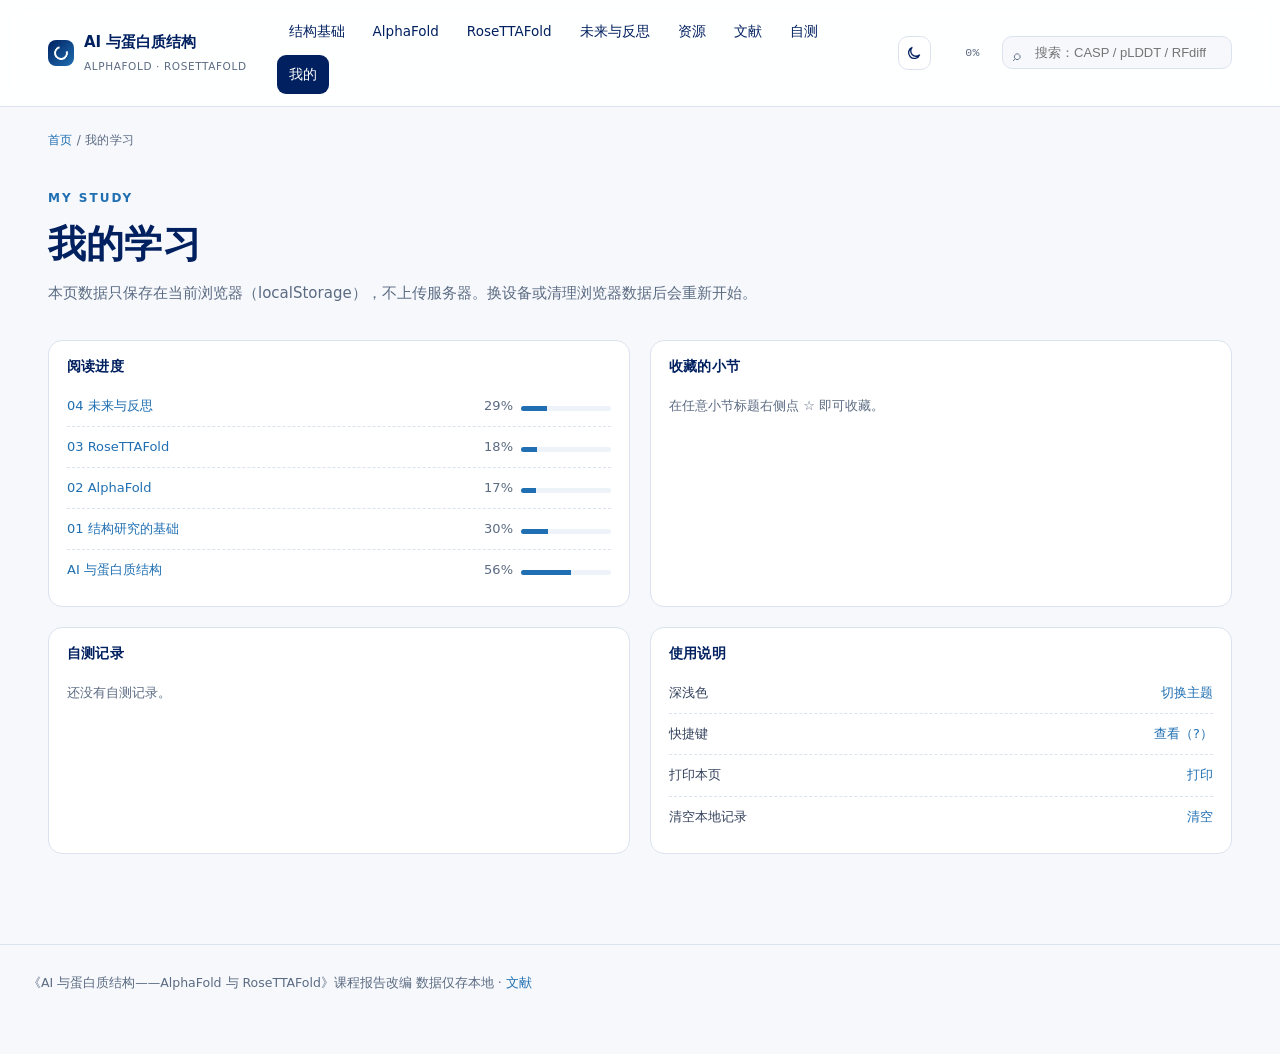
<file: alphafold/me.html>
<!DOCTYPE html>
<html lang="zh-CN">
<head>
<meta charset="utf-8">
<meta name="viewport" content="width=device-width, initial-scale=1">
<title>我的学习 · AI 与蛋白质结构</title>
<meta name="description" content="阅读进度、收藏小节与自测记录的本地汇总页。">
<link rel="icon" href="data:image/svg+xml,<svg xmlns='http://www.w3.org/2000/svg' viewBox='0 0 64 64'><rect width='64' height='64' rx='14' fill='%23002060'/><circle cx='32' cy='32' r='15' fill='none' stroke='%23fff' stroke-width='4' stroke-dasharray='70 30'/></svg>">
<meta name="theme-color" content="#002060">
<link rel="stylesheet" href="assets/css/site.css?v=2026110601">
<link rel="stylesheet" href="assets/css/extra.css?v=2026110601">
<link rel="stylesheet" href="assets/css/cite.css?v=2026110601">
<link rel="stylesheet" href="assets/css/interact2.css?v=2026110601">
<link rel="stylesheet" href="assets/css/layout.css?v=2026110701">
<link rel="stylesheet" href="assets/css/ux.css?v=2026110713">
</head>
<body>
<div id="progress"></div>
<header class="top">
  <div class="bar">
    <a class="logo" href="index.html"><i></i><span>AI 与蛋白质结构<small>ALPHAFOLD · ROSETTAFOLD</small></span></a>
    <nav class="main">
      <a href="ch1.html">结构基础</a>
      <a href="ch2.html">AlphaFold</a>
      <a href="ch3.html">RoseTTAFold</a>
      <a href="ch4.html">未来与反思</a>
      <a href="resources.html">资源</a>
      <a href="references.html">文献</a>
      <a href="quiz.html">自测</a>
      <a href="me.html" class="on">我的</a>
    </nav>
    <button id="menuBtn" aria-label="展开目录" aria-expanded="false">☰</button>
    <span class="pct" id="pct">0%</span>
    <div class="searchwrap">
      <input id="q" type="search" placeholder="搜索：CASP / pLDDT / RFdiffusion" aria-label="站内搜索">
      <div id="hits"></div>
    </div>
  </div>
</header>

<main>
  <div class="crumb"><a href="index.html">首页</a> / 我的学习</div>
  <div class="page-head">
    <div class="kicker">MY STUDY</div>
    <h1>我的学习</h1>
    <p>本页数据只保存在当前浏览器（localStorage），不上传服务器。换设备或清理浏览器数据后会重新开始。</p>
  </div>

  <div class="me-grid">
    <section class="me-card">
      <h3>阅读进度</h3>
      <ul id="meProgress"><li class="me-empty">还没有阅读记录，先去读一章吧。</li></ul>
    </section>
    <section class="me-card">
      <h3>收藏的小节</h3>
      <ul id="meMarks"><li class="me-empty">在任意小节标题右侧点 ☆ 即可收藏。</li></ul>
    </section>
    <section class="me-card">
      <h3>自测记录</h3>
      <ul id="meQuiz"><li class="me-empty">还没有自测记录。</li></ul>
    </section>
    <section class="me-card">
      <h3>使用说明</h3>
      <ul>
        <li><span>深浅色</span><a href="#" id="meTheme">切换主题</a></li>
        <li><span>快捷键</span><a href="#" id="meKeys">查看（?）</a></li>
        <li><span>打印本页</span><a href="#" id="mePrint">打印</a></li>
        <li><span>清空本地记录</span><a href="#" id="meClear">清空</a></li>
      </ul>
    </section>
  </div>
</main>

<footer class="site">
  <span>《AI 与蛋白质结构——AlphaFold 与 RoseTTAFold》课程报告改编</span>
  <span>数据仅存本地 · <a href="references.html">文献</a></span>
</footer>

<script src="assets/js/core.js?v=2026110601"></script>
<script src="assets/js/ux.js?v=2026110713"></script>
<script>
(function () {
  function $(id) { return document.getElementById(id); }
  function esc(s) { return String(s == null ? '' : s).replace(/[&<>"]/g, c => ({'&':'&amp;','<':'&lt;','>':'&gt;','"':'&quot;'}[c])); }
  function fmtDate(t) {
    const d = new Date(t);
    return d.getFullYear() + '-' + String(d.getMonth() + 1).padStart(2, '0') + '-' + String(d.getDate()).padStart(2, '0');
  }

  // 阅读进度
  let prog = {};
  try { prog = JSON.parse(localStorage.getItem('af-progress') || '{}'); } catch (e) { prog = {}; }
  const rows = Object.entries(prog).sort((a, b) => b[1].t - a[1].t);
  if (rows.length) {
    $('meProgress').innerHTML = rows.map(([path, r]) => {
      const pct = Math.max(0, Math.min(100, r.pct || 0));
      return '<li><a href="' + esc(path) + '">' + esc(r.title || path) + '</a>' +
        '<span style="display:flex;align-items:center;gap:8px;color:var(--muted)">' + pct + '%' +
        '<span class="me-bar"><i style="width:' + pct + '%"></i></span></span></li>';
    }).join('');
  }

  // 收藏
  let marks = [];
  try { marks = JSON.parse(localStorage.getItem('af-marks') || '[]'); } catch (e) { marks = []; }
  if (marks.length) {
    $('meMarks').innerHTML = marks.sort((a, b) => b.t - a.t).map(m =>
      '<li><a href="' + esc(m.page) + '#' + esc(m.id) + '">' + esc(m.title) + '</a>' +
      '<span style="color:var(--muted)">' + fmtDate(m.t) + '</span></li>').join('');
  }

  // 自测
  let quiz = [];
  try { quiz = JSON.parse(localStorage.getItem('af-quiz') || '[]'); } catch (e) { quiz = []; }
  if (quiz.length) {
    $('meQuiz').innerHTML = quiz.map(q =>
      '<li><span>' + fmtDate(q.t) + '</span><span>' + q.score + ' / ' + q.total +
      '（' + Math.round(q.score / q.total * 100) + '%）</span></li>').join('');
  }

  $('meTheme').addEventListener('click', e => { e.preventDefault(); document.querySelector('.theme-btn').click(); });
  $('meKeys').addEventListener('click', e => {
    e.preventDefault();
    document.dispatchEvent(new KeyboardEvent('keydown', { key: '?' }));
  });
  $('mePrint').addEventListener('click', e => { e.preventDefault(); window.print(); });
  $('meClear').addEventListener('click', e => {
    e.preventDefault();
    if (!confirm('确定清空本地的阅读进度、收藏与自测记录？')) return;
    ['af-progress', 'af-marks', 'af-quiz'].forEach(k => localStorage.removeItem(k));
    location.reload();
  });
})();
</script>
</body>
</html>
</file>
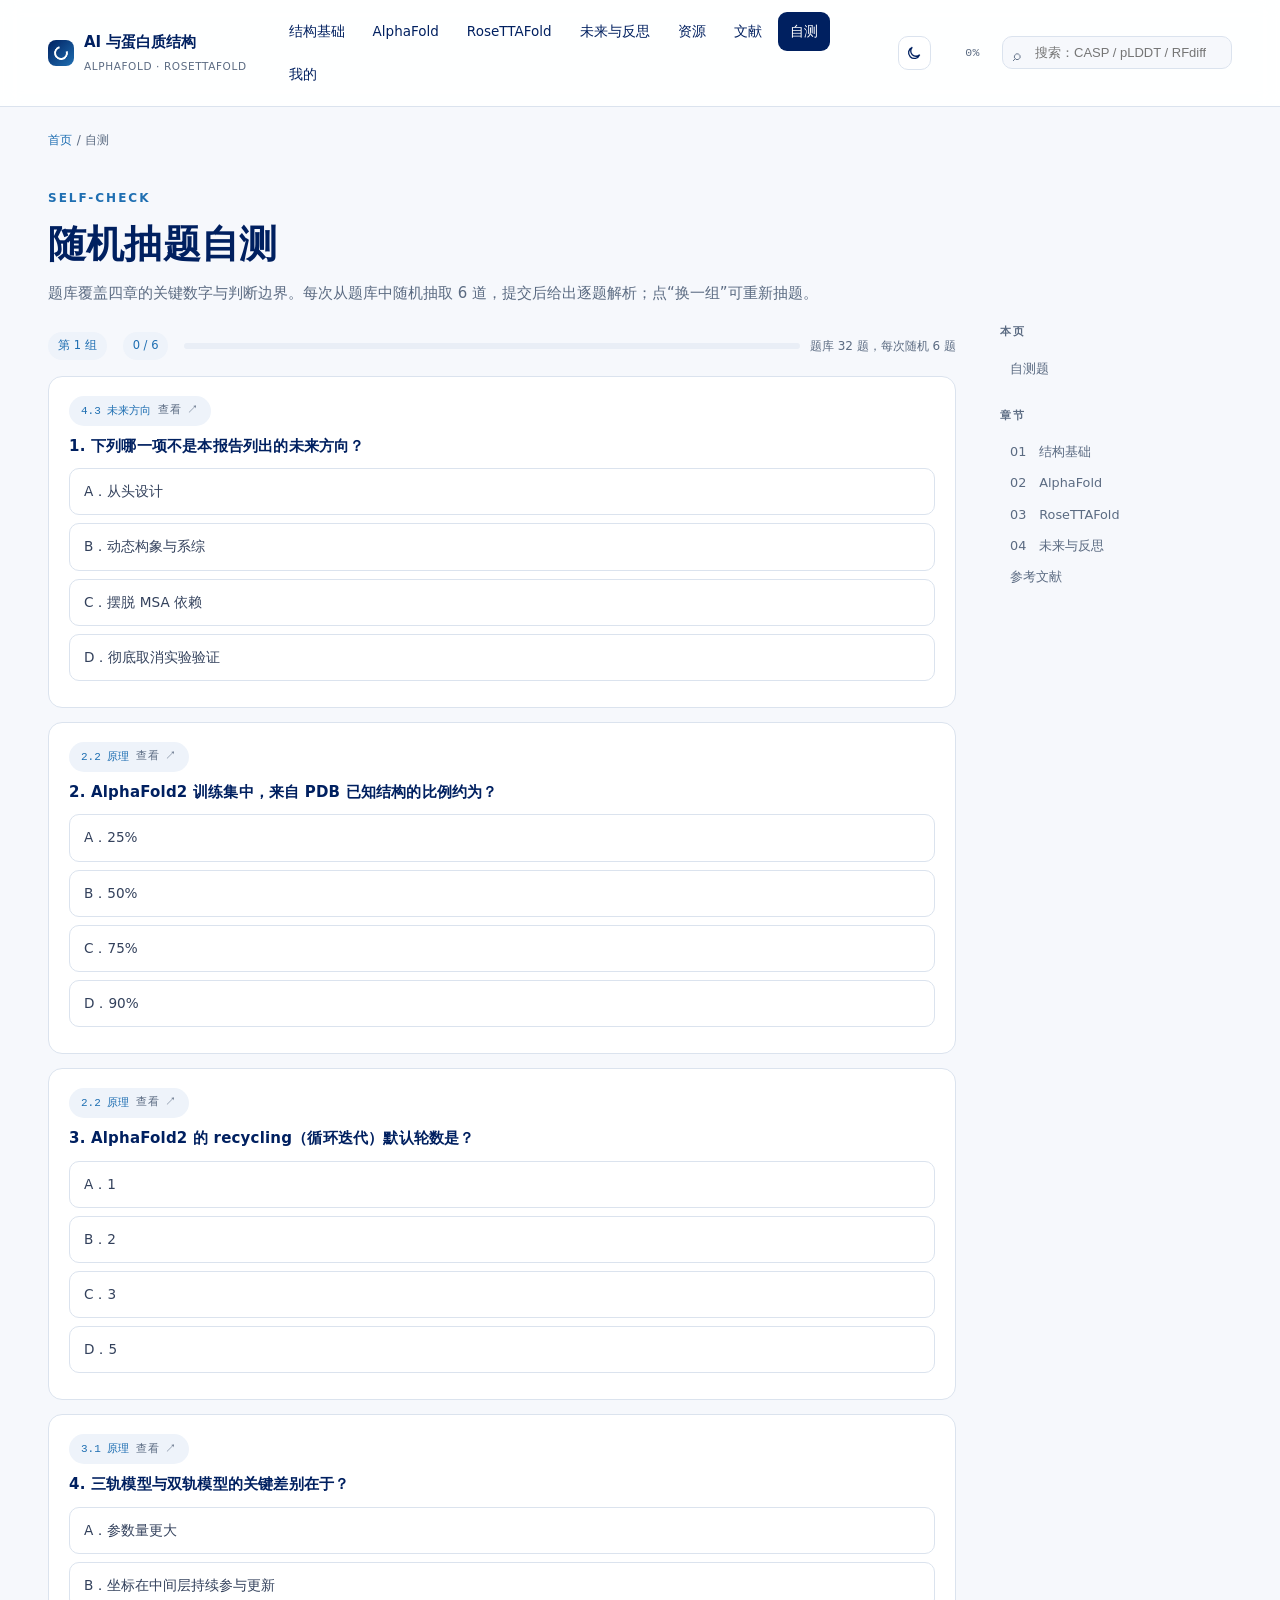
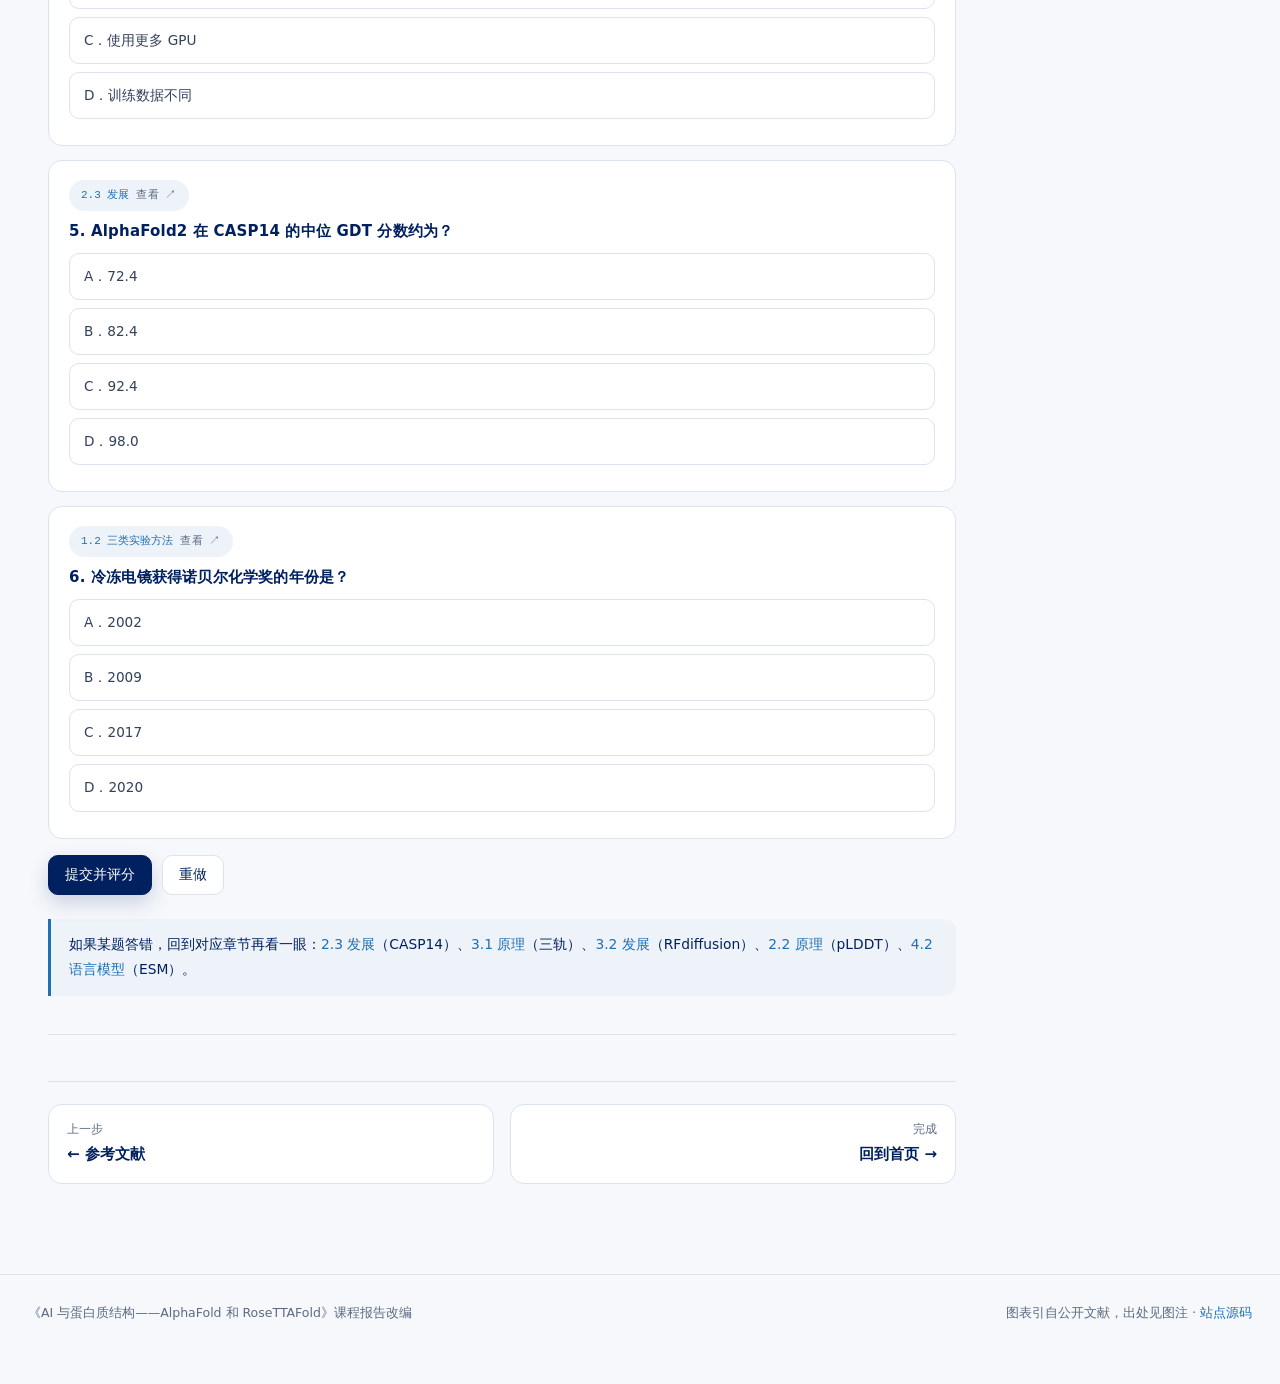
<file: alphafold/quiz.html>
<!DOCTYPE html>
<html lang="zh-CN">
<head>
<meta charset="utf-8">
<meta name="viewport" content="width=device-width, initial-scale=1">
<title>自测 · AI 与蛋白质结构</title>
<meta name="theme-color" content="#002060">
<meta property="og:title" content="AI 与蛋白质结构 · AlphaFold 与 RoseTTAFold">
<meta property="og:description" content="从实验解析到深度学习预测、再到蛋白质设计的交互式专题。">
<meta property="og:type" content="website">
<link rel="stylesheet" href="assets/css/site.css?v=2026110601">
<link rel="stylesheet" href="assets/css/extra.css?v=2026110601">
<link rel="stylesheet" href="assets/css/cite.css?v=2026110601">
<link rel="stylesheet" href="assets/css/interact2.css?v=2026110601">
<link rel="stylesheet" href="assets/css/quiz-tag.css?v=2026110601">
<link rel="stylesheet" href="assets/css/layout.css?v=2026110701">
<link rel="stylesheet" href="assets/css/ux.css?v=2026110713">
</head>
<body>
<div id="progress"></div>
<header class="top">
  <div class="bar">
    <a class="logo" href="index.html"><i></i><span>AI 与蛋白质结构<small>ALPHAFOLD · ROSETTAFOLD</small></span></a>
    <nav class="main">
      <a href="ch1.html">结构基础</a>
      <a href="ch2.html">AlphaFold</a>
      <a href="ch3.html">RoseTTAFold</a>
      <a href="ch4.html">未来与反思</a>
      <a href="resources.html">资源</a>
      <a href="references.html">文献</a>
      <a href="quiz.html">自测</a>
      <a href="me.html">我的</a>
    </nav>
    <button id="menuBtn" aria-label="展开目录" aria-expanded="false">☰</button>
    <span class="pct" id="pct">0%</span>
    <div class="searchwrap">
      <input id="q" type="search" placeholder="搜索：CASP / pLDDT / RFdiffusion" aria-label="站内搜索">
      <div id="hits"></div>
    </div>
  </div>
</header>

<main>
  <div class="crumb"><a href="index.html">首页</a> / 自测</div>
  <div class="page-head">
    <div class="kicker">SELF-CHECK</div>
    <h1>随机抽题自测</h1>
    <p>题库覆盖四章的关键数字与判断边界。每次从题库中随机抽取 6 道，提交后给出逐题解析；点“换一组”可重新抽题。</p>
  </div>

  <div class="layout">
    <article>
      <section class="sec" id="quiz" style="padding-top:10px">
        <div class="quiz" id="quizBox"></div>
        <div style="margin-top:16px;display:flex;gap:10px;align-items:center;flex-wrap:wrap">
          <button class="btn primary" id="quizCheck">提交并评分</button>
          <button class="btn" id="quizReset">重做</button>
          <span id="quizScore" style="font-size:13.5px;color:var(--muted)"></span>
        </div>
        <div class="note reveal" style="margin-top:24px">
          如果某题答错，回到对应章节再看一眼：<a href="ch2.html#s23">2.3 发展</a>（CASP14）、<a href="ch3.html#s31">3.1 原理</a>（三轨）、<a href="ch3.html#s32">3.2 发展</a>（RFdiffusion）、<a href="ch2.html#s22">2.2 原理</a>（pLDDT）、<a href="ch4.html#s42">4.2 语言模型</a>（ESM）。
        </div>
      </section>

      <div class="pager">
        <a href="references.html"><small>上一步</small><b>← 参考文献</b></a>
        <a class="next" href="index.html"><small>完成</small><b>回到首页 →</b></a>
      </div>
    </article>

    <aside class="rail">
      <h5>本页</h5>
      <a href="#quiz">自测题</a>
      <h5 style="margin-top:22px">章节</h5>
      <a href="ch1.html">01　结构基础</a>
      <a href="ch2.html">02　AlphaFold</a>
      <a href="ch3.html">03　RoseTTAFold</a>
      <a href="ch4.html">04　未来与反思</a>
      <a href="references.html">参考文献</a>
    </aside>
  </div>
</main>

<footer class="site">
  <div class="in">
    <span>《AI 与蛋白质结构——AlphaFold 和 RoseTTAFold》课程报告改编</span>
    <span>图表引自公开文献，出处见图注 · <a href="https://github.com/Heptagon18/heptagon18.github.io" target="_blank" rel="noopener">站点源码</a></span>
  </div>
</footer>
<script src="assets/js/core.js?v=2026110601"></script>
<script src="assets/js/widgets.js?v=2026110601"></script>
<script src="assets/js/extra.js?v=2026110601"></script>
<script src="assets/js/cite.js?v=2026110601"></script>
<script src="assets/js/interact2.js?v=2026110601"></script>
<script src="assets/js/ux.js?v=2026110713"></script>
<button id="fab" aria-label="回到顶部">↑</button>
</body>
</html>
</file>
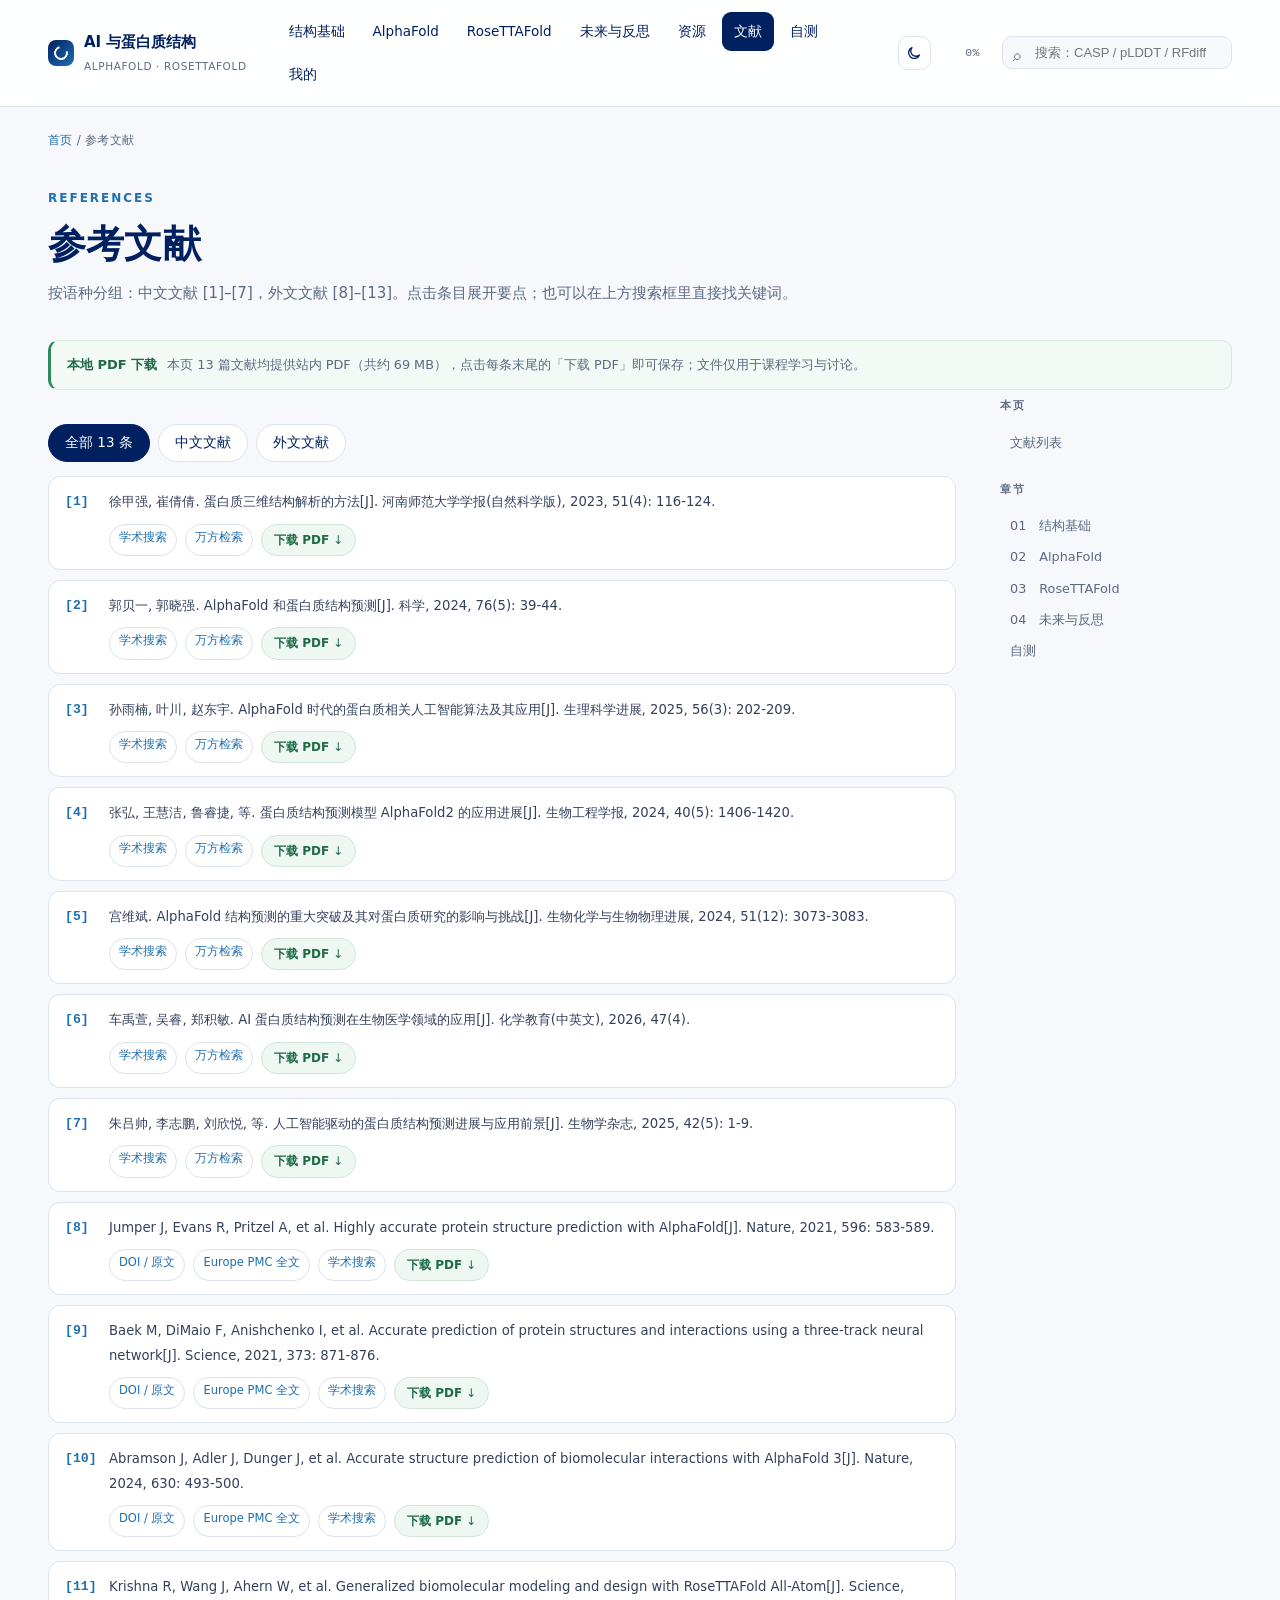
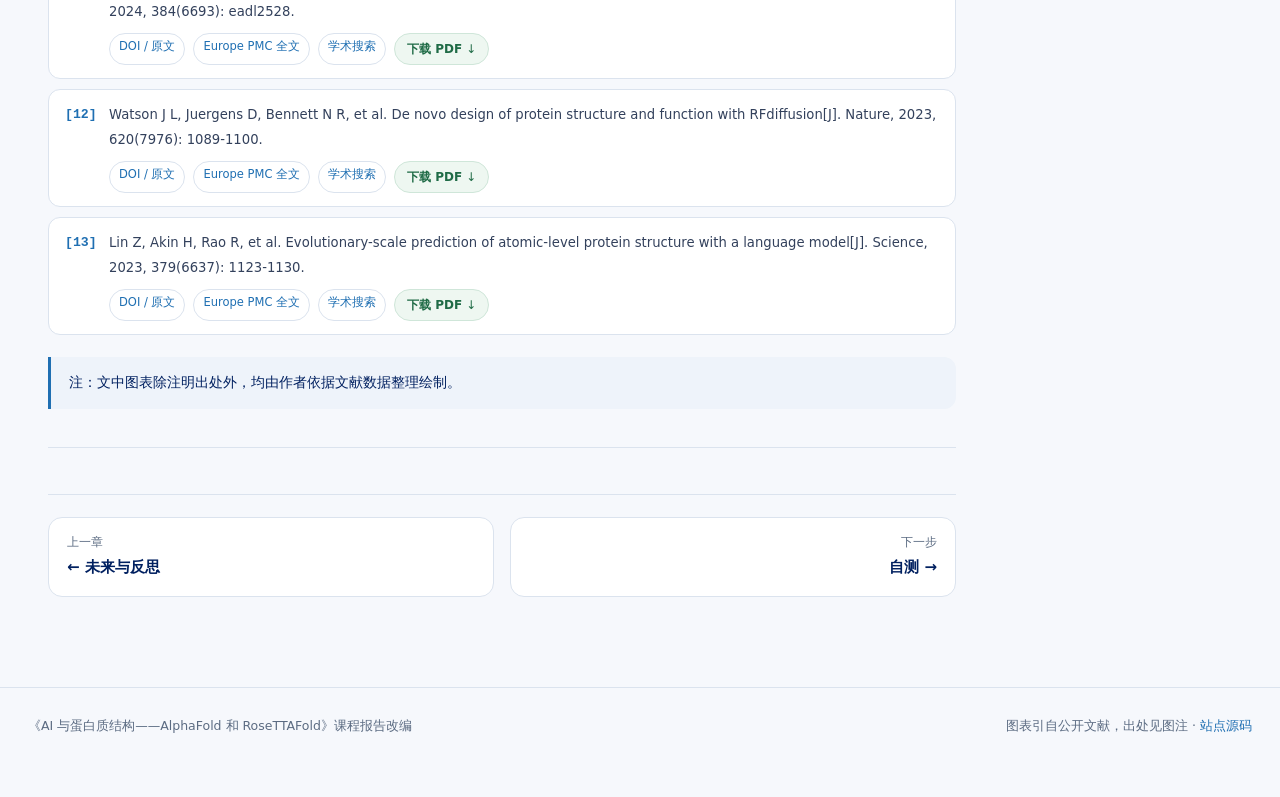
<file: alphafold/references.html>
<!DOCTYPE html>
<html lang="zh-CN">
<head>
<meta charset="utf-8">
<meta name="viewport" content="width=device-width, initial-scale=1">
<title>参考文献 · AI 与蛋白质结构</title>
<meta name="theme-color" content="#002060">
<meta property="og:title" content="AI 与蛋白质结构 · AlphaFold 与 RoseTTAFold">
<meta property="og:description" content="从实验解析到深度学习预测、再到蛋白质设计的交互式专题。">
<meta property="og:type" content="website">
<link rel="stylesheet" href="assets/css/site.css?v=2026110601">
<link rel="stylesheet" href="assets/css/extra.css?v=2026110601">
<link rel="stylesheet" href="assets/css/cite.css?v=2026110601">
<link rel="stylesheet" href="assets/css/interact2.css?v=2026110601">
<link rel="stylesheet" href="assets/css/layout.css?v=2026110701">
<link rel="stylesheet" href="assets/css/ux.css?v=2026110713">
</head>
<body>
<div id="progress"></div>
<header class="top">
  <div class="bar">
    <a class="logo" href="index.html"><i></i><span>AI 与蛋白质结构<small>ALPHAFOLD · ROSETTAFOLD</small></span></a>
    <nav class="main">
      <a href="ch1.html">结构基础</a>
      <a href="ch2.html">AlphaFold</a>
      <a href="ch3.html">RoseTTAFold</a>
      <a href="ch4.html">未来与反思</a>
      <a href="resources.html">资源</a>
      <a href="references.html">文献</a>
      <a href="quiz.html">自测</a>
      <a href="me.html">我的</a>
    </nav>
    <button id="menuBtn" aria-label="展开目录" aria-expanded="false">☰</button>
    <span class="pct" id="pct">0%</span>
    <div class="searchwrap">
      <input id="q" type="search" placeholder="搜索：CASP / pLDDT / RFdiffusion" aria-label="站内搜索">
      <div id="hits"></div>
    </div>
  </div>
</header>

<main>
  <div class="crumb"><a href="index.html">首页</a> / 参考文献</div>
  <div class="page-head">
    <div class="kicker">REFERENCES</div>
    <h1>参考文献</h1>
    <p>按语种分组：中文文献 [1]–[7]，外文文献 [8]–[13]。点击条目展开要点；也可以在上方搜索框里直接找关键词。</p>
  </div>

  <div class="ref-dl-note" id="ref-dl-note">
    <b>本地 PDF 下载</b>
    <span>本页 13 篇文献均提供站内 PDF（共约 69 MB），点击每条末尾的「下载 PDF」即可保存；文件仅用于课程学习与讨论。</span>
  </div>

  <div class="layout">
    <article>
      <section class="sec" id="refs" style="padding-top:10px">
        <div class="tabs" id="refTabs">
          <button class="tab on" data-r="all">全部 13 条</button>
          <button class="tab" data-r="cn">中文文献</button>
          <button class="tab" data-r="en">外文文献</button>
        </div>
        <div class="refs" id="refList"></div>
        <div class="note reveal" style="margin-top:22px">注：文中图表除注明出处外，均由作者依据文献数据整理绘制。</div>
      </section>

      <div class="pager">
        <a href="ch4.html"><small>上一章</small><b>← 未来与反思</b></a>
        <a class="next" href="quiz.html"><small>下一步</small><b>自测 →</b></a>
      </div>
    </article>

    <aside class="rail">
      <h5>本页</h5>
      <a href="#refs">文献列表</a>
      <h5 style="margin-top:22px">章节</h5>
      <a href="ch1.html">01　结构基础</a>
      <a href="ch2.html">02　AlphaFold</a>
      <a href="ch3.html">03　RoseTTAFold</a>
      <a href="ch4.html">04　未来与反思</a>
      <a href="quiz.html">自测</a>
    </aside>
  </div>
</main>

<footer class="site">
  <div class="in">
    <span>《AI 与蛋白质结构——AlphaFold 和 RoseTTAFold》课程报告改编</span>
    <span>图表引自公开文献，出处见图注 · <a href="https://github.com/Heptagon18/heptagon18.github.io" target="_blank" rel="noopener">站点源码</a></span>
  </div>
</footer>
<script src="assets/js/core.js?v=2026110601"></script>
<script src="assets/js/widgets.js?v=2026110601"></script>
<script src="assets/js/extra.js?v=2026110601"></script>
<script src="assets/js/cite.js?v=2026110601"></script>
<script src="assets/js/interact2.js?v=2026110601"></script>
<script src="assets/js/ux.js?v=2026110713"></script>
<button id="fab" aria-label="回到顶部">↑</button>
</body>
</html>
</file>
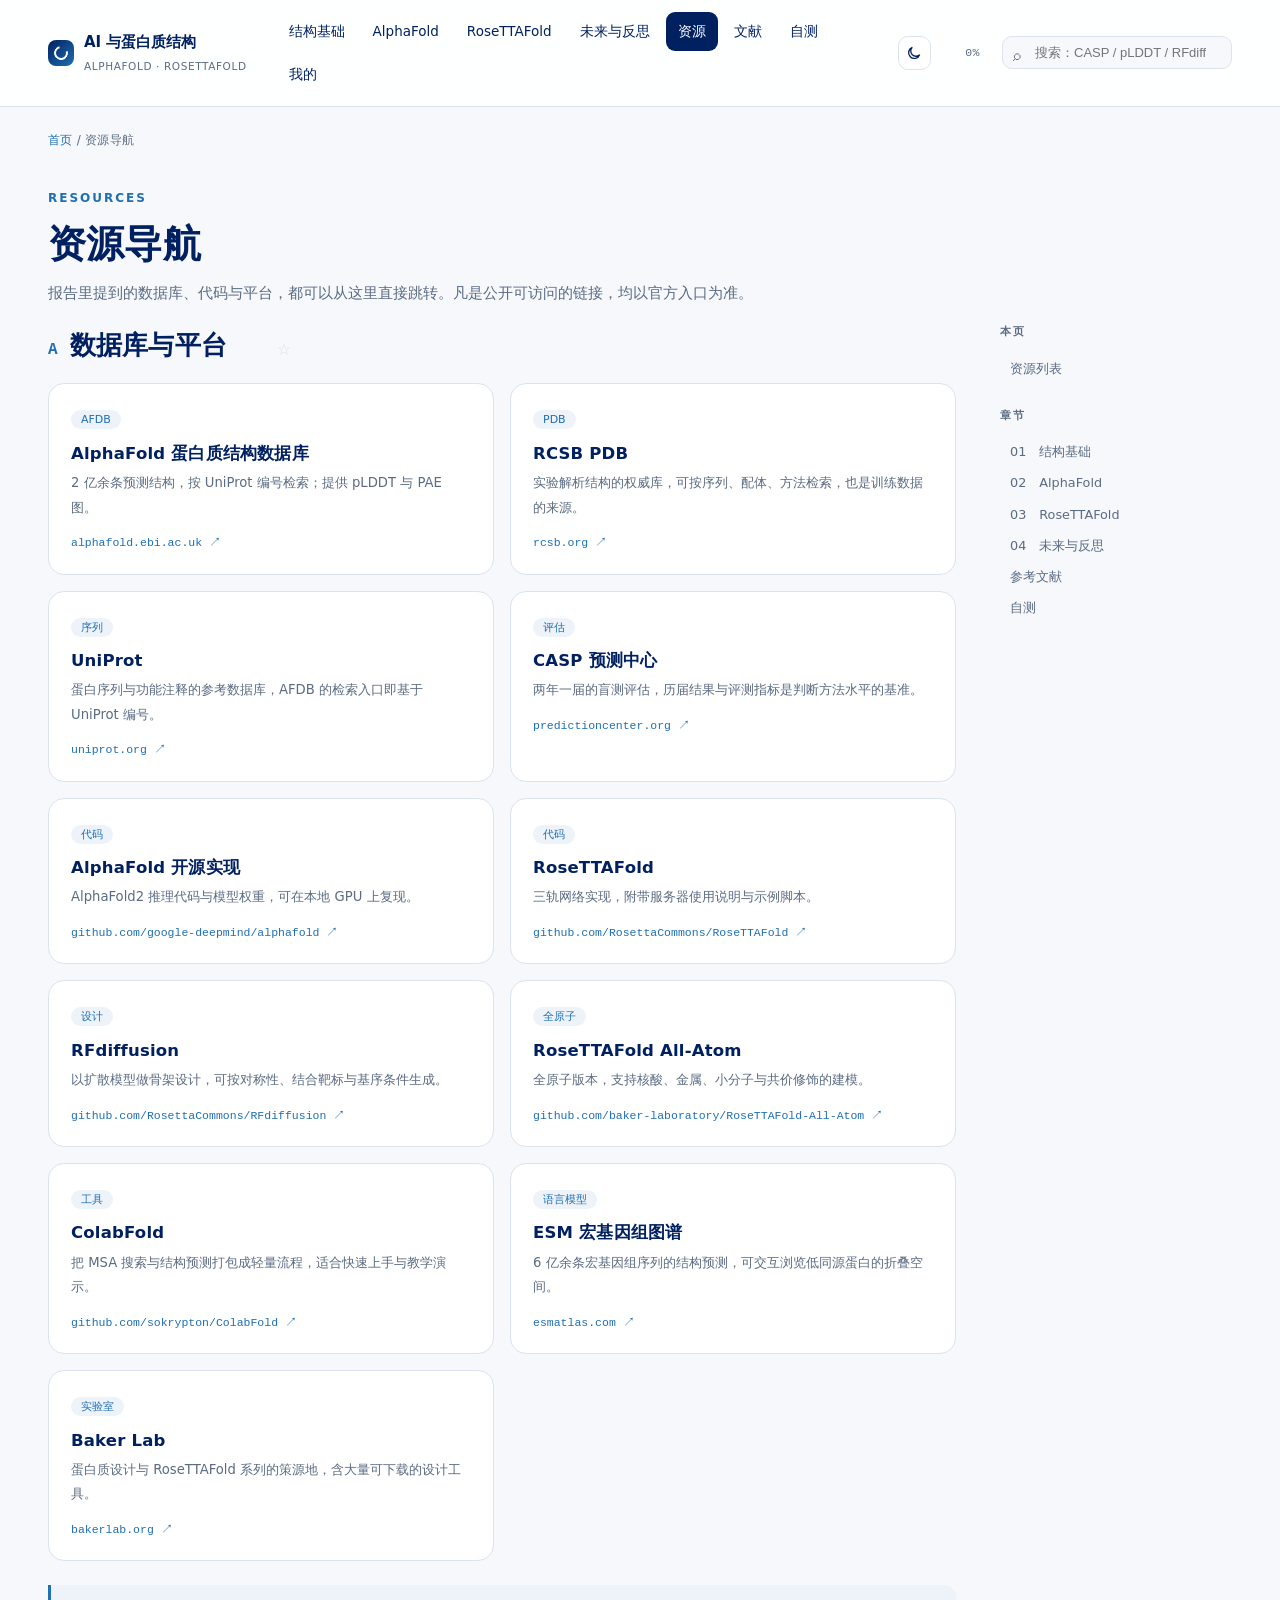
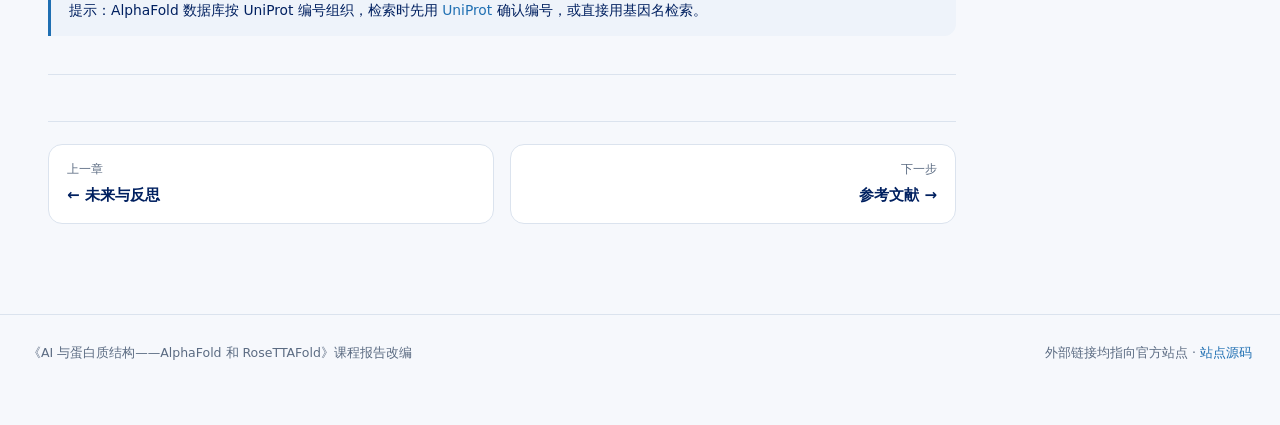
<file: alphafold/resources.html>
<!DOCTYPE html>
<html lang="zh-CN">
<head>
<meta charset="utf-8">
<meta name="viewport" content="width=device-width, initial-scale=1">
<title>资源导航 · AI 与蛋白质结构</title>
<link rel="stylesheet" href="assets/css/site.css?v=2026110601">
<link rel="stylesheet" href="assets/css/extra.css?v=2026110601">
<link rel="stylesheet" href="assets/css/cite.css?v=2026110601">
<link rel="stylesheet" href="assets/css/interact2.css?v=2026110601">
<link rel="stylesheet" href="assets/css/layout.css?v=2026110701">
<link rel="stylesheet" href="assets/css/ux.css?v=2026110713">
</head>
<body>
<div id="progress"></div>
<header class="top">
  <div class="bar">
    <a class="logo" href="index.html"><i></i><span>AI 与蛋白质结构<small>ALPHAFOLD · ROSETTAFOLD</small></span></a>
    <nav class="main">
      <a href="ch1.html">结构基础</a>
      <a href="ch2.html">AlphaFold</a>
      <a href="ch3.html">RoseTTAFold</a>
      <a href="ch4.html">未来与反思</a>
      <a href="resources.html">资源</a>
      <a href="references.html">文献</a>
      <a href="quiz.html">自测</a>
      <a href="me.html">我的</a>
    </nav>
    <button id="menuBtn" aria-label="展开目录" aria-expanded="false">☰</button>
    <span class="pct" id="pct">0%</span>
    <div class="searchwrap">
      <input id="q" type="search" placeholder="搜索：CASP / pLDDT / RFdiffusion" aria-label="站内搜索">
      <div id="hits"></div>
    </div>
  </div>
</header>

<main>
  <div class="crumb"><a href="index.html">首页</a> / 资源导航</div>
  <div class="page-head">
    <div class="kicker">RESOURCES</div>
    <h1>资源导航</h1>
    <p>报告里提到的数据库、代码与平台，都可以从这里直接跳转。凡是公开可访问的链接，均以官方入口为准。</p>
  </div>

  <div class="layout">
    <article>
      <section class="sec" id="data" style="padding-top:6px">
        <h2><span class="num">A</span>数据库与平台</h2>
        <div class="res-grid">
      <a class="res reveal" href="https://alphafold.ebi.ac.uk/" target="_blank" rel="noopener">
        <span class="tag">AFDB</span>
        <h3>AlphaFold 蛋白质结构数据库</h3>
        <p>2 亿余条预测结构，按 UniProt 编号检索；提供 pLDDT 与 PAE 图。</p>
        <span class="link">alphafold.ebi.ac.uk ↗</span>
      </a>
      <a class="res reveal" href="https://www.rcsb.org/" target="_blank" rel="noopener">
        <span class="tag">PDB</span>
        <h3>RCSB PDB</h3>
        <p>实验解析结构的权威库，可按序列、配体、方法检索，也是训练数据的来源。</p>
        <span class="link">rcsb.org ↗</span>
      </a>
      <a class="res reveal" href="https://www.uniprot.org/" target="_blank" rel="noopener">
        <span class="tag">序列</span>
        <h3>UniProt</h3>
        <p>蛋白序列与功能注释的参考数据库，AFDB 的检索入口即基于 UniProt 编号。</p>
        <span class="link">uniprot.org ↗</span>
      </a>
      <a class="res reveal" href="https://predictioncenter.org/" target="_blank" rel="noopener">
        <span class="tag">评估</span>
        <h3>CASP 预测中心</h3>
        <p>两年一届的盲测评估，历届结果与评测指标是判断方法水平的基准。</p>
        <span class="link">predictioncenter.org ↗</span>
      </a>
      <a class="res reveal" href="https://github.com/google-deepmind/alphafold" target="_blank" rel="noopener">
        <span class="tag">代码</span>
        <h3>AlphaFold 开源实现</h3>
        <p>AlphaFold2 推理代码与模型权重，可在本地 GPU 上复现。</p>
        <span class="link">github.com/google-deepmind/alphafold ↗</span>
      </a>
      <a class="res reveal" href="https://github.com/RosettaCommons/RoseTTAFold" target="_blank" rel="noopener">
        <span class="tag">代码</span>
        <h3>RoseTTAFold</h3>
        <p>三轨网络实现，附带服务器使用说明与示例脚本。</p>
        <span class="link">github.com/RosettaCommons/RoseTTAFold ↗</span>
      </a>
      <a class="res reveal" href="https://github.com/RosettaCommons/RFdiffusion" target="_blank" rel="noopener">
        <span class="tag">设计</span>
        <h3>RFdiffusion</h3>
        <p>以扩散模型做骨架设计，可按对称性、结合靶标与基序条件生成。</p>
        <span class="link">github.com/RosettaCommons/RFdiffusion ↗</span>
      </a>
      <a class="res reveal" href="https://github.com/baker-laboratory/RoseTTAFold-All-Atom" target="_blank" rel="noopener">
        <span class="tag">全原子</span>
        <h3>RoseTTAFold All-Atom</h3>
        <p>全原子版本，支持核酸、金属、小分子与共价修饰的建模。</p>
        <span class="link">github.com/baker-laboratory/RoseTTAFold-All-Atom ↗</span>
      </a>
      <a class="res reveal" href="https://github.com/sokrypton/ColabFold" target="_blank" rel="noopener">
        <span class="tag">工具</span>
        <h3>ColabFold</h3>
        <p>把 MSA 搜索与结构预测打包成轻量流程，适合快速上手与教学演示。</p>
        <span class="link">github.com/sokrypton/ColabFold ↗</span>
      </a>
      <a class="res reveal" href="https://esmatlas.com/" target="_blank" rel="noopener">
        <span class="tag">语言模型</span>
        <h3>ESM 宏基因组图谱</h3>
        <p>6 亿余条宏基因组序列的结构预测，可交互浏览低同源蛋白的折叠空间。</p>
        <span class="link">esmatlas.com ↗</span>
      </a>
      <a class="res reveal" href="https://www.bakerlab.org/" target="_blank" rel="noopener">
        <span class="tag">实验室</span>
        <h3>Baker Lab</h3>
        <p>蛋白质设计与 RoseTTAFold 系列的策源地，含大量可下载的设计工具。</p>
        <span class="link">bakerlab.org ↗</span>
      </a>
        </div>
        <div class="note" style="margin-top:24px">提示：AlphaFold 数据库按 UniProt 编号组织，检索时先用 <a href="https://www.uniprot.org/" target="_blank" rel="noopener">UniProt</a> 确认编号，或直接用基因名检索。</div>
      </section>

      <div class="pager">
        <a href="ch4.html"><small>上一章</small><b>← 未来与反思</b></a>
        <a class="next" href="references.html"><small>下一步</small><b>参考文献 →</b></a>
      </div>
    </article>

    <aside class="rail">
      <h5>本页</h5>
      <a href="#data">资源列表</a>
      <h5 style="margin-top:22px">章节</h5>
      <a href="ch1.html">01　结构基础</a>
      <a href="ch2.html">02　AlphaFold</a>
      <a href="ch3.html">03　RoseTTAFold</a>
      <a href="ch4.html">04　未来与反思</a>
      <a href="references.html">参考文献</a>
      <a href="quiz.html">自测</a>
    </aside>
  </div>
</main>

<footer class="site">
  <div class="in">
    <span>《AI 与蛋白质结构——AlphaFold 和 RoseTTAFold》课程报告改编</span>
    <span>外部链接均指向官方站点 · <a href="https://github.com/Heptagon18/heptagon18.github.io" target="_blank" rel="noopener">站点源码</a></span>
  </div>
</footer>
<script src="assets/js/core.js?v=2026110601"></script>
<script src="assets/js/widgets.js?v=2026110601"></script>
<script src="assets/js/extra.js?v=2026110601"></script>
<script src="assets/js/cite.js?v=2026110601"></script>
<script src="assets/js/interact2.js?v=2026110601"></script>
<script src="assets/js/ux.js?v=2026110713"></script>
</body>
</html>
</file>
<file: alphafold/assets/css/site.css>
:root{
  --navy:#002060; --ink:#16233a; --body:#33415c; --muted:#5b6b82;
  --blue:#1f6fb2; --blue-2:#2a86cf; --teal:#117f86; --amber:#c9801d;
  --line:#dbe3ee; --bg:#f6f8fc; --card:#fff; --soft:#eef3fa;
  --mono:"Cascadia Mono","Consolas",monospace;
  --shadow:0 10px 30px rgba(0,32,96,.08);
}
*{box-sizing:border-box}
html{scroll-behavior:smooth}
body{
  margin:0;background:var(--bg);color:var(--body);
  font:15.5px/1.85 "Microsoft YaHei","PingFang SC","Hiragino Sans GB",system-ui,sans-serif;
  -webkit-font-smoothing:antialiased;overflow-x:hidden;
}
a{color:var(--blue);text-decoration:none}
a:hover{text-decoration:underline}
h1,h2,h3,h4{color:var(--navy);margin:0;font-weight:700;letter-spacing:.2px;line-height:1.35}
p{margin:.6em 0}
sup.cite{color:var(--muted);font-size:.68em;vertical-align:super}
img{max-width:100%}

/* ---------------- 顶栏 ---------------- */
#progress{position:fixed;top:0;left:0;height:3px;width:0;background:linear-gradient(90deg,var(--blue),var(--amber));z-index:80;transition:width .08s linear}
header.top{
  position:sticky;top:0;z-index:70;background:rgba(255,255,255,.9);backdrop-filter:blur(10px);
  border-bottom:1px solid var(--line);
}
header.top .bar{
  max-width:1240px;margin:0 auto;padding:12px 28px;display:flex;align-items:center;gap:22px;
}
.logo{display:flex;align-items:center;gap:10px;font-weight:800;color:var(--navy);font-size:15px;white-space:nowrap}
.logo i{
  width:26px;height:26px;border-radius:8px;display:inline-block;
  background:linear-gradient(135deg,var(--navy),var(--blue));position:relative;
}
.logo i:after{content:"";position:absolute;inset:6px;border:2px solid #fff;border-radius:50%;border-top-color:transparent;transform:rotate(30deg)}
.logo small{display:block;font-weight:400;font-size:10.5px;color:var(--muted);letter-spacing:.6px}
header.top nav.main{display:flex;gap:4px;margin-left:8px;flex-wrap:wrap}
header.top nav.main a{
  padding:7px 12px;border-radius:9px;font-size:13.5px;color:var(--navy);white-space:nowrap;
}
header.top nav.main a:hover{background:var(--soft);text-decoration:none}
header.top nav.main a.on{background:var(--navy);color:#fff}
.searchwrap{margin-left:auto;position:relative}
.searchwrap input{
  width:230px;padding:8px 12px 8px 32px;border:1px solid var(--line);border-radius:10px;
  font-size:13px;background:var(--bg);outline:none;color:var(--ink);transition:.2s;
}
.searchwrap input:focus{width:300px;border-color:var(--blue);background:#fff;box-shadow:0 4px 16px rgba(31,111,178,.12)}
.searchwrap:before{content:"⌕";position:absolute;left:11px;top:6px;color:var(--muted);font-size:15px}
#hits{
  position:absolute;right:0;top:44px;width:420px;max-height:60vh;overflow:auto;background:#fff;
  border:1px solid var(--line);border-radius:14px;box-shadow:var(--shadow);padding:8px;display:none;
}
#hits.show{display:block}
#hits a{display:block;padding:9px 12px;border-radius:9px;color:var(--ink);font-size:13px}
#hits a:hover{background:var(--soft);text-decoration:none}
#hits a b{color:var(--navy);display:block;font-size:13.5px}
#hits a span{color:var(--muted);font-size:12px}
#hits .none{padding:12px;color:var(--muted);font-size:13px}

/* ---------------- 版心 ---------------- */
main{max-width:1240px;margin:0 auto;padding:0 28px 90px}
.crumb{font-size:12px;color:var(--muted);padding:22px 0 6px;letter-spacing:.3px}
.crumb b{color:var(--navy)}

/* ---------------- 首页 hero ---------------- */
.hero{
  position:relative;padding:44px 0 54px;border-bottom:1px solid var(--line);overflow:hidden;
}
.hero .glow{
  position:absolute;width:620px;height:620px;border-radius:50%;right:-160px;top:-220px;
  background:radial-gradient(circle at center,rgba(31,111,178,.16),rgba(31,111,178,0) 62%);
  pointer-events:none;
}
.hero .kicker{font-size:12px;letter-spacing:3px;color:var(--blue);font-weight:800}
.hero h1{font-size:52px;line-height:1.12;margin:14px 0 8px;letter-spacing:-.5px}
.hero h2{font-size:22px;color:var(--blue);font-weight:500}
.hero p.lead{font-size:16.5px;color:var(--muted);max-width:720px;margin-top:18px}
.hero .cta{display:flex;gap:12px;margin-top:26px;flex-wrap:wrap}
.btn{
  display:inline-flex;align-items:center;gap:8px;border:1px solid var(--line);background:#fff;color:var(--navy);
  border-radius:10px;padding:10px 16px;font-size:13.5px;cursor:pointer;transition:.18s;font-family:inherit;
}
.btn:hover{border-color:var(--blue);color:var(--blue);transform:translateY(-1px);text-decoration:none}
.btn.primary{background:var(--navy);border-color:var(--navy);color:#fff;box-shadow:0 8px 20px rgba(0,32,96,.18)}
.btn.primary:hover{background:#0a3070;color:#fff}
.btn.ghost{background:transparent}
.facts{display:grid;grid-template-columns:repeat(4,1fr);gap:16px;margin-top:34px}
.fact{background:#fff;border:1px solid var(--line);border-radius:14px;padding:16px 18px;transition:.2s}
.fact:hover{transform:translateY(-3px);box-shadow:var(--shadow)}
.fact b{display:block;font-size:28px;color:var(--navy);line-height:1.15;font-family:var(--mono)}
.fact span{font-size:12px;color:var(--muted);display:block;margin-top:4px}

/* ---------------- 章节卡片 ---------------- */
.cards{display:grid;grid-template-columns:repeat(2,1fr);gap:20px;margin-top:34px}
.card-link{
  position:relative;background:#fff;border:1px solid var(--line);border-radius:18px;padding:26px 26px 22px;
  display:block;color:inherit;transition:.22s;overflow:hidden;
}
.card-link:hover{transform:translateY(-4px);box-shadow:var(--shadow);border-color:#c6d7ea;text-decoration:none}
.card-link .n{
  font-family:var(--mono);font-size:13px;color:var(--blue);font-weight:700;letter-spacing:1px;
}
.card-link h3{font-size:21px;margin:6px 0 8px}
.card-link p{color:var(--muted);font-size:13.5px;margin:0}
.card-link .go{position:absolute;right:22px;bottom:20px;color:var(--blue);font-size:13px;opacity:0;transform:translateX(-6px);transition:.22s}
.card-link:hover .go{opacity:1;transform:none}
.card-link:after{
  content:"";position:absolute;right:-40px;top:-40px;width:130px;height:130px;border-radius:50%;
  background:radial-gradient(circle,rgba(31,111,178,.10),transparent 70%);
}

/* ---------------- 内容页 ---------------- */
.page-head{padding:30px 0 6px}
.page-head .kicker{font-size:12px;letter-spacing:2px;color:var(--blue);font-weight:800}
.page-head h1{font-size:38px;margin:10px 0 8px}
.page-head p{color:var(--muted);max-width:820px;font-size:15px}
.layout{display:grid;grid-template-columns:minmax(0,1fr) 232px;gap:44px;align-items:start}
article{min-width:0}
section.sec{padding:34px 0 18px;border-bottom:1px solid var(--line);scroll-margin-top:80px}
section.sec:last-child{border-bottom:0}
section.sec h2{font-size:26px;display:flex;align-items:baseline;gap:12px;margin-bottom:6px}
section.sec h2 .num{font-family:var(--mono);font-size:16px;color:var(--blue);font-weight:700}
section.sec .sub{color:var(--muted);font-size:14px;margin-bottom:16px}
h3.sub{font-size:17px;margin:28px 0 8px;padding-left:11px;border-left:3px solid var(--amber);scroll-margin-top:84px}

/* 右侧小节导航 */
.rail{position:sticky;top:86px}
.rail h5{font-size:11px;letter-spacing:1.6px;color:var(--muted);margin:0 0 10px;font-weight:700}
.rail a{
  display:block;font-size:12.8px;color:var(--muted);padding:6px 10px;border-left:2px solid transparent;
  margin-left:-2px;transition:.15s;line-height:1.5;
}
.rail a:hover{color:var(--navy);text-decoration:none}
.rail a.on{color:var(--blue);border-left-color:var(--blue);font-weight:600;background:linear-gradient(90deg,var(--soft),transparent)}

/* ---------------- 通用块 ---------------- */
.grid2{display:grid;grid-template-columns:1fr 1fr;gap:26px;align-items:start}
.grid2.narrow{grid-template-columns:1.06fr .94fr}
.grid3{display:grid;grid-template-columns:repeat(3,1fr);gap:16px}
figure{margin:0}
figure .frame{background:#fff;border:1px solid var(--line);border-radius:14px;padding:8px}
figure img{width:100%;display:block;border-radius:8px}
figcaption{font-size:11.5px;color:var(--muted);margin-top:8px;line-height:1.6}
figcaption b{color:var(--navy)}
.card{background:#fff;border:1px solid var(--line);border-radius:14px;padding:18px 20px}
.card h4{font-size:15px;margin-bottom:6px}
.card p{font-size:13.5px;margin:.35em 0}
ul.clean{margin:8px 0;padding-left:1.15em}
ul.clean li{margin:7px 0;font-size:14.2px}
.key{font-weight:700;color:var(--navy)}
.note{background:var(--soft);border-left:3px solid var(--blue);border-radius:0 12px 12px 0;padding:13px 18px;font-size:13.8px;color:var(--navy);margin:20px 0}
.warn{background:#fdf6e8;border-left-color:var(--amber);color:#7a5311}
.pill{display:inline-block;font-size:11.5px;padding:3px 10px;border-radius:999px;background:var(--soft);color:var(--blue);margin-right:6px}

/* 标签页 */
.tabs{display:flex;gap:8px;margin:18px 0 14px;flex-wrap:wrap}
.tab{padding:9px 16px;border-radius:999px;border:1px solid var(--line);background:#fff;cursor:pointer;font-size:13.5px;color:var(--navy);transition:.15s;font-family:inherit}
.tab:hover{border-color:var(--blue)}
.tab.on{background:var(--navy);color:#fff;border-color:var(--navy)}
.panel{display:none}
.panel.on{display:block;animation:fade .28s ease}
@keyframes fade{from{opacity:0;transform:translateY(5px)}to{opacity:1;transform:none}}

/* 表格 */
.tablewrap{background:#fff;border:1px solid var(--line);border-radius:14px;overflow:auto}
table.cmp{width:100%;border-collapse:collapse;font-size:13.5px;min-width:620px}
table.cmp th{background:var(--navy);color:#fff;text-align:left;padding:12px 13px;font-weight:600;font-size:13px;white-space:nowrap}
table.cmp td{padding:12px 13px;border-bottom:1px solid var(--line);vertical-align:top}
table.cmp tr:last-child td{border-bottom:0}
table.cmp tr:hover td{background:var(--soft)}
table.cmp td:first-child{font-weight:700;color:var(--navy);white-space:nowrap}

/* 时间轴 */
.timeline{position:relative;margin:22px 0 6px;padding-left:26px}
.timeline:before{content:"";position:absolute;left:8px;top:8px;bottom:8px;width:2px;background:linear-gradient(var(--blue),var(--amber))}
.tl-item{position:relative;padding:8px 0;cursor:pointer;transition:.15s}
.tl-item:before{content:"";position:absolute;left:-24px;top:16px;width:11px;height:11px;border-radius:50%;background:#fff;border:2px solid var(--blue);transition:.15s}
.tl-item:hover:before{border-color:var(--amber)}
.tl-item.on:before{background:var(--amber);border-color:var(--amber);box-shadow:0 0 0 4px rgba(201,128,29,.16)}
.tl-item b{color:var(--navy);font-size:14px;margin-right:10px;font-family:var(--mono)}
.tl-item span{color:var(--muted);font-size:13.4px}
.tl-item.on span{color:var(--navy)}
.tl-body{background:#fff;border:1px solid var(--line);border-radius:14px;padding:20px 22px;font-size:13.8px;min-height:190px}
.tl-body h4{margin-bottom:8px}
.tl-body p{color:var(--body)}
.tl-body .yr{font-family:var(--mono);color:var(--blue);font-weight:700}

/* SVG 三轨图 */
.track-svg{width:100%;height:auto;background:#fff;border:1px solid var(--line);border-radius:14px}
.track-svg .box{cursor:pointer}
.track-svg .box rect{transition:.18s}
.track-svg .box:hover rect{stroke:var(--amber);stroke-width:2}
.track-svg .box.on rect{stroke:var(--amber);stroke-width:2.5;filter:drop-shadow(0 3px 8px rgba(201,128,29,.18))}
.track-svg text{font-family:inherit;font-size:12px;fill:var(--ink)}

/* 滑块 */
.slider-row{display:flex;align-items:center;gap:16px;margin:16px 0}
input[type=range]{-webkit-appearance:none;appearance:none;height:5px;border-radius:3px;outline:none;flex:1;
  background:linear-gradient(90deg,var(--blue),var(--teal));}
input[type=range]::-webkit-slider-thumb{-webkit-appearance:none;width:20px;height:20px;border-radius:50%;background:#fff;border:5px solid var(--blue);box-shadow:0 2px 8px rgba(0,32,96,.25);cursor:pointer;transition:.15s}
input[type=range]::-webkit-slider-thumb:hover{transform:scale(1.08)}
output.val{font-family:var(--mono);font-size:14px;color:var(--navy);min-width:76px;text-align:right;font-weight:700}
canvas.demo{width:100%;background:#fff;border:1px solid var(--line);border-radius:14px;display:block}
.metric{display:flex;gap:20px;margin-top:12px;font-size:12.5px;color:var(--muted);flex-wrap:wrap}
.metric b{font-family:var(--mono);color:var(--navy);font-size:15px}
.pbar{height:16px;border-radius:9px;overflow:hidden;display:flex;background:#eef2f8;margin-top:10px}
.pbar i{height:100%;transition:width .25s ease,background .25s ease}
.badge{display:inline-block;padding:3px 10px;border-radius:999px;font-size:12px;font-weight:700;color:#fff}

/* 文献 */
.refs{display:grid;gap:10px}
.ref{background:#fff;border:1px solid var(--line);border-radius:12px;padding:13px 16px;font-size:13.2px;cursor:pointer;transition:.15s}
.ref:hover{border-color:#c6d7ea}
.ref .head{display:flex;gap:10px;align-items:flex-start}
.ref .no{font-family:var(--mono);color:var(--blue);font-weight:700;min-width:34px}
.ref .abs{display:none;margin:10px 0 0 44px;color:var(--body);font-size:12.6px;border-top:1px dashed var(--line);padding-top:10px}
.ref.open .abs{display:block}
.ref mark{background:#fff1c9;color:inherit;padding:0 1px}

/* 测验 */
.quiz .q{background:#fff;border:1px solid var(--line);border-radius:14px;padding:18px 20px;margin:14px 0}
.quiz .q h4{margin-bottom:12px;font-size:15px}
.opt{display:block;padding:10px 14px;border:1px solid var(--line);border-radius:10px;margin:8px 0;cursor:pointer;font-size:13.6px;transition:.15s}
.opt:hover{border-color:var(--blue);background:#fbfdff}
.opt.pick{border-color:var(--blue);background:var(--soft)}
.opt.right{border-color:#1d8a5a;background:#e9f7ef}
.opt.wrong{border-color:#c05050;background:#fdecec}
.q .fb{margin-top:10px;font-size:13px;color:var(--muted);display:none}
.q.done .fb{display:block}

/* 页脚翻页 */
.pager{display:flex;justify-content:space-between;gap:16px;margin-top:46px;border-top:1px solid var(--line);padding-top:22px}
.pager a{flex:1;background:#fff;border:1px solid var(--line);border-radius:14px;padding:14px 18px;transition:.2s}
.pager a:hover{border-color:var(--blue);box-shadow:var(--shadow);text-decoration:none}
.pager a small{display:block;font-size:11.5px;color:var(--muted)}
.pager a b{color:var(--navy);font-size:15px}
.pager .next{text-align:right}

footer.site{border-top:1px solid var(--line);padding:26px 28px 60px;color:var(--muted);font-size:12.5px}
footer.site .in{max-width:1240px;margin:0 auto;display:flex;justify-content:space-between;gap:20px;flex-wrap:wrap}

/* 滚动显现 */
body.js .reveal{opacity:0;transform:translateY(26px);transition:opacity .66s cubic-bezier(.22,.61,.36,1),transform .66s cubic-bezier(.22,.61,.36,1)}
body.js .reveal.in{opacity:1;transform:none}
@media (prefers-reduced-motion:reduce){
  body.js .reveal{opacity:1!important;transform:none!important;transition:none!important}
  html{scroll-behavior:auto}
}

/* 章节进度点 */
#dots{position:fixed;right:18px;top:50%;transform:translateY(-50%);display:flex;flex-direction:column;gap:11px;z-index:50}
#dots button{width:9px;height:9px;border-radius:50%;border:1px solid #b9c8dc;background:#fff;cursor:pointer;padding:0;transition:.2s}
#dots button.on{background:var(--amber);border-color:var(--amber);transform:scale(1.4)}
#dots button:hover{border-color:var(--blue)}

/* 响应式 */
@media (max-width:1100px){
  .layout{grid-template-columns:1fr}
  .rail{display:none}
  #dots{display:none}
}
@media (max-width:860px){
  header.top nav.main{display:none}
  .searchwrap input{width:160px}
  .searchwrap input:focus{width:200px}
  #hits{width:min(92vw,420px)}
  .hero h1{font-size:34px}
  .hero{padding:28px 0 36px}
  .facts{grid-template-columns:repeat(2,1fr)}
  .cards{grid-template-columns:1fr}
  .grid2,.grid2.narrow{grid-template-columns:1fr}
  .grid3{grid-template-columns:1fr}
  main{padding:0 18px 60px}
  header.top .bar{padding:10px 16px}
  .page-head h1{font-size:28px}
}
@media print{
  header.top,#progress,#dots,.rail,.pager,.searchwrap{display:none}
  .layout{display:block}
  .panel{display:block!important}
  .reveal{opacity:1!important;transform:none!important}
  body{background:#fff}
}

/* ---------------- 移动端菜单 / 回顶 / 进度百分比 ---------------- */
#menuBtn{display:none;border:1px solid var(--line);background:#fff;border-radius:10px;width:38px;height:38px;font-size:17px;color:var(--navy);cursor:pointer}
#menuBtn:hover{border-color:var(--blue);color:var(--blue)}
.pct{font-family:var(--mono);font-size:11.5px;color:var(--muted);margin-left:12px;letter-spacing:.5px}
#fab{
  position:fixed;right:22px;bottom:26px;width:44px;height:44px;border-radius:50%;border:1px solid var(--line);
  background:#fff;color:var(--navy);cursor:pointer;box-shadow:0 8px 22px rgba(0,32,96,.14);
  display:flex;align-items:center;justify-content:center;font-size:18px;opacity:0;pointer-events:none;
  transition:.22s;z-index:60;
}
#fab.show{opacity:1;pointer-events:auto}
#fab:hover{border-color:var(--blue);color:var(--blue);transform:translateY(-2px)}
@media (max-width:860px){
  #menuBtn{display:inline-flex;align-items:center;justify-content:center}
  header.top nav.main.open{
    display:flex;position:absolute;left:0;right:0;top:64px;background:#fff;border-bottom:1px solid var(--line);
    padding:10px 16px;box-shadow:0 12px 24px rgba(0,32,96,.08);flex-direction:column;gap:2px;
  }
  header.top nav.main.open a{padding:11px 12px;font-size:14.5px}
  header.top .bar{position:relative}
  .pct{display:none}
}

/* ---------------- 首页装饰图 ---------------- */
.hero-art{
  position:absolute;right:12px;top:34px;width:min(38vw,480px);height:auto;opacity:0;
  animation:artIn 1.1s .25s cubic-bezier(.22,.61,.36,1) forwards;
}
@keyframes artIn{from{opacity:0;transform:translateY(16px) scale(.98)}to{opacity:.96;transform:none}}
.hero-art .nodes circle{animation:pulse 3.2s ease-in-out infinite}
.hero-art .nodes circle:nth-child(2){animation-delay:.4s}
.hero-art .nodes circle:nth-child(3){animation-delay:.8s}
.hero-art .nodes circle:nth-child(4){animation-delay:1.2s}
.hero-art .nodes circle:nth-child(5){animation-delay:1.6s}
@keyframes pulse{0%,100%{opacity:.55;r:5}50%{opacity:1;r:7}}
@media (max-width:1100px){.hero-art{display:none}}
@media (prefers-reduced-motion:reduce){.hero-art{animation:none;opacity:.96}.hero-art .nodes circle{animation:none}}

/* 窄屏：搜索换行、菜单铺满 */
@media (max-width:640px){
  header.top .bar{flex-wrap:wrap;row-gap:8px}
  header.top .searchwrap{order:9;margin-left:0;width:100%}
  header.top .searchwrap input{width:100%}
  header.top .searchwrap input:focus{width:100%}
  #hits{left:0;right:0;width:100%}
  header.top nav.main.open{top:100%}
}

/* ---------------- 资源卡片 ---------------- */
.res-grid{display:grid;grid-template-columns:repeat(2,1fr);gap:16px;margin-top:20px}
.res{
  display:block;background:#fff;border:1px solid var(--line);border-radius:16px;padding:20px 22px;
  transition:.2s;color:inherit;position:relative;overflow:hidden;
}
.res:hover{transform:translateY(-3px);box-shadow:var(--shadow);border-color:#c6d7ea;text-decoration:none}
.res .tag{font-size:11px;color:var(--blue);background:var(--soft);border-radius:999px;padding:3px 10px}
.res h3{font-size:16.5px;margin:10px 0 6px}
.res p{font-size:13.2px;color:var(--muted);margin:0}
.res .link{display:block;margin-top:12px;font-family:var(--mono);font-size:11.5px;color:var(--blue)}
@media (max-width:860px){.res-grid{grid-template-columns:1fr}}

/* 文献链接 */
.ref-links{display:flex;gap:8px;flex-wrap:wrap;margin-top:9px}
.ref-links a{
  font-size:11.5px;color:var(--blue);border:1px solid var(--line);border-radius:999px;
  padding:2px 9px;background:#fff;transition:.15s;
}
.ref-links a:hover{border-color:var(--blue);background:var(--soft);text-decoration:none}

/* ---------------- 本章要点 ---------------- */
.takeaway{
  background:linear-gradient(135deg,#f3f7fd,#eef4fb);border:1px solid #d9e5f4;border-left:4px solid var(--blue);
  border-radius:0 16px 16px 0;padding:16px 22px;margin:6px 0 26px;
}
.takeaway b{display:block;font-size:13px;letter-spacing:1.4px;color:var(--blue);margin-bottom:8px}
.takeaway ul{margin:0;padding-left:1.1em}
.takeaway li{font-size:13.8px;color:var(--navy);margin:5px 0}
.takeaway li:before{content:"·";color:var(--amber);margin-right:4px}
</file>
<file: alphafold/assets/css/extra.css>
/* ===== 缩略图条（1.1） ===== */
.strip{margin-top:24px;background:#fff;border:1px solid var(--line);border-radius:16px;padding:16px 18px 18px}
.strip-head{font-size:12.5px;color:var(--navy);font-weight:700;letter-spacing:.4px;margin-bottom:12px}
.strip-head span{font-weight:400;color:var(--muted);font-size:11.5px;margin-left:8px}
.strip-row{display:grid;grid-template-columns:repeat(5,1fr);gap:12px}
.thumb{
  border:1px solid var(--line);background:#fbfcfe;border-radius:12px;padding:0;cursor:zoom-in;
  overflow:hidden;transition:.18s;display:block;
}
.thumb img{width:100%;height:86px;object-fit:cover;display:block;transition:.25s}
.thumb span{display:block;font-size:12px;color:var(--navy);padding:7px 0 8px;background:#fff}
.thumb:hover{border-color:var(--blue);transform:translateY(-2px);box-shadow:0 8px 18px rgba(0,32,96,.08)}
.thumb:hover img{height:86px;filter:saturate(1.05)}
@media (max-width:860px){.strip-row{grid-template-columns:repeat(3,1fr)}.thumb img{height:74px}}

/* ===== 灯箱 ===== */
.lightbox{
  position:fixed;inset:0;background:rgba(9,18,34,.72);backdrop-filter:blur(4px);
  display:flex;align-items:center;justify-content:center;opacity:0;pointer-events:none;transition:.2s;z-index:90;padding:30px;
}
.lightbox.show{opacity:1;pointer-events:auto}
.lightbox figure{background:#fff;border-radius:16px;padding:14px;max-width:min(560px,90vw);box-shadow:0 30px 70px rgba(0,0,0,.35)}
.lightbox img{max-height:64vh;width:auto;max-width:100%;border-radius:10px;display:block;margin:0 auto}
.lightbox figcaption{font-size:12.5px;color:var(--muted);margin-top:10px;text-align:center}

/* ===== 方法选择器（1.2） ===== */
.picker{margin-top:26px;background:linear-gradient(135deg,#f5f9fe,#eef4fb);border:1px solid #dce7f5;border-radius:16px;padding:18px 20px}
.picker-head{font-size:13.5px;font-weight:700;color:var(--navy);margin-bottom:12px}
.picker-row{display:flex;gap:14px;flex-wrap:wrap;align-items:flex-end}
.picker-row label{display:flex;flex-direction:column;gap:6px;font-size:12px;color:var(--muted)}
.picker-row select{
  font-family:inherit;font-size:13px;color:var(--navy);padding:8px 10px;border:1px solid var(--line);
  border-radius:9px;background:#fff;min-width:190px;outline:none;
}
.picker-row select:focus{border-color:var(--blue)}
.picker-out{margin-top:14px;background:#fff;border:1px solid var(--line);border-radius:12px;padding:14px 16px;font-size:13.4px;color:var(--muted);line-height:1.8}
.pk-method{font-size:16px;font-weight:700;color:var(--navy);margin-bottom:6px}
.pk-method:before{content:"建议：";font-size:12px;color:var(--blue);font-weight:600;margin-right:6px;letter-spacing:1px}
.pk-why b,.pk-warn b{color:var(--navy)}

/* ===== 术语提示 ===== */
.gloss{border-bottom:1px dashed var(--blue);cursor:help;position:relative}
.gloss-tip{
  position:absolute;left:0;top:1.7em;min-width:220px;max-width:300px;background:#fff;color:var(--body);
  border:1px solid var(--line);border-radius:10px;box-shadow:0 12px 26px rgba(0,32,96,.14);
  font-size:12.3px;line-height:1.65;padding:10px 12px;opacity:0;pointer-events:none;transition:.15s;z-index:30;
}
.gloss:hover .gloss-tip{opacity:1;pointer-events:auto;transform:translateY(2px)}

/* ===== MSA 深度滑杆 ===== */
msa-demo{display:block}
.msa-demo{background:#fff;border:1px solid var(--line);border-radius:14px;padding:16px 18px;margin:18px 0}
.msa-demo .row{display:flex;align-items:center;gap:14px}
.msa-demo .track{flex:1;height:6px;border-radius:3px;background:linear-gradient(90deg,#dbe7f4,#1f6fb2);position:relative}
.msa-demo output{font-family:var(--mono);font-size:13.5px;color:var(--navy);min-width:72px;text-align:right}

/* ===== 表格行说明 ===== */
tr.rownote{cursor:pointer}
tr.rownote td:first-child:after{content:" ⓘ";color:var(--blue);font-size:11px}
tr.rownote.open td{background:var(--soft)}
.note-row{display:none}
.note-row.show{display:table-row}
.note-cell{padding:0!important;border-bottom:1px solid var(--line)!important}
.row-note{font-size:12.8px;color:var(--body);background:#fbfdff;padding:12px 16px;border-left:3px solid var(--amber)}

/* ===== 测验增强 ===== */
.quiz-bar{display:flex;gap:10px;align-items:center;flex-wrap:wrap;margin-bottom:16px}
.quiz-bar .pill{font-size:11.5px}
.quiz-progress{height:6px;background:#e9eef6;border-radius:3px;overflow:hidden;flex:1;min-width:160px}
.quiz-progress i{display:block;height:100%;width:0;background:linear-gradient(90deg,var(--blue),var(--teal));transition:width .3s}
.q .tagline{font-size:11px;color:var(--blue);background:var(--soft);border-radius:999px;padding:2px 9px;display:inline-block;margin-bottom:8px}
.result-card{background:#fff;border:1px solid var(--line);border-radius:16px;padding:20px 22px;margin-top:16px;display:none}
.result-card.show{display:block}
.result-card b{font-size:26px;color:var(--navy);font-family:var(--mono)}
</file>
<file: alphafold/assets/css/cite.css>
/* ===== 文献角标弹窗 ===== */
sup.cite{
  cursor:pointer;position:relative;
  color:var(--blue);font-weight:600;padding:0 1px;border-radius:3px;
  transition:background .15s,color .15s;
}
sup.cite:hover,sup.cite:focus{background:#e6f0fb;outline:none}
sup.cite.pinned{background:#dbe9fa}

#citePop{
  position:fixed;z-index:95;width:min(420px,calc(100vw - 32px));
  background:#fff;border:1px solid var(--line);border-radius:14px;
  box-shadow:0 18px 44px rgba(9,18,34,.22);
  padding:14px 16px 12px;font-size:13px;line-height:1.68;color:var(--body);
  opacity:0;pointer-events:none;transform:translateY(6px);
  transition:opacity .14s ease,transform .14s ease;
}
#citePop.show{opacity:1;pointer-events:auto;transform:none}
#citePop .cp-head{
  display:flex;align-items:center;justify-content:space-between;gap:10px;
  font-size:11px;letter-spacing:1.4px;color:var(--muted);margin-bottom:8px;
}
#citePop .cp-head b{color:var(--blue);letter-spacing:0}
#citePop .cp-item{display:flex;gap:9px;margin:8px 0}
#citePop .cp-item .no{
  font-family:var(--mono);font-size:12px;color:var(--blue);font-weight:700;flex:0 0 auto;
}
#citePop .cp-item .txt{font-size:12.6px;color:var(--body)}
#citePop .cp-item .txt i{color:var(--muted);font-style:normal;display:block;margin-top:2px;font-size:12px}
#citePop .cp-foot{
  display:flex;gap:14px;border-top:1px dashed var(--line);margin-top:10px;padding-top:9px;
  font-size:12px;
}
#citePop .cp-foot a{color:var(--blue)}
#citePop .cp-close{
  border:0;background:transparent;color:var(--muted);cursor:pointer;font-size:15px;line-height:1;padding:2px 4px;
}
#citePop .cp-close:hover{color:var(--navy)}

/* 文献页定位高亮 */
.ref:target,.ref.flash{border-color:var(--amber);box-shadow:0 0 0 3px rgba(201,128,29,.16);background:#fffdf7}

.ref{scroll-margin-top:90px}

/* ===== 参考文献 PDF 下载 ===== */
.ref-dl-note{
  display:flex;gap:10px;align-items:baseline;flex-wrap:wrap;
  background:#f3f9f4;border:1px solid #d6e9dc;border-left:3px solid #2f8a5b;
  border-radius:10px;padding:12px 16px;margin:18px 0 6px;font-size:12.8px;color:var(--body);
}
.ref-dl-note b{color:#1f6b46;font-size:13px}
.ref-dl-note span{color:var(--muted)}
a.ref-dl{
  background:#eef7f1;border:1px solid #cfe6d9;color:#1f6b46;border-radius:999px;
  padding:4px 12px;font-size:12px;text-decoration:none;transition:.15s;
}
a.ref-dl b{font-weight:600}
a.ref-dl:hover{background:#dff0e5;border-color:#a9d3b8;text-decoration:none}
a.ref-dl:after{content:" ↓"}
</file>
<file: alphafold/assets/css/interact2.css>
/* ===== 架构分步器 ===== */
.stepper{background:#fff;border:1px solid var(--line);border-radius:16px;padding:16px 18px;margin:22px 0}
.stepper-title{font-size:12.5px;letter-spacing:1px;color:var(--muted);margin-bottom:12px}
.stages{display:flex;align-items:center;gap:6px;flex-wrap:wrap}
.stage{
  border:1px solid var(--line);background:#fbfcfe;border-radius:10px;padding:8px 12px;font-size:12.5px;
  color:var(--navy);cursor:pointer;transition:.16s;font-family:inherit;display:flex;align-items:center;gap:6px;
}
.stage b{
  display:inline-flex;width:18px;height:18px;border-radius:50%;background:var(--soft);color:var(--blue);
  font-size:11px;align-items:center;justify-content:center;font-family:var(--mono);
}
.stage:hover{border-color:var(--blue)}
.stage.on{background:var(--navy);border-color:var(--navy);color:#fff}
.stage.on b{background:rgba(255,255,255,.2);color:#fff}
.stages .arrow{color:var(--line);font-size:12px}
.stage-body{margin-top:14px;border-top:1px dashed var(--line);padding-top:12px}
.stage-name{font-size:15px;font-weight:700;color:var(--navy);margin-bottom:8px}
.stage-row{display:flex;gap:10px;font-size:13.2px;margin:6px 0;line-height:1.75}
.stage-row b{flex:0 0 54px;color:var(--blue);font-size:12.5px;font-weight:600;padding-top:1px}
.stage-row span{color:var(--body)}

/* ===== 自蒸馏占比 ===== */
.ratio{margin:18px 0 6px;background:#fff;border:1px solid var(--line);border-radius:14px;padding:14px 16px}
.ratio-bar{height:22px;border-radius:6px;overflow:hidden;display:flex}
.ratio-bar .pdb{background:linear-gradient(90deg,#1f6fb2,#2a86cf)}
.ratio-bar .pred{background:linear-gradient(90deg,#c9801d,#e0a046)}
.ratio-legend{display:flex;gap:18px;flex-wrap:wrap;margin-top:10px;font-size:12.3px;color:var(--muted)}
.ratio-legend .dot{display:inline-block;width:9px;height:9px;border-radius:50%;margin-right:6px}
.ratio-legend .dot.pdb{background:#1f6fb2}
.ratio-legend .dot.pred{background:#c9801d}
.ratio-legend .hint{margin-left:auto}

/* ===== 版本演进 ===== */
.vstep{background:#fff;border:1px solid var(--line);border-radius:16px;padding:16px 18px;margin:22px 0}
.vstep-row{display:flex;gap:8px;flex-wrap:wrap}
.vbtn{
  flex:1;min-width:130px;border:1px solid var(--line);background:#fbfcfe;border-radius:12px;padding:10px 12px;
  cursor:pointer;font-family:inherit;font-size:13px;color:var(--navy);text-align:left;transition:.16s;
}
.vbtn span{display:block;font-family:var(--mono);font-size:11px;color:var(--muted);margin-top:2px}
.vbtn:hover{border-color:var(--blue)}
.vbtn.on{background:var(--navy);border-color:var(--navy);color:#fff}
.vbtn.on span{color:rgba(255,255,255,.75)}
.vbody{margin-top:14px;border-top:1px dashed var(--line);padding-top:12px}
.vname{font-size:15px;font-weight:700;color:var(--navy);margin-bottom:8px;display:flex;align-items:center;gap:10px;flex-wrap:wrap}
.vname span{font-family:var(--mono);font-size:12px;color:var(--muted);font-weight:400}
.vname em{font-style:normal;font-size:11.5px;background:var(--soft);color:var(--blue);border-radius:999px;padding:2px 9px}

/* ===== 双轨 / 三轨切换 ===== */
.track-toggle{display:flex;align-items:center;gap:8px;margin:16px 0 10px;font-size:12.5px;color:var(--muted);flex-wrap:wrap}
.track-toggle .tt{
  border:1px solid var(--line);background:#fff;border-radius:999px;padding:7px 14px;font-family:inherit;
  font-size:12.5px;color:var(--navy);cursor:pointer;transition:.16s;
}
.track-toggle .tt:hover{border-color:var(--blue)}
.track-toggle .tt.on{background:var(--navy);border-color:var(--navy);color:#fff}
.track-svg.two-track .box[data-track="3d"] rect{fill:#f3f5f8;stroke-dasharray:4 3}
.track-svg.two-track .box[data-track="3d"] text{fill:#9aa8bb}
.track-svg.two-track{gap:0}

/* ===== 答题跳转 ===== */
.fb-go{
  display:inline-block;margin-left:8px;font-size:12px;color:var(--blue);border-bottom:1px dashed var(--blue);
}
.fb-go:hover{text-decoration:none;color:var(--navy)}
.retry-go{display:flex;gap:8px;flex-wrap:wrap;align-items:center;margin-top:12px;font-size:12.5px;color:var(--muted)}
.chip-go{
  display:inline-block;background:var(--soft);color:var(--blue);border-radius:999px;padding:4px 12px;
  font-size:12px;transition:.15s;
}
.chip-go:hover{background:#dfeaf9;text-decoration:none;color:var(--navy)}

/* ===== 多端适配补充 ===== */
@media (max-width:900px){
  .stage{font-size:12px;padding:7px 10px}
  .stages .arrow{display:none}
}
@media (max-width:640px){
  .stages{display:grid;grid-template-columns:1fr 1fr;gap:6px}
  .stage{width:100%;justify-content:flex-start}
  .stage-row{flex-direction:column;gap:2px}
  .stage-row b{flex:none}
  .vstep-row{display:grid;grid-template-columns:1fr 1fr}
  .vbtn{min-width:0}
  .ratio-legend .hint{margin-left:0;width:100%}
  .track-toggle{font-size:12px}
  .track-toggle .tt{padding:6px 11px}
}

/* ===== 图版高度统一（1.2 三类方法） ===== */
.grid2.narrow figure .frame,
.panel .grid2.narrow figure .frame{
  display:flex;align-items:center;justify-content:center;
  height:330px;padding:10px;background:#fbfcfe;
}
.panel .grid2.narrow figure .frame img{
  max-height:100%;width:auto;max-width:100%;object-fit:contain;border-radius:6px;
}
.levels-fig{margin-top:22px}
.levels-fig svg{width:100%;height:auto;display:block}
.levels-fig figcaption{margin-top:10px}
@media (max-width:860px){
  .grid2.narrow figure .frame{height:240px}
}
</file>
<file: alphafold/assets/css/layout.css>
/* ===== 全站版式均衡（覆盖 site.css 的默认 start） ===== */
.grid2 { align-items: stretch; }
.grid2.narrow { align-items: stretch; }
.grid3 { align-items: stretch; }

/* 卡片/提示框在并排时等高 */
.grid2 > .card,
.grid2 > .reveal > .card,
.grid2 > .note,
.grid2 > .verdict,
.grid2 > .takeaway { height: 100%; }

/* 同排卡片（grid3）等高 */
.grid3 > .card { height: 100%; }

/* 图片与文字并排：图片垂直居中，不拉伸 */
.grid2 > figure { align-self: center; margin-top: 0; }
.grid2 > figure > .frame { background: #fbfcfe; }
.grid2 > figure img { display: block; }

/* 需要整体居中的两栏（如 2.1） */
.grid2.center { align-items: center; }
.grid2.center > figure { align-self: center; }

/* 两图并排：统一图框高度，只按高度等比缩放 */
.grid2.frame-eq > figure .frame {
  display: flex; align-items: center; justify-content: center;
  height: 340px; padding: 8px;
}
.grid2.frame-eq > figure .frame img {
  max-height: 100%; width: auto; max-width: 100%; object-fit: contain;
}

/* 两栏里较长的一侧不再上下留白突兀 */
.grid2 > .reveal { min-width: 0; }

@media (max-width: 860px) {
  .grid2.frame-eq > figure .frame { height: 250px; }
  .grid2 > figure { align-self: stretch; }
}
</file>
<file: alphafold/assets/css/ux.css>
/* ===== 功能增强：深色模式 / 快捷键 / 锚点复制 / 阅读进度 / 打印 ===== */

/* ---------- 深色主题 ---------- */
[data-theme="dark"] {
  --ink: #e8eefb;
  --body: #c4cfe2;
  --muted: #93a2bb;
  --navy: #cfe0ff;
  --blue: #6fb3ee;
  --blue-2: #8ec6f5;
  --teal: #5fc3c0;
  --amber: #e0a860;
  --line: #27334b;
  --bg: #0d1421;
  --card: #141d2e;
  --soft: #1b2740;
  --shadow: 0 12px 32px rgba(0, 0, 0, .45);
  color-scheme: dark;
}
[data-theme="dark"] body { background: var(--bg); color: var(--body); }
[data-theme="dark"] header.top { background: rgba(13, 20, 33, .88); border-bottom-color: var(--line); }
[data-theme="dark"] header.top .bar { border-color: var(--line); }
[data-theme="dark"] .logo span small { color: var(--muted); }
[data-theme="dark"] .searchwrap input { background: var(--card); border-color: var(--line); color: var(--ink); }
[data-theme="dark"] .searchwrap input::placeholder { color: #6f7f99; }
[data-theme="dark"] #hits { background: var(--card); border-color: var(--line); }
[data-theme="dark"] .card,
[data-theme="dark"] .strip,
[data-theme="dark"] .stepper,
[data-theme="dark"] .vstep,
[data-theme="dark"] .ratio,
[data-theme="dark"] .msa-demo,
[data-theme="dark"] .picker,
[data-theme="dark"] .afdb-search,
[data-theme="dark"] .afdb-card,
[data-theme="dark"] .aa-rep,
[data-theme="dark"] .dn-panel,
[data-theme="dark"] .dn-seq,
[data-theme="dark"] .result-card,
[data-theme="dark"] .takeaway,
[data-theme="dark"] .note,
[data-theme="dark"] .ref,
[data-theme="dark"] .res-card,
[data-theme="dark"] .pager a { background: var(--card); border-color: var(--line); }
[data-theme="dark"] figure .frame { background: #0b1220; border-color: var(--line); }
[data-theme="dark"] .rail { border-color: var(--line); }
[data-theme="dark"] .rail a.on { border-color: var(--blue); }
[data-theme="dark"] table.cmp td, [data-theme="dark"] table.cmp th { border-color: var(--line); }
[data-theme="dark"] .row-note { background: #101a2b; }
[data-theme="dark"] code, [data-theme="dark"] .stage b, [data-theme="dark"] .afdb-acc { background: var(--soft); }
[data-theme="dark"] .fb-go, [data-theme="dark"] a { color: var(--blue); }

/* 深色下仍用深底的交互件 */
[data-theme="dark"] .btn.primary,
[data-theme="dark"] .tab.on,
[data-theme="dark"] header.top nav.main a.on,
[data-theme="dark"] .stage.on,
[data-theme="dark"] .vbtn.on,
[data-theme="dark"] .track-toggle .tt.on,
[data-theme="dark"] .dn-stage.on,
[data-theme="dark"] .aa-tab.on,
[data-theme="dark"] table.cmp th {
  background: #1b4f8f; border-color: #1b4f8f; color: #fff;
}
[data-theme="dark"] .stage.on b { background: rgba(255,255,255,.22); color: #fff; }
[data-theme="dark"] .q-tag { background: #1b2740; border-color: #2b3b58; }
[data-theme="dark"] .opt { background: #16213440; border-color: var(--line); }
[data-theme="dark"] .opt:hover { border-color: var(--blue); }
[data-theme="dark"] .opt.right { background: #123326; border-color: #1f6b46; }
[data-theme="dark"] .opt.wrong { background: #35181a; border-color: #8b3a3a; }
[data-theme="dark"] .lightbox figure { background: var(--card); }
[data-theme="dark"] #citePop { background: var(--card); border-color: var(--line); }
[data-theme="dark"] #fab { background: var(--card); border-color: var(--line); color: var(--ink); }

/* ---------- 主题切换按钮 ---------- */
.theme-btn {
  width: 34px; height: 34px; border-radius: 10px; border: 1px solid var(--line);
  background: var(--card); color: var(--navy); cursor: pointer; display: inline-flex;
  align-items: center; justify-content: center; font-size: 15px; line-height: 1; transition: .15s;
}
.theme-btn:hover { border-color: var(--blue); color: var(--blue); }

/* ---------- 锚点复制 ---------- */
h2 .anchor-link, h3 .anchor-link {
  margin-left: 8px; font-size: 13px; color: var(--line); text-decoration: none;
  opacity: 0; transition: .15s; font-family: var(--mono);
}
h2:hover .anchor-link, h3:hover .anchor-link, .anchor-link:focus { opacity: 1; color: var(--blue); }

/* ---------- 提示条 ---------- */
#toast {
  position: fixed; left: 50%; bottom: 34px; transform: translate(-50%, 12px);
  background: #002060; color: #fff; font-size: 13px; padding: 10px 18px; border-radius: 999px;
  box-shadow: 0 14px 34px rgba(0, 32, 96, .35); opacity: 0; pointer-events: none;
  transition: .22s; z-index: 120; white-space: nowrap;
}
#toast.show { opacity: 1; transform: translate(-50%, 0); }
[data-theme="dark"] #toast { background: #1b4f8f; }

/* ---------- 快捷键帮助 ---------- */
#kbdHelp {
  position: fixed; inset: 0; background: rgba(9, 18, 34, .55); display: flex;
  align-items: center; justify-content: center; z-index: 110; opacity: 0; pointer-events: none; transition: .18s;
}
#kbdHelp.show { opacity: 1; pointer-events: auto; }
.kbd-card {
  width: min(460px, 92vw); background: var(--card); border: 1px solid var(--line);
  border-radius: 16px; padding: 20px 22px; box-shadow: var(--shadow);
}
.kbd-card h3 { margin: 0 0 12px; font-size: 15px; color: var(--navy); }
.kbd-row { display: flex; justify-content: space-between; font-size: 13px; padding: 6px 0; color: var(--body); border-bottom: 1px dashed var(--line); }
.kbd-row:last-of-type { border: 0; }
.kbd-row kbd {
  font-family: var(--mono); font-size: 11.5px; background: var(--soft); border: 1px solid var(--line);
  border-radius: 6px; padding: 2px 7px; color: var(--navy);
}
.kbd-close { margin-top: 14px; }

/* ---------- 继续阅读 ---------- */
.resume-card {
  display: flex; align-items: center; gap: 14px; flex-wrap: wrap;
  background: var(--card); border: 1px solid var(--line); border-left: 3px solid var(--blue);
  border-radius: 12px; padding: 12px 16px; margin: 14px 0; font-size: 13px; color: var(--body);
}
.resume-card b { color: var(--navy); }
.resume-card a { color: var(--blue); }
.resume-card .rs-meta { color: var(--muted); font-size: 12px; }

/* ---------- 打印 ---------- */
@media print {
  header.top, .rail, #fab, #progress, .pager, .searchwrap, #toast, #kbdHelp,
  .theme-btn, .dn-seq, .strip-head span, .afdb-chips, .aa-filter, .track-toggle { display: none !important; }
  body { background: #fff; color: #000; }
  .layout { display: block; }
  main { padding: 0; }
  .card, .note, .takeaway, figure .frame { break-inside: avoid; }
  a { color: #000; text-decoration: underline; }
  a[href^="http"]:after { content: " (" attr(href) ")"; font-size: 10px; color: #555; }
}

/* 深色：浅底控件的补充覆盖 */
[data-theme="dark"] .stage,
[data-theme="dark"] .vbtn,
[data-theme="dark"] .aa-chip,
[data-theme="dark"] .afdb-chip,
[data-theme="dark"] .dn-stage,
[data-theme="dark"] .tt,
[data-theme="dark"] .tab,
[data-theme="dark"] .thumb,
[data-theme="dark"] .pill,
[data-theme="dark"] .q-tag,
[data-theme="dark"] .tl-body,
[data-theme="dark"] .stage-row,
[data-theme="dark"] .kbd-card,
[data-theme="dark"] input,
[data-theme="dark"] select,
[data-theme="dark"] button.btn:not(.primary) {
  background: var(--soft); border-color: var(--line); color: var(--navy);
}
[data-theme="dark"] .stage b,
[data-theme="dark"] .vbtn span { color: var(--muted); }
[data-theme="dark"] .stage.on b { color: #fff; }
[data-theme="dark"] .tl-panel,
[data-theme="dark"] .timeline-panel { background: var(--card); border-color: var(--line); }
[data-theme="dark"] .timeline:hover .tl-panel { background: var(--soft); }

/* 2.1 时间轴详情卡 */
[data-theme="dark"] .tl-body { background: var(--card) !important; border-color: var(--line) !important; }
[data-theme="dark"] .tl-body h4, [data-theme="dark"] .tl-body b { color: var(--navy); }

/* 深色：自测卡片 */
[data-theme="dark"] .quiz .q { background: var(--card); border-color: var(--line); }
[data-theme="dark"] .quiz .q h4 { color: var(--ink); }
[data-theme="dark"] .opt { background: var(--soft); border-color: var(--line); color: var(--body); }
[data-theme="dark"] .opt:hover { background: #22304c; border-color: var(--blue); }
[data-theme="dark"] .opt.pick { background: #1d3a5c; border-color: var(--blue); color: #fff; }
[data-theme="dark"] .opt.right { background: #123326; border-color: #1f6b46; color: #b9e6cd; }
[data-theme="dark"] .opt.wrong { background: #35181a; border-color: #8b3a3a; color: #f0c2c2; }
[data-theme="dark"] .q-tag { background: #1b2740; border-color: #2b3b58; color: var(--blue); }
[data-theme="dark"] .q-tag span { color: var(--muted); }
[data-theme="dark"] .quiz-bar .pill { background: var(--soft); color: var(--navy); }
[data-theme="dark"] .result-card { background: var(--card); border-color: var(--line); }
[data-theme="dark"] .quiz-progress { background: #22304c; }

/* ===== 目录抽屉 / 收藏按钮 / 我的学习页 ===== */
.toc-fab {
  position: fixed; left: 18px; bottom: 22px; z-index: 96;
  display: none; align-items: center; gap: 7px;
  background: var(--card); color: var(--navy); border: 1px solid var(--line);
  border-radius: 999px; padding: 10px 16px; font-family: inherit; font-size: 13px;
  box-shadow: var(--shadow); cursor: pointer;
}
.toc-fab span { font-size: 14px; color: var(--blue); }
.toc-fab:hover { border-color: var(--blue); }
@media (max-width: 1100px) { .toc-fab { display: inline-flex; } }

.toc-sheet {
  position: fixed; inset: 0; background: rgba(9, 18, 34, .5); z-index: 108;
  display: flex; align-items: flex-end; opacity: 0; pointer-events: none; transition: .2s;
}
.toc-sheet.show { opacity: 1; pointer-events: auto; }
.toc-inner {
  width: 100%; max-height: 72vh; overflow: auto; background: var(--card);
  border-radius: 18px 18px 0 0; padding: 16px 20px 26px; transform: translateY(14px);
  transition: .2s; border-top: 1px solid var(--line);
}
.toc-sheet.show .toc-inner { transform: none; }
.toc-head { display: flex; align-items: center; justify-content: space-between; margin-bottom: 10px; }
.toc-head b { font-size: 13.5px; color: var(--navy); }
.toc-x { border: 0; background: transparent; font-size: 15px; color: var(--muted); cursor: pointer; }
.toc-inner ul { list-style: none; margin: 0; padding: 0; }
.toc-inner li { border-bottom: 1px dashed var(--line); }
.toc-inner li:last-child { border: 0; }
.toc-inner a {
  display: block; padding: 12px 2px; font-size: 14px; color: var(--body); text-decoration: none;
}
.toc-inner a:hover { color: var(--blue); }

.mark-btn {
  border: 0; background: transparent; cursor: pointer; font-size: 14px; line-height: 1;
  color: var(--line); margin-left: 6px; padding: 2px 4px; vertical-align: middle; transition: .15s;
}
h2:hover .mark-btn, .mark-btn.on { color: var(--amber); opacity: 1; }
.mark-btn:hover { transform: scale(1.15); }

/* 我的学习 */
.me-grid { display: grid; grid-template-columns: 1fr 1fr; gap: 20px; margin-top: 18px; }
.me-card { background: var(--card); border: 1px solid var(--line); border-radius: 14px; padding: 16px 18px; }
.me-card h3 { font-size: 14px; color: var(--navy); margin: 0 0 10px; }
.me-card ul { list-style: none; margin: 0; padding: 0; }
.me-card li { display: flex; justify-content: space-between; gap: 10px; padding: 8px 0; border-bottom: 1px dashed var(--line); font-size: 13px; }
.me-card li:last-child { border: 0; }
.me-card a { color: var(--blue); text-decoration: none; }
.me-card a:hover { text-decoration: underline; }
.me-bar { height: 5px; border-radius: 3px; background: var(--soft); overflow: hidden; width: 90px; flex: 0 0 auto; margin-top: 5px; }
.me-bar i { display: block; height: 100%; background: var(--blue); }
.me-empty { font-size: 12.8px; color: var(--muted); }
.me-actions { margin-top: 16px; display: flex; gap: 10px; flex-wrap: wrap; }
@media (max-width: 760px) { .me-grid { grid-template-columns: 1fr; } }
</file>
<file: alphafold/assets/css/afdb.css>
/* ===== AlphaFold 数据库在线检索 ===== */
.afdb-search{
  background:linear-gradient(150deg,#f7fbff,#eef4fb 60%,#f4f8fd);
  border:1px solid #dbe7f6;border-radius:18px;padding:20px 22px;margin:22px 0;
}
.afdb-head{font-size:15px;font-weight:700;color:var(--navy)}
.afdb-head span{display:block;font-weight:400;font-size:12.5px;color:var(--muted);margin-top:3px}
.afdb-row{display:flex;gap:10px;margin:14px 0 10px;flex-wrap:wrap}
.afdb-row input{
  flex:1;min-width:220px;padding:10px 13px;border:1px solid var(--line);border-radius:10px;
  font-family:inherit;font-size:13.5px;color:var(--ink);background:#fff;outline:none;
}
.afdb-row input:focus{border-color:var(--blue);box-shadow:0 0 0 3px rgba(31,111,178,.12)}
.afdb-chips{display:flex;gap:8px;flex-wrap:wrap;align-items:center;font-size:12px;color:var(--muted)}
.afdb-chip{
  border:1px solid var(--line);background:#fff;border-radius:999px;padding:4px 11px;font-family:inherit;
  font-size:12px;color:var(--blue);cursor:pointer;transition:.15s;
}
.afdb-chip:hover{border-color:var(--blue);background:var(--soft)}
.afdb-out{margin-top:16px}
.afdb-hint{font-size:12.8px;color:var(--muted)}
.afdb-loading{
  display:flex;align-items:center;gap:8px;font-size:13px;color:var(--muted);
}
.afdb-loading span{
  width:8px;height:8px;border-radius:50%;background:var(--blue);opacity:.3;
  animation:afdbPulse 1s infinite;
}
.afdb-loading span:nth-child(2){animation-delay:.15s}
.afdb-loading span:nth-child(3){animation-delay:.3s}
@keyframes afdbPulse{0%,100%{opacity:.25;transform:scale(.85)}50%{opacity:1;transform:scale(1)}}
.afdb-sum{font-size:12.5px;color:var(--muted);margin-bottom:10px}
.afdb-card{
  background:#fff;border:1px solid var(--line);border-radius:14px;padding:14px 16px;margin:10px 0;
  transition:.16s;
}
.afdb-card:hover{border-color:#c6d7ea;box-shadow:0 8px 20px rgba(0,32,96,.07)}
.afdb-card-head{display:flex;align-items:baseline;gap:10px;flex-wrap:wrap}
.afdb-card-head b{font-size:14.5px;color:var(--navy)}
.afdb-acc{font-family:var(--mono);font-size:11.5px;color:var(--blue);background:var(--soft);border-radius:6px;padding:1px 7px}
.afdb-meta{font-size:12.2px;color:var(--muted);margin-top:5px}
.afdb-score{display:flex;align-items:center;gap:12px;margin-top:10px;font-size:12.2px;color:var(--muted)}
.afdb-score b{font-family:var(--mono);font-size:13.5px}
.afdb-bar{flex:1;height:7px;border-radius:4px;background:#eef2f8;overflow:hidden;min-width:100px}
.afdb-bar i{display:block;height:100%;border-radius:4px;transition:width .4s ease}
.afdb-links{display:flex;gap:14px;flex-wrap:wrap;margin-top:11px;font-size:12.2px}
.afdb-links a{color:var(--blue);border-bottom:1px dashed transparent}
.afdb-links a:hover{text-decoration:none;border-bottom-color:var(--blue)}
.afdb-err{font-size:13px;color:#8a3b3b;background:#fdf1f1;border:1px solid #f2d9d9;border-radius:10px;padding:10px 13px}
.afdb-fallback{display:inline-block;margin-top:10px;font-size:12.5px}
@media (max-width:640px){
  .afdb-search{padding:16px 16px}
  .afdb-row input{min-width:0;width:100%}
  .afdb-row .btn{width:100%;justify-content:center}
  .afdb-score{flex-wrap:wrap;gap:6px}
  .afdb-bar{width:100%;flex:none}
}

.afdb-sum{display:flex;align-items:center;gap:14px;flex-wrap:wrap}
.afdb-legend{display:inline-flex;align-items:center;gap:6px;font-size:11.5px;color:var(--muted)}
.afdb-legend i{display:inline-block;width:8px;height:8px;border-radius:2px;margin-left:6px}
.afdb-site{margin-left:auto;font-size:12px}
@media (max-width:640px){.afdb-site{margin-left:0}}

.afdb-err-actions{display:flex;gap:12px;align-items:center;flex-wrap:wrap;margin-top:10px}
.afdb-err-actions .btn{padding:6px 12px;font-size:12.5px}
</file>
<file: alphafold/assets/css/rfd.css>
/* ===== 3.2.2 阶段导航 / 序列 / 对比条 ===== */
.dn-stages{display:grid;grid-template-columns:repeat(4,1fr);gap:6px;margin-top:14px}
.dn-stage{
  border:1px solid var(--line);background:#fbfcfe;border-radius:9px;padding:7px 4px;font-family:inherit;
  font-size:11.5px;color:var(--navy);cursor:pointer;transition:.15s;
}
.dn-stage:hover{border-color:var(--blue)}
.dn-stage.on{background:var(--navy);border-color:var(--navy);color:#fff}
.dn-panel{
  margin-top:10px;background:#fff;border:1px solid var(--line);border-left:3px solid var(--amber);
  border-radius:10px;padding:11px 13px;font-size:12.8px;line-height:1.72;color:var(--body);min-height:76px;
}
.dn-panel b{display:block;color:var(--navy);font-size:13px;margin-bottom:3px}
.dn-seq{
  display:flex;gap:10px;align-items:baseline;flex-wrap:wrap;margin-top:10px;
  background:#fff;border:1px solid var(--line);border-radius:12px;padding:12px 15px;font-size:12.5px;color:var(--muted);
}
.dn-seq code{
  font-family:var(--mono);font-size:13px;letter-spacing:2px;color:var(--blue);transition:.25s;
}

/* 预测 vs 设计 对比条 */
.cmp-strip{
  display:grid;grid-template-columns:1fr auto 1fr;gap:14px;align-items:center;
  background:linear-gradient(135deg,#f5f9fe,#eef4fb);border:1px solid #dce7f5;border-radius:14px;
  padding:16px 18px;margin:22px 0;
}
.cmp-half{display:flex;flex-direction:column;gap:5px;font-size:12.6px;color:var(--muted)}
.cmp-half b{font-size:14px;color:var(--navy)}
.cmp-half b:before{content:"";display:inline-block;width:8px;height:8px;border-radius:2px;background:#1f6fb2;margin-right:7px}
.cmp-half.alt b:before{background:#c9801d}
.cmp-mid{
  font-size:11.5px;color:var(--muted);text-align:center;letter-spacing:.5px;
  border-left:1px dashed #c6d7ea;border-right:1px dashed #c6d7ea;padding:6px 12px;
}
@media (max-width:760px){
  .cmp-strip{grid-template-columns:1fr;gap:10px}
  .cmp-mid{border:0;border-top:1px dashed #c6d7ea;border-bottom:1px dashed #c6d7ea;padding:8px 0}
}

/* ===== 3.2.3 全原子表示 ===== */
.aa-rep{margin-top:16px;background:#fff;border:1px solid var(--line);border-radius:14px;padding:14px 16px}
.aa-tabs{display:flex;gap:8px;flex-wrap:wrap}
.aa-tab{
  border:1px solid var(--line);background:#fbfcfe;border-radius:999px;padding:6px 13px;font-family:inherit;
  font-size:12px;color:var(--navy);cursor:pointer;transition:.15s;
}
.aa-tab:hover{border-color:var(--blue)}
.aa-tab.on{background:var(--navy);border-color:var(--navy);color:#fff}
.aa-body{margin-top:12px}
.aa-name{font-size:13.5px;font-weight:700;color:var(--navy);margin-bottom:5px}
.aa-body p{font-size:12.8px;color:var(--body);margin:0 0 4px;line-height:1.75}
.aa-svg{width:100%;height:auto;display:block;margin:6px 0 2px}
.aa-filter{display:flex;gap:7px;flex-wrap:wrap;align-items:center;margin-top:12px;font-size:12px;color:var(--muted)}
.aa-chip{
  border:1px solid var(--line);background:#fff;border-radius:999px;padding:4px 11px;font-family:inherit;
  font-size:11.5px;color:var(--muted);cursor:pointer;transition:.15s;
}
.aa-chip.on{background:var(--soft);border-color:#c7dcf5;color:var(--blue)}
.aa-count{margin-top:10px;font-size:12.2px;color:var(--muted);display:flex;flex-direction:column;gap:3px}
.aa-count b{color:var(--navy);font-size:12.8px}
@media (max-width:640px){
  .dn-stages{grid-template-columns:1fr 1fr}
  .aa-svg{max-width:100%}
}

/* mobile fig cap */
@media (max-width:640px){
  #s32 figure .frame{height:auto;max-height:400px;overflow:hidden}
  #s32 figure .frame img{max-height:400px;width:auto;max-width:100%;margin:0 auto;object-fit:contain}
}
</file>
<file: alphafold/assets/css/quiz-tag.css>
/* ===== 题目上的章节跳转标签 ===== */
.q-tag{
  display:inline-flex;align-items:center;gap:7px;font-size:11px;font-family:var(--mono);
  background:var(--soft);color:var(--blue);border-radius:999px;padding:4px 11px;
  text-decoration:none;margin-bottom:10px;transition:.15s;border:1px solid transparent;
}
.q-tag span{font-family:inherit;font-size:10.5px;color:var(--muted);letter-spacing:.2px}
.q-tag:hover{background:#dfeaf9;border-color:#c7dcf5;text-decoration:none;color:var(--navy)}
.q-tag:hover span{color:var(--blue)}
.q-tag.plain{color:var(--muted);font-family:var(--mono)}
.q-tag.plain:hover{background:var(--soft)}
</file>
